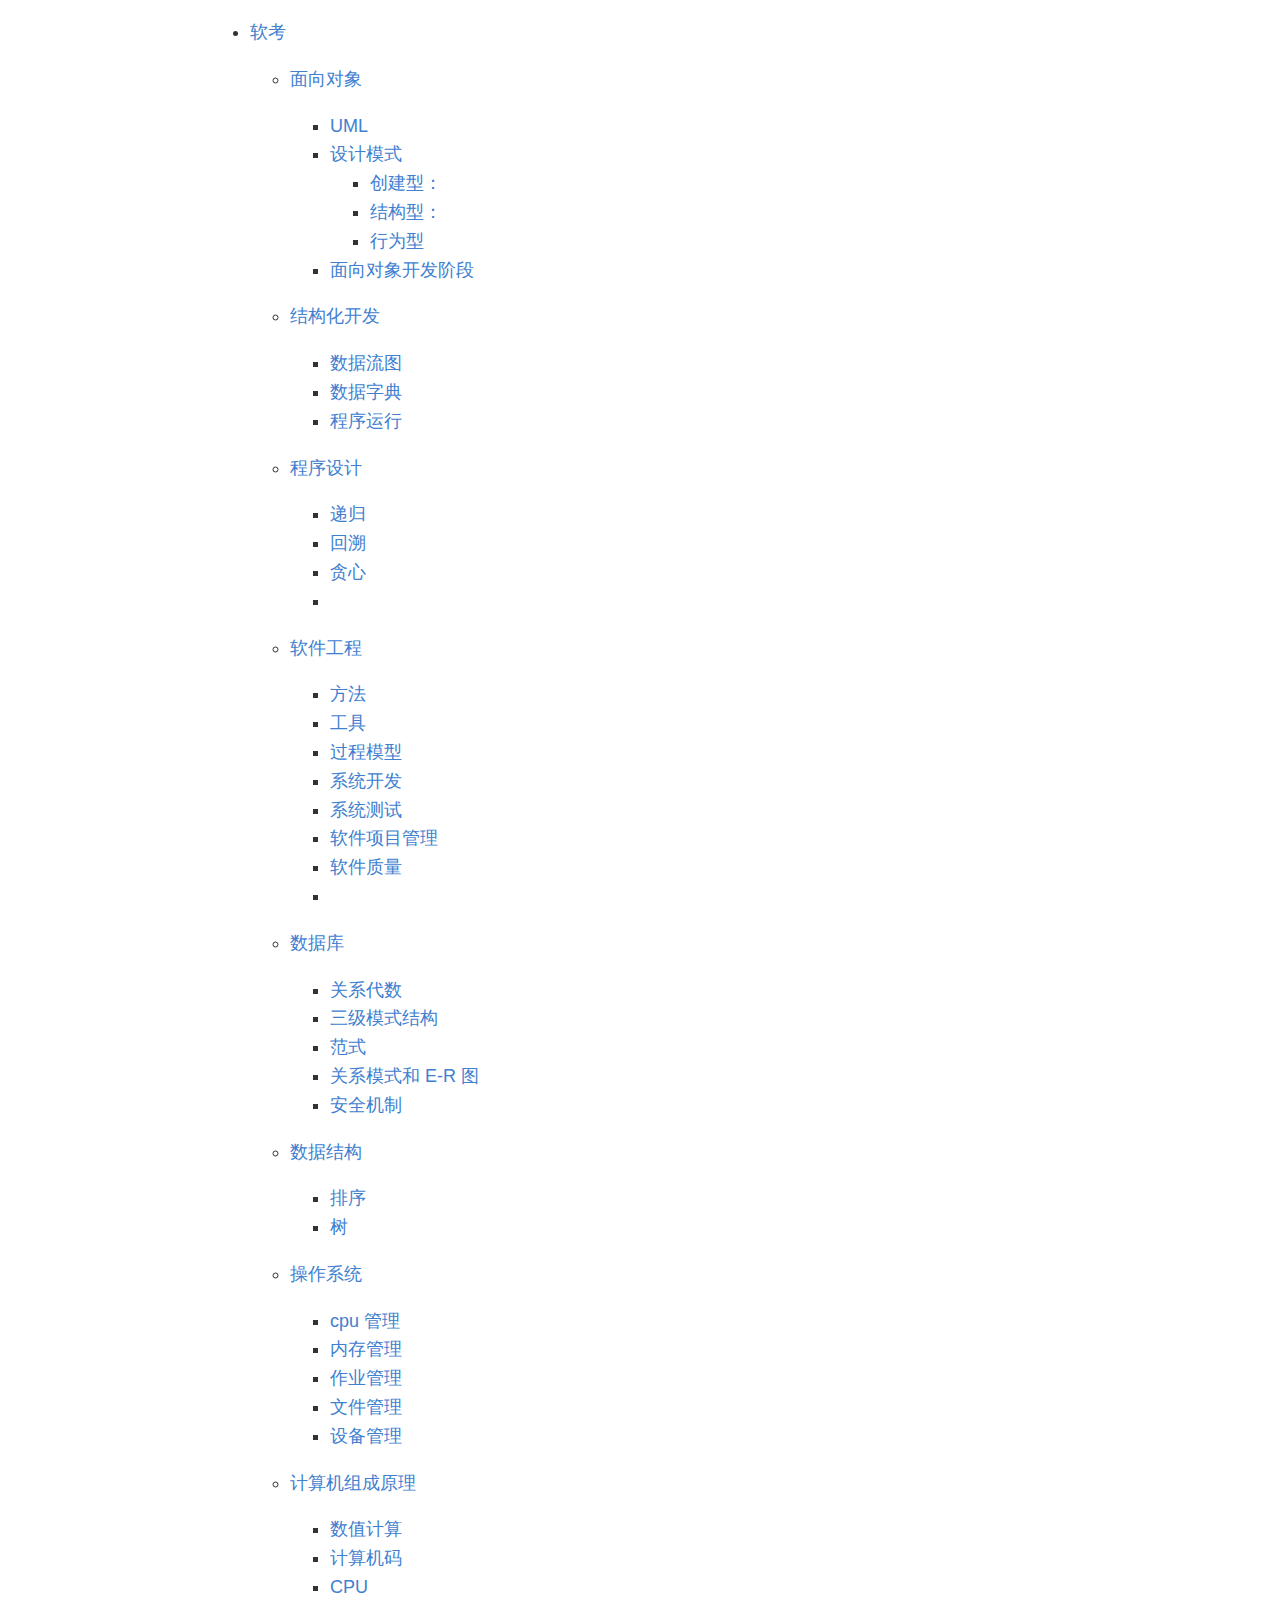
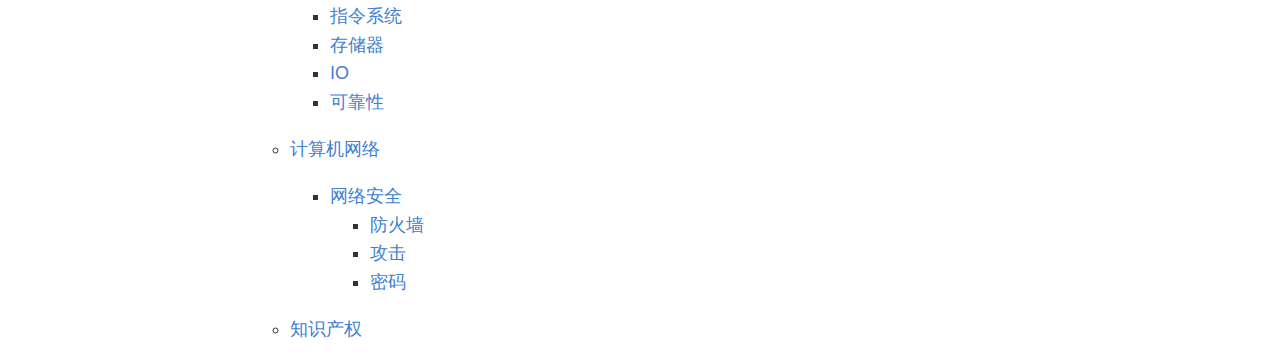
<file: note/software exam/html/Index.html>
<!DOCTYPE html>
<html>
<head>
<title>Index.md</title>
<meta http-equiv="Content-type" content="text/html;charset=UTF-8">

<style>
/*

Arduino® Light Theme - Stefania Mellai <s.mellai@arduino.cc>

*/

.hljs {
  display: block;
  overflow-x: auto;
  padding: 0.5em;
  background: #FFFFFF;
}

.hljs,
.hljs-subst {
  color: #434f54;
}

.hljs-keyword,
.hljs-attribute,
.hljs-selector-tag,
.hljs-doctag,
.hljs-name {
  color: #00979D;
}

.hljs-built_in,
.hljs-literal,
.hljs-bullet,
.hljs-code,
.hljs-addition {
  color: #D35400;
}

.hljs-regexp,
.hljs-symbol,
.hljs-variable,
.hljs-template-variable,
.hljs-link,
.hljs-selector-attr,
.hljs-selector-pseudo {
  color: #00979D;
}

.hljs-type,
.hljs-string,
.hljs-selector-id,
.hljs-selector-class,
.hljs-quote,
.hljs-template-tag,
.hljs-deletion {
  color: #005C5F;
}

.hljs-title,
.hljs-section {
  color: #880000;
  font-weight: bold;
}

.hljs-comment {
  color: rgba(149,165,166,.8);
}

.hljs-meta-keyword {
  color: #728E00;
}

.hljs-meta {
  color: #434f54;
}

.hljs-emphasis {
  font-style: italic;
}

.hljs-strong {
  font-weight: bold;
}

.hljs-function {
  color: #728E00;
}

.hljs-number {
  color: #8A7B52;  
}

</style>

<style>
/*---------------------------------------------------------------------------------------------
 *  Copyright (c) Microsoft Corporation. All rights reserved.
 *  Licensed under the MIT License. See License.txt in the project root for license information.
 *--------------------------------------------------------------------------------------------*/

body {
	font-family:   "HelveticaNeue-Light", sans-serif, "宋体","Segoe WPC", "Segoe UI", "SFUIText-Light","Droid Sans Fallback";
	font-size: 18px;
	padding: 0 12px;
	line-height: 1.6;
	word-wrap: break-word;
	color: #333333;
}

.content-wrapper{
	max-width: 860px;
    margin: 0 auto;
    padding: 0 30px;
}

#code-csp-warning {
	position: fixed;
	top: 0;
	right: 0;
	color: white;
	margin: 16px;
	text-align: center;
	font-size: 12px;
	font-family: sans-serif;
	background-color:#444444;
	cursor: pointer;
	padding: 6px;
	box-shadow: 1px 1px 1px rgba(0,0,0,.25);
}

#code-csp-warning:hover {
	text-decoration: none;
	background-color:#007acc;
	box-shadow: 2px 2px 2px rgba(0,0,0,.25);
}


body.scrollBeyondLastLine {
	margin-bottom: calc(100vh - 22px);
}

body.showEditorSelection .code-line {
	position: relative;
}

body.showEditorSelection .code-active-line:before,
body.showEditorSelection .code-line:hover:before {
	content: "";
	display: block;
	position: absolute;
	top: 0;
	left: -12px;
	height: 100%;
}

body.showEditorSelection li.code-active-line:before,
body.showEditorSelection li.code-line:hover:before {
	left: -30px;
}

.vscode-light.showEditorSelection .code-active-line:before {
	border-left: 3px solid rgba(0, 0, 0, 0.15);
}

.vscode-light.showEditorSelection .code-line:hover:before {
	border-left: 3px solid rgba(0, 0, 0, 0.40);
}

.vscode-dark.showEditorSelection .code-active-line:before {
	border-left: 3px solid rgba(255, 255, 255, 0.4);
}

.vscode-dark.showEditorSelection .code-line:hover:before {
	border-left: 3px solid rgba(255, 255, 255, 0.60);
}

.vscode-high-contrast.showEditorSelection .code-active-line:before {
	border-left: 3px solid rgba(255, 160, 0, 0.7);
}

.vscode-high-contrast.showEditorSelection .code-line:hover:before {
	border-left: 3px solid rgba(255, 160, 0, 1);
}

img {
	max-width: 100%;
	max-height: 100%;
}

a {
	color: #4080D0;
	text-decoration: none;
}

a:focus,
input:focus,
select:focus,
textarea:focus {
	outline: 1px solid -webkit-focus-ring-color;
	outline-offset: -1px;
}

hr {
	border: 0;
	height: 2px;
	border-bottom: 2px solid;
}

h1 {
	padding-bottom: 0.3em;
	line-height: 1.2;
	border-bottom: 1px solid #eee;
}


h2{
	padding-bottom: .3em;
    font-size: 2em;
    line-height: 1.225;
    border-bottom: 1px solid #eee;
}

h3{
	font-size: 1.75em;
    line-height: 1.225;
}

h1, h2, h3 {
	font-weight: bold;
}

h1 code,
h2 code,
h3 code,
h4 code,
h5 code,
h6 code {
	font-size: inherit;
	line-height: auto;
}

a:hover {
	color: #4080D0;
	text-decoration: underline;
}

table {
	border-collapse: collapse;
}

table > thead > tr > th {
	text-align: left;
	border-bottom: 1px solid;
}

table > thead > tr > th,
table > thead > tr > td,
table > tbody > tr > th,
table > tbody > tr > td {
	padding: 5px 10px;
}

table > tbody > tr + tr > td {
	border-top: 1px solid;
}

blockquote {
	margin: 0 7px 0 5px;
	padding: 0 16px 0 10px;
	border-left: 5px solid;
}

code {
	font-family: Menlo, Monaco, Consolas, "Droid Sans Mono", "Courier New", monospace, "Droid Sans Fallback";
	font-size: 14px;
	line-height: 19px;
}

body.wordWrap pre {
	white-space: pre-wrap;
}

.mac code {
	font-size: 12px;
	line-height: 18px;
}

pre:not(.hljs),
pre.hljs code > div {
	padding: 16px;
	border-radius: 3px;
	overflow: auto;
}

/** Theming */

.vscode-light,
.vscode-light pre code {
	color: rgb(30, 30, 30);
}

.vscode-dark,
.vscode-dark pre code {
	color: #DDD;
}

.vscode-high-contrast,
.vscode-high-contrast pre code {
	color: white;
}

.vscode-light code {
	color: #A31515;
}

.vscode-dark code {
	color: #D7BA7D;
}

.vscode-light pre:not(.hljs),
.vscode-light code > div {
	background-color: rgba(220, 220, 220, 0.4);
}

.vscode-dark pre:not(.hljs),
.vscode-dark code > div {
	background-color: rgba(10, 10, 10, 0.4);
}

.vscode-high-contrast pre:not(.hljs),
.vscode-high-contrast code > div {
	background-color: rgb(0, 0, 0);
}

.vscode-high-contrast h1 {
	border-color: rgb(0, 0, 0);
}

.vscode-light table > thead > tr > th {
	border-color: rgba(0, 0, 0, 0.69);
}

.vscode-dark table > thead > tr > th {
	border-color: rgba(255, 255, 255, 0.69);
}

.vscode-light h1,
.vscode-light hr,
.vscode-light table > tbody > tr + tr > td {
	border-color: rgba(0, 0, 0, 0.18);
}

.vscode-dark h1,
.vscode-dark hr,
.vscode-dark table > tbody > tr + tr > td {
	border-color: rgba(255, 255, 255, 0.18);
}

.vscode-light blockquote,
.vscode-dark blockquote {
	background: rgba(127, 127, 127, 0.1);
	border-color: rgba(0, 122, 204, 0.5);
}

.vscode-high-contrast blockquote {
	background: transparent;
	border-color: #fff;
}
</style>

<style>
pre {
	background-color: #f8f8f8;
	border: 1px solid #cccccc;
	border-radius: 3px;
	overflow-x: auto;
	white-space: pre-wrap;
	overflow-wrap: break-word;
}

pre:not(.hljs) {
	padding: 23px;
	line-height: 19px;
}

blockquote {
	background: rgba(127, 127, 127, 0.1);
	border-color: rgba(0, 122, 204, 0.5);
}

.emoji {
	height: 1.4em;
}

/* for inline code */
:not(pre):not(.hljs) > code {
	color: #C9AE75; /* Change the old color so it seems less like an error */
	font-size: inherit;
}

/* Page Break : use <div class="page"/> to insert page break
-------------------------------------------------------- */
.page {
	page-break-after: always;
}

.table-of-contents li{
	list-style-type: initial;
}
</style>

<style>
@font-face{font-family:KaTeX_AMS;font-style:normal;font-weight:400;src:url(fonts/KaTeX_AMS-Regular.woff2) format("woff2"),url(fonts/KaTeX_AMS-Regular.woff) format("woff"),url(fonts/KaTeX_AMS-Regular.ttf) format("truetype")}@font-face{font-family:KaTeX_Caligraphic;font-style:normal;font-weight:700;src:url(fonts/KaTeX_Caligraphic-Bold.woff2) format("woff2"),url(fonts/KaTeX_Caligraphic-Bold.woff) format("woff"),url(fonts/KaTeX_Caligraphic-Bold.ttf) format("truetype")}@font-face{font-family:KaTeX_Caligraphic;font-style:normal;font-weight:400;src:url(fonts/KaTeX_Caligraphic-Regular.woff2) format("woff2"),url(fonts/KaTeX_Caligraphic-Regular.woff) format("woff"),url(fonts/KaTeX_Caligraphic-Regular.ttf) format("truetype")}@font-face{font-family:KaTeX_Fraktur;font-style:normal;font-weight:700;src:url(fonts/KaTeX_Fraktur-Bold.woff2) format("woff2"),url(fonts/KaTeX_Fraktur-Bold.woff) format("woff"),url(fonts/KaTeX_Fraktur-Bold.ttf) format("truetype")}@font-face{font-family:KaTeX_Fraktur;font-style:normal;font-weight:400;src:url(fonts/KaTeX_Fraktur-Regular.woff2) format("woff2"),url(fonts/KaTeX_Fraktur-Regular.woff) format("woff"),url(fonts/KaTeX_Fraktur-Regular.ttf) format("truetype")}@font-face{font-family:KaTeX_Main;font-style:normal;font-weight:700;src:url(fonts/KaTeX_Main-Bold.woff2) format("woff2"),url(fonts/KaTeX_Main-Bold.woff) format("woff"),url(fonts/KaTeX_Main-Bold.ttf) format("truetype")}@font-face{font-family:KaTeX_Main;font-style:italic;font-weight:700;src:url(fonts/KaTeX_Main-BoldItalic.woff2) format("woff2"),url(fonts/KaTeX_Main-BoldItalic.woff) format("woff"),url(fonts/KaTeX_Main-BoldItalic.ttf) format("truetype")}@font-face{font-family:KaTeX_Main;font-style:italic;font-weight:400;src:url(fonts/KaTeX_Main-Italic.woff2) format("woff2"),url(fonts/KaTeX_Main-Italic.woff) format("woff"),url(fonts/KaTeX_Main-Italic.ttf) format("truetype")}@font-face{font-family:KaTeX_Main;font-style:normal;font-weight:400;src:url(fonts/KaTeX_Main-Regular.woff2) format("woff2"),url(fonts/KaTeX_Main-Regular.woff) format("woff"),url(fonts/KaTeX_Main-Regular.ttf) format("truetype")}@font-face{font-family:KaTeX_Math;font-style:italic;font-weight:700;src:url(fonts/KaTeX_Math-BoldItalic.woff2) format("woff2"),url(fonts/KaTeX_Math-BoldItalic.woff) format("woff"),url(fonts/KaTeX_Math-BoldItalic.ttf) format("truetype")}@font-face{font-family:KaTeX_Math;font-style:italic;font-weight:400;src:url(fonts/KaTeX_Math-Italic.woff2) format("woff2"),url(fonts/KaTeX_Math-Italic.woff) format("woff"),url(fonts/KaTeX_Math-Italic.ttf) format("truetype")}@font-face{font-family:"KaTeX_SansSerif";font-style:normal;font-weight:700;src:url(fonts/KaTeX_SansSerif-Bold.woff2) format("woff2"),url(fonts/KaTeX_SansSerif-Bold.woff) format("woff"),url(fonts/KaTeX_SansSerif-Bold.ttf) format("truetype")}@font-face{font-family:"KaTeX_SansSerif";font-style:italic;font-weight:400;src:url(fonts/KaTeX_SansSerif-Italic.woff2) format("woff2"),url(fonts/KaTeX_SansSerif-Italic.woff) format("woff"),url(fonts/KaTeX_SansSerif-Italic.ttf) format("truetype")}@font-face{font-family:"KaTeX_SansSerif";font-style:normal;font-weight:400;src:url(fonts/KaTeX_SansSerif-Regular.woff2) format("woff2"),url(fonts/KaTeX_SansSerif-Regular.woff) format("woff"),url(fonts/KaTeX_SansSerif-Regular.ttf) format("truetype")}@font-face{font-family:KaTeX_Script;font-style:normal;font-weight:400;src:url(fonts/KaTeX_Script-Regular.woff2) format("woff2"),url(fonts/KaTeX_Script-Regular.woff) format("woff"),url(fonts/KaTeX_Script-Regular.ttf) format("truetype")}@font-face{font-family:KaTeX_Size1;font-style:normal;font-weight:400;src:url(fonts/KaTeX_Size1-Regular.woff2) format("woff2"),url(fonts/KaTeX_Size1-Regular.woff) format("woff"),url(fonts/KaTeX_Size1-Regular.ttf) format("truetype")}@font-face{font-family:KaTeX_Size2;font-style:normal;font-weight:400;src:url(fonts/KaTeX_Size2-Regular.woff2) format("woff2"),url(fonts/KaTeX_Size2-Regular.woff) format("woff"),url(fonts/KaTeX_Size2-Regular.ttf) format("truetype")}@font-face{font-family:KaTeX_Size3;font-style:normal;font-weight:400;src:url(fonts/KaTeX_Size3-Regular.woff2) format("woff2"),url(fonts/KaTeX_Size3-Regular.woff) format("woff"),url(fonts/KaTeX_Size3-Regular.ttf) format("truetype")}@font-face{font-family:KaTeX_Size4;font-style:normal;font-weight:400;src:url(fonts/KaTeX_Size4-Regular.woff2) format("woff2"),url(fonts/KaTeX_Size4-Regular.woff) format("woff"),url(fonts/KaTeX_Size4-Regular.ttf) format("truetype")}@font-face{font-family:KaTeX_Typewriter;font-style:normal;font-weight:400;src:url(fonts/KaTeX_Typewriter-Regular.woff2) format("woff2"),url(fonts/KaTeX_Typewriter-Regular.woff) format("woff"),url(fonts/KaTeX_Typewriter-Regular.ttf) format("truetype")}.katex{text-rendering:auto;font:normal 1.21em KaTeX_Main,Times New Roman,serif;line-height:1.2;text-indent:0}.katex *{-ms-high-contrast-adjust:none!important;border-color:currentColor}.katex .katex-version:after{content:"0.16.2"}.katex .katex-mathml{clip:rect(1px,1px,1px,1px);border:0;height:1px;overflow:hidden;padding:0;position:absolute;width:1px}.katex .katex-html>.newline{display:block}.katex .base{position:relative;white-space:nowrap;width:-webkit-min-content;width:-moz-min-content;width:min-content}.katex .base,.katex .strut{display:inline-block}.katex .textbf{font-weight:700}.katex .textit{font-style:italic}.katex .textrm{font-family:KaTeX_Main}.katex .textsf{font-family:KaTeX_SansSerif}.katex .texttt{font-family:KaTeX_Typewriter}.katex .mathnormal{font-family:KaTeX_Math;font-style:italic}.katex .mathit{font-family:KaTeX_Main;font-style:italic}.katex .mathrm{font-style:normal}.katex .mathbf{font-family:KaTeX_Main;font-weight:700}.katex .boldsymbol{font-family:KaTeX_Math;font-style:italic;font-weight:700}.katex .amsrm,.katex .mathbb,.katex .textbb{font-family:KaTeX_AMS}.katex .mathcal{font-family:KaTeX_Caligraphic}.katex .mathfrak,.katex .textfrak{font-family:KaTeX_Fraktur}.katex .mathtt{font-family:KaTeX_Typewriter}.katex .mathscr,.katex .textscr{font-family:KaTeX_Script}.katex .mathsf,.katex .textsf{font-family:KaTeX_SansSerif}.katex .mathboldsf,.katex .textboldsf{font-family:KaTeX_SansSerif;font-weight:700}.katex .mathitsf,.katex .textitsf{font-family:KaTeX_SansSerif;font-style:italic}.katex .mainrm{font-family:KaTeX_Main;font-style:normal}.katex .vlist-t{border-collapse:collapse;display:inline-table;table-layout:fixed}.katex .vlist-r{display:table-row}.katex .vlist{display:table-cell;position:relative;vertical-align:bottom}.katex .vlist>span{display:block;height:0;position:relative}.katex .vlist>span>span{display:inline-block}.katex .vlist>span>.pstrut{overflow:hidden;width:0}.katex .vlist-t2{margin-right:-2px}.katex .vlist-s{display:table-cell;font-size:1px;min-width:2px;vertical-align:bottom;width:2px}.katex .vbox{align-items:baseline;display:inline-flex;flex-direction:column}.katex .hbox{width:100%}.katex .hbox,.katex .thinbox{display:inline-flex;flex-direction:row}.katex .thinbox{max-width:0;width:0}.katex .msupsub{text-align:left}.katex .mfrac>span>span{text-align:center}.katex .mfrac .frac-line{border-bottom-style:solid;display:inline-block;width:100%}.katex .hdashline,.katex .hline,.katex .mfrac .frac-line,.katex .overline .overline-line,.katex .rule,.katex .underline .underline-line{min-height:1px}.katex .mspace{display:inline-block}.katex .clap,.katex .llap,.katex .rlap{position:relative;width:0}.katex .clap>.inner,.katex .llap>.inner,.katex .rlap>.inner{position:absolute}.katex .clap>.fix,.katex .llap>.fix,.katex .rlap>.fix{display:inline-block}.katex .llap>.inner{right:0}.katex .clap>.inner,.katex .rlap>.inner{left:0}.katex .clap>.inner>span{margin-left:-50%;margin-right:50%}.katex .rule{border:0 solid;display:inline-block;position:relative}.katex .hline,.katex .overline .overline-line,.katex .underline .underline-line{border-bottom-style:solid;display:inline-block;width:100%}.katex .hdashline{border-bottom-style:dashed;display:inline-block;width:100%}.katex .sqrt>.root{margin-left:.27777778em;margin-right:-.55555556em}.katex .fontsize-ensurer.reset-size1.size1,.katex .sizing.reset-size1.size1{font-size:1em}.katex .fontsize-ensurer.reset-size1.size2,.katex .sizing.reset-size1.size2{font-size:1.2em}.katex .fontsize-ensurer.reset-size1.size3,.katex .sizing.reset-size1.size3{font-size:1.4em}.katex .fontsize-ensurer.reset-size1.size4,.katex .sizing.reset-size1.size4{font-size:1.6em}.katex .fontsize-ensurer.reset-size1.size5,.katex .sizing.reset-size1.size5{font-size:1.8em}.katex .fontsize-ensurer.reset-size1.size6,.katex .sizing.reset-size1.size6{font-size:2em}.katex .fontsize-ensurer.reset-size1.size7,.katex .sizing.reset-size1.size7{font-size:2.4em}.katex .fontsize-ensurer.reset-size1.size8,.katex .sizing.reset-size1.size8{font-size:2.88em}.katex .fontsize-ensurer.reset-size1.size9,.katex .sizing.reset-size1.size9{font-size:3.456em}.katex .fontsize-ensurer.reset-size1.size10,.katex .sizing.reset-size1.size10{font-size:4.148em}.katex .fontsize-ensurer.reset-size1.size11,.katex .sizing.reset-size1.size11{font-size:4.976em}.katex .fontsize-ensurer.reset-size2.size1,.katex .sizing.reset-size2.size1{font-size:.83333333em}.katex .fontsize-ensurer.reset-size2.size2,.katex .sizing.reset-size2.size2{font-size:1em}.katex .fontsize-ensurer.reset-size2.size3,.katex .sizing.reset-size2.size3{font-size:1.16666667em}.katex .fontsize-ensurer.reset-size2.size4,.katex .sizing.reset-size2.size4{font-size:1.33333333em}.katex .fontsize-ensurer.reset-size2.size5,.katex .sizing.reset-size2.size5{font-size:1.5em}.katex .fontsize-ensurer.reset-size2.size6,.katex .sizing.reset-size2.size6{font-size:1.66666667em}.katex .fontsize-ensurer.reset-size2.size7,.katex .sizing.reset-size2.size7{font-size:2em}.katex .fontsize-ensurer.reset-size2.size8,.katex .sizing.reset-size2.size8{font-size:2.4em}.katex .fontsize-ensurer.reset-size2.size9,.katex .sizing.reset-size2.size9{font-size:2.88em}.katex .fontsize-ensurer.reset-size2.size10,.katex .sizing.reset-size2.size10{font-size:3.45666667em}.katex .fontsize-ensurer.reset-size2.size11,.katex .sizing.reset-size2.size11{font-size:4.14666667em}.katex .fontsize-ensurer.reset-size3.size1,.katex .sizing.reset-size3.size1{font-size:.71428571em}.katex .fontsize-ensurer.reset-size3.size2,.katex .sizing.reset-size3.size2{font-size:.85714286em}.katex .fontsize-ensurer.reset-size3.size3,.katex .sizing.reset-size3.size3{font-size:1em}.katex .fontsize-ensurer.reset-size3.size4,.katex .sizing.reset-size3.size4{font-size:1.14285714em}.katex .fontsize-ensurer.reset-size3.size5,.katex .sizing.reset-size3.size5{font-size:1.28571429em}.katex .fontsize-ensurer.reset-size3.size6,.katex .sizing.reset-size3.size6{font-size:1.42857143em}.katex .fontsize-ensurer.reset-size3.size7,.katex .sizing.reset-size3.size7{font-size:1.71428571em}.katex .fontsize-ensurer.reset-size3.size8,.katex .sizing.reset-size3.size8{font-size:2.05714286em}.katex .fontsize-ensurer.reset-size3.size9,.katex .sizing.reset-size3.size9{font-size:2.46857143em}.katex .fontsize-ensurer.reset-size3.size10,.katex .sizing.reset-size3.size10{font-size:2.96285714em}.katex .fontsize-ensurer.reset-size3.size11,.katex .sizing.reset-size3.size11{font-size:3.55428571em}.katex .fontsize-ensurer.reset-size4.size1,.katex .sizing.reset-size4.size1{font-size:.625em}.katex .fontsize-ensurer.reset-size4.size2,.katex .sizing.reset-size4.size2{font-size:.75em}.katex .fontsize-ensurer.reset-size4.size3,.katex .sizing.reset-size4.size3{font-size:.875em}.katex .fontsize-ensurer.reset-size4.size4,.katex .sizing.reset-size4.size4{font-size:1em}.katex .fontsize-ensurer.reset-size4.size5,.katex .sizing.reset-size4.size5{font-size:1.125em}.katex .fontsize-ensurer.reset-size4.size6,.katex .sizing.reset-size4.size6{font-size:1.25em}.katex .fontsize-ensurer.reset-size4.size7,.katex .sizing.reset-size4.size7{font-size:1.5em}.katex .fontsize-ensurer.reset-size4.size8,.katex .sizing.reset-size4.size8{font-size:1.8em}.katex .fontsize-ensurer.reset-size4.size9,.katex .sizing.reset-size4.size9{font-size:2.16em}.katex .fontsize-ensurer.reset-size4.size10,.katex .sizing.reset-size4.size10{font-size:2.5925em}.katex .fontsize-ensurer.reset-size4.size11,.katex .sizing.reset-size4.size11{font-size:3.11em}.katex .fontsize-ensurer.reset-size5.size1,.katex .sizing.reset-size5.size1{font-size:.55555556em}.katex .fontsize-ensurer.reset-size5.size2,.katex .sizing.reset-size5.size2{font-size:.66666667em}.katex .fontsize-ensurer.reset-size5.size3,.katex .sizing.reset-size5.size3{font-size:.77777778em}.katex .fontsize-ensurer.reset-size5.size4,.katex .sizing.reset-size5.size4{font-size:.88888889em}.katex .fontsize-ensurer.reset-size5.size5,.katex .sizing.reset-size5.size5{font-size:1em}.katex .fontsize-ensurer.reset-size5.size6,.katex .sizing.reset-size5.size6{font-size:1.11111111em}.katex .fontsize-ensurer.reset-size5.size7,.katex .sizing.reset-size5.size7{font-size:1.33333333em}.katex .fontsize-ensurer.reset-size5.size8,.katex .sizing.reset-size5.size8{font-size:1.6em}.katex .fontsize-ensurer.reset-size5.size9,.katex .sizing.reset-size5.size9{font-size:1.92em}.katex .fontsize-ensurer.reset-size5.size10,.katex .sizing.reset-size5.size10{font-size:2.30444444em}.katex .fontsize-ensurer.reset-size5.size11,.katex .sizing.reset-size5.size11{font-size:2.76444444em}.katex .fontsize-ensurer.reset-size6.size1,.katex .sizing.reset-size6.size1{font-size:.5em}.katex .fontsize-ensurer.reset-size6.size2,.katex .sizing.reset-size6.size2{font-size:.6em}.katex .fontsize-ensurer.reset-size6.size3,.katex .sizing.reset-size6.size3{font-size:.7em}.katex .fontsize-ensurer.reset-size6.size4,.katex .sizing.reset-size6.size4{font-size:.8em}.katex .fontsize-ensurer.reset-size6.size5,.katex .sizing.reset-size6.size5{font-size:.9em}.katex .fontsize-ensurer.reset-size6.size6,.katex .sizing.reset-size6.size6{font-size:1em}.katex .fontsize-ensurer.reset-size6.size7,.katex .sizing.reset-size6.size7{font-size:1.2em}.katex .fontsize-ensurer.reset-size6.size8,.katex .sizing.reset-size6.size8{font-size:1.44em}.katex .fontsize-ensurer.reset-size6.size9,.katex .sizing.reset-size6.size9{font-size:1.728em}.katex .fontsize-ensurer.reset-size6.size10,.katex .sizing.reset-size6.size10{font-size:2.074em}.katex .fontsize-ensurer.reset-size6.size11,.katex .sizing.reset-size6.size11{font-size:2.488em}.katex .fontsize-ensurer.reset-size7.size1,.katex .sizing.reset-size7.size1{font-size:.41666667em}.katex .fontsize-ensurer.reset-size7.size2,.katex .sizing.reset-size7.size2{font-size:.5em}.katex .fontsize-ensurer.reset-size7.size3,.katex .sizing.reset-size7.size3{font-size:.58333333em}.katex .fontsize-ensurer.reset-size7.size4,.katex .sizing.reset-size7.size4{font-size:.66666667em}.katex .fontsize-ensurer.reset-size7.size5,.katex .sizing.reset-size7.size5{font-size:.75em}.katex .fontsize-ensurer.reset-size7.size6,.katex .sizing.reset-size7.size6{font-size:.83333333em}.katex .fontsize-ensurer.reset-size7.size7,.katex .sizing.reset-size7.size7{font-size:1em}.katex .fontsize-ensurer.reset-size7.size8,.katex .sizing.reset-size7.size8{font-size:1.2em}.katex .fontsize-ensurer.reset-size7.size9,.katex .sizing.reset-size7.size9{font-size:1.44em}.katex .fontsize-ensurer.reset-size7.size10,.katex .sizing.reset-size7.size10{font-size:1.72833333em}.katex .fontsize-ensurer.reset-size7.size11,.katex .sizing.reset-size7.size11{font-size:2.07333333em}.katex .fontsize-ensurer.reset-size8.size1,.katex .sizing.reset-size8.size1{font-size:.34722222em}.katex .fontsize-ensurer.reset-size8.size2,.katex .sizing.reset-size8.size2{font-size:.41666667em}.katex .fontsize-ensurer.reset-size8.size3,.katex .sizing.reset-size8.size3{font-size:.48611111em}.katex .fontsize-ensurer.reset-size8.size4,.katex .sizing.reset-size8.size4{font-size:.55555556em}.katex .fontsize-ensurer.reset-size8.size5,.katex .sizing.reset-size8.size5{font-size:.625em}.katex .fontsize-ensurer.reset-size8.size6,.katex .sizing.reset-size8.size6{font-size:.69444444em}.katex .fontsize-ensurer.reset-size8.size7,.katex .sizing.reset-size8.size7{font-size:.83333333em}.katex .fontsize-ensurer.reset-size8.size8,.katex .sizing.reset-size8.size8{font-size:1em}.katex .fontsize-ensurer.reset-size8.size9,.katex .sizing.reset-size8.size9{font-size:1.2em}.katex .fontsize-ensurer.reset-size8.size10,.katex .sizing.reset-size8.size10{font-size:1.44027778em}.katex .fontsize-ensurer.reset-size8.size11,.katex .sizing.reset-size8.size11{font-size:1.72777778em}.katex .fontsize-ensurer.reset-size9.size1,.katex .sizing.reset-size9.size1{font-size:.28935185em}.katex .fontsize-ensurer.reset-size9.size2,.katex .sizing.reset-size9.size2{font-size:.34722222em}.katex .fontsize-ensurer.reset-size9.size3,.katex .sizing.reset-size9.size3{font-size:.40509259em}.katex .fontsize-ensurer.reset-size9.size4,.katex .sizing.reset-size9.size4{font-size:.46296296em}.katex .fontsize-ensurer.reset-size9.size5,.katex .sizing.reset-size9.size5{font-size:.52083333em}.katex .fontsize-ensurer.reset-size9.size6,.katex .sizing.reset-size9.size6{font-size:.5787037em}.katex .fontsize-ensurer.reset-size9.size7,.katex .sizing.reset-size9.size7{font-size:.69444444em}.katex .fontsize-ensurer.reset-size9.size8,.katex .sizing.reset-size9.size8{font-size:.83333333em}.katex .fontsize-ensurer.reset-size9.size9,.katex .sizing.reset-size9.size9{font-size:1em}.katex .fontsize-ensurer.reset-size9.size10,.katex .sizing.reset-size9.size10{font-size:1.20023148em}.katex .fontsize-ensurer.reset-size9.size11,.katex .sizing.reset-size9.size11{font-size:1.43981481em}.katex .fontsize-ensurer.reset-size10.size1,.katex .sizing.reset-size10.size1{font-size:.24108004em}.katex .fontsize-ensurer.reset-size10.size2,.katex .sizing.reset-size10.size2{font-size:.28929605em}.katex .fontsize-ensurer.reset-size10.size3,.katex .sizing.reset-size10.size3{font-size:.33751205em}.katex .fontsize-ensurer.reset-size10.size4,.katex .sizing.reset-size10.size4{font-size:.38572806em}.katex .fontsize-ensurer.reset-size10.size5,.katex .sizing.reset-size10.size5{font-size:.43394407em}.katex .fontsize-ensurer.reset-size10.size6,.katex .sizing.reset-size10.size6{font-size:.48216008em}.katex .fontsize-ensurer.reset-size10.size7,.katex .sizing.reset-size10.size7{font-size:.57859209em}.katex .fontsize-ensurer.reset-size10.size8,.katex .sizing.reset-size10.size8{font-size:.69431051em}.katex .fontsize-ensurer.reset-size10.size9,.katex .sizing.reset-size10.size9{font-size:.83317261em}.katex .fontsize-ensurer.reset-size10.size10,.katex .sizing.reset-size10.size10{font-size:1em}.katex .fontsize-ensurer.reset-size10.size11,.katex .sizing.reset-size10.size11{font-size:1.19961427em}.katex .fontsize-ensurer.reset-size11.size1,.katex .sizing.reset-size11.size1{font-size:.20096463em}.katex .fontsize-ensurer.reset-size11.size2,.katex .sizing.reset-size11.size2{font-size:.24115756em}.katex .fontsize-ensurer.reset-size11.size3,.katex .sizing.reset-size11.size3{font-size:.28135048em}.katex .fontsize-ensurer.reset-size11.size4,.katex .sizing.reset-size11.size4{font-size:.32154341em}.katex .fontsize-ensurer.reset-size11.size5,.katex .sizing.reset-size11.size5{font-size:.36173633em}.katex .fontsize-ensurer.reset-size11.size6,.katex .sizing.reset-size11.size6{font-size:.40192926em}.katex .fontsize-ensurer.reset-size11.size7,.katex .sizing.reset-size11.size7{font-size:.48231511em}.katex .fontsize-ensurer.reset-size11.size8,.katex .sizing.reset-size11.size8{font-size:.57877814em}.katex .fontsize-ensurer.reset-size11.size9,.katex .sizing.reset-size11.size9{font-size:.69453376em}.katex .fontsize-ensurer.reset-size11.size10,.katex .sizing.reset-size11.size10{font-size:.83360129em}.katex .fontsize-ensurer.reset-size11.size11,.katex .sizing.reset-size11.size11{font-size:1em}.katex .delimsizing.size1{font-family:KaTeX_Size1}.katex .delimsizing.size2{font-family:KaTeX_Size2}.katex .delimsizing.size3{font-family:KaTeX_Size3}.katex .delimsizing.size4{font-family:KaTeX_Size4}.katex .delimsizing.mult .delim-size1>span{font-family:KaTeX_Size1}.katex .delimsizing.mult .delim-size4>span{font-family:KaTeX_Size4}.katex .nulldelimiter{display:inline-block;width:.12em}.katex .delimcenter,.katex .op-symbol{position:relative}.katex .op-symbol.small-op{font-family:KaTeX_Size1}.katex .op-symbol.large-op{font-family:KaTeX_Size2}.katex .accent>.vlist-t,.katex .op-limits>.vlist-t{text-align:center}.katex .accent .accent-body{position:relative}.katex .accent .accent-body:not(.accent-full){width:0}.katex .overlay{display:block}.katex .mtable .vertical-separator{display:inline-block;min-width:1px}.katex .mtable .arraycolsep{display:inline-block}.katex .mtable .col-align-c>.vlist-t{text-align:center}.katex .mtable .col-align-l>.vlist-t{text-align:left}.katex .mtable .col-align-r>.vlist-t{text-align:right}.katex .svg-align{text-align:left}.katex svg{fill:currentColor;stroke:currentColor;fill-rule:nonzero;fill-opacity:1;stroke-width:1;stroke-linecap:butt;stroke-linejoin:miter;stroke-miterlimit:4;stroke-dasharray:none;stroke-dashoffset:0;stroke-opacity:1;display:block;height:inherit;position:absolute;width:100%}.katex svg path{stroke:none}.katex img{border-style:none;max-height:none;max-width:none;min-height:0;min-width:0}.katex .stretchy{display:block;overflow:hidden;position:relative;width:100%}.katex .stretchy:after,.katex .stretchy:before{content:""}.katex .hide-tail{overflow:hidden;position:relative;width:100%}.katex .halfarrow-left{left:0;overflow:hidden;position:absolute;width:50.2%}.katex .halfarrow-right{overflow:hidden;position:absolute;right:0;width:50.2%}.katex .brace-left{left:0;overflow:hidden;position:absolute;width:25.1%}.katex .brace-center{left:25%;overflow:hidden;position:absolute;width:50%}.katex .brace-right{overflow:hidden;position:absolute;right:0;width:25.1%}.katex .x-arrow-pad{padding:0 .5em}.katex .cd-arrow-pad{padding:0 .55556em 0 .27778em}.katex .mover,.katex .munder,.katex .x-arrow{text-align:center}.katex .boxpad{padding:0 .3em}.katex .fbox,.katex .fcolorbox{border:.04em solid;box-sizing:border-box}.katex .cancel-pad{padding:0 .2em}.katex .cancel-lap{margin-left:-.2em;margin-right:-.2em}.katex .sout{border-bottom-style:solid;border-bottom-width:.08em}.katex .angl{border-right:.049em solid;border-top:.049em solid;box-sizing:border-box;margin-right:.03889em}.katex .anglpad{padding:0 .03889em}.katex .eqn-num:before{content:"(" counter(katexEqnNo) ")";counter-increment:katexEqnNo}.katex .mml-eqn-num:before{content:"(" counter(mmlEqnNo) ")";counter-increment:mmlEqnNo}.katex .mtr-glue{width:50%}.katex .cd-vert-arrow{display:inline-block;position:relative}.katex .cd-label-left{display:inline-block;position:absolute;right:calc(50% + .3em);text-align:left}.katex .cd-label-right{display:inline-block;left:calc(50% + .3em);position:absolute;text-align:right}.katex-display{display:block;margin:1em 0;text-align:center}.katex-display>.katex{display:block;text-align:center;white-space:nowrap}.katex-display>.katex>.katex-html{display:block;position:relative}.katex-display>.katex>.katex-html>.tag{position:absolute;right:0}.katex-display.leqno>.katex>.katex-html>.tag{left:0;right:auto}.katex-display.fleqn>.katex{padding-left:2em;text-align:left}body{counter-reset:katexEqnNo mmlEqnNo}

</style>

</head>
<body>
    <div class="content-wrapper">
        <ul>
<li>
<p><a href="#%E8%BD%AF%E8%80%83">软考</a></p>
<ul>
<li>
<p><a href="OOPSD.md#%E9%9D%A2%E5%90%91%E5%AF%B9%E8%B1%A1">面向对象</a></p>
<ul>
<li><a href="OOPSD.md#uml">UML</a></li>
<li><a href="OOPSD.md#%E8%AE%BE%E8%AE%A1%E6%A8%A1%E5%BC%8F">设计模式</a>
<ul>
<li><a href="OOPSD.md#%E5%88%9B%E5%BB%BA%E5%9E%8B">创建型：</a></li>
<li><a href="OOPSD.md#%E7%BB%93%E6%9E%84%E5%9E%8B">结构型：</a></li>
<li><a href="OOPSD.md#%E8%A1%8C%E4%B8%BA%E5%9E%8B">行为型</a></li>
</ul>
</li>
<li><a href="OOPSD.md#%E9%9D%A2%E5%90%91%E5%AF%B9%E8%B1%A1%E5%BC%80%E5%8F%91%E9%98%B6%E6%AE%B5">面向对象开发阶段</a></li>
</ul>
</li>
<li>
<p><a href="OOPSD.md#%E7%BB%93%E6%9E%84%E5%8C%96%E5%BC%80%E5%8F%91">结构化开发</a></p>
<ul>
<li><a href="OOPSD.md#%E6%95%B0%E6%8D%AE%E6%B5%81%E5%9B%BE">数据流图</a></li>
<li><a href="OOPSD.md#%E6%95%B0%E6%8D%AE%E5%AD%97%E5%85%B8">数据字典</a></li>
<li><a href="OOPSD.md#%E7%A8%8B%E5%BA%8F%E8%BF%90%E8%A1%8C">程序运行</a></li>
</ul>
</li>
<li>
<p><a href="OOPSD.md##%E7%A8%8B%E5%BA%8F%E8%AE%BE%E8%AE%A1">程序设计</a></p>
<ul>
<li><a href="OOPSD.md#%E9%80%92%E5%BD%92">递归</a></li>
<li><a href="OOPSD.md#%E5%9B%9E%E6%BA%AF">回溯</a></li>
<li><a href="OOPSD.md#%E8%B4%AA%E5%BF%83">贪心</a></li>
<li></li>
</ul>
</li>
<li>
<p><a href="SE.md#%E8%BD%AF%E4%BB%B6%E5%B7%A5%E7%A8%8B">软件工程</a></p>
<ul>
<li><a href="SE.md#%E6%96%B9%E6%B3%95">方法</a></li>
<li><a href="SE.md#%E5%B7%A5%E5%85%B7">工具</a></li>
<li><a href="SE.md#%E8%BF%87%E7%A8%8B%E6%A8%A1%E5%9E%8B">过程模型</a></li>
<li><a href="SE.md#%E7%B3%BB%E7%BB%9F%E5%BC%80%E5%8F%91">系统开发</a></li>
<li><a href="SE.md#%E7%B3%BB%E7%BB%9F%E6%B5%8B%E8%AF%95">系统测试</a></li>
<li><a href="SE.md#%E8%BD%AF%E4%BB%B6%E9%A1%B9%E7%9B%AE%E7%AE%A1%E7%90%86">软件项目管理</a></li>
<li><a href="SE.md#%E8%BD%AF%E4%BB%B6%E8%B4%A8%E9%87%8F">软件质量</a></li>
<li></li>
</ul>
</li>
<li>
<p><a href="DB.md#%E6%95%B0%E6%8D%AE%E5%BA%93">数据库</a></p>
<ul>
<li><a href="DB.md#%E5%85%B3%E7%B3%BB%E4%BB%A3%E6%95%B0">关系代数</a></li>
<li><a href="DB.md#%E4%B8%89%E7%BA%A7%E6%A8%A1%E5%BC%8F%E7%BB%93%E6%9E%84">三级模式结构</a></li>
<li><a href="DB.md#%E8%8C%83%E5%BC%8F">范式</a></li>
<li><a href="DB.md#%E5%85%B3%E7%B3%BB%E6%A8%A1%E5%BC%8F%E5%92%8C-e-r-%E5%9B%BE">关系模式和 E-R 图</a></li>
<li><a href="DB.md#%E5%AE%89%E5%85%A8%E6%9C%BA%E5%88%B6">安全机制</a></li>
</ul>
</li>
<li>
<p><a href="DS.md#%E6%95%B0%E6%8D%AE%E7%BB%93%E6%9E%84">数据结构</a></p>
<ul>
<li><a href="DS.md#%E6%8E%92%E5%BA%8F">排序</a></li>
<li><a href="DS.md#%E6%A0%91">树</a></li>
</ul>
</li>
<li>
<p><a href="OS.md#%E6%93%8D%E4%BD%9C%E7%B3%BB%E7%BB%9F">操作系统</a></p>
<ul>
<li><a href="OS.md#cpu-%E7%AE%A1%E7%90%86">cpu 管理</a></li>
<li><a href="OS.md#%E5%86%85%E5%AD%98%E7%AE%A1%E7%90%86">内存管理</a></li>
<li><a href="OS.md#%E4%BD%9C%E4%B8%9A%E7%AE%A1%E7%90%86">作业管理</a></li>
<li><a href="OS.md#%E6%96%87%E4%BB%B6%E7%AE%A1%E7%90%86">文件管理</a></li>
<li><a href="OS.md#%E8%AE%BE%E5%A4%87%E7%AE%A1%E7%90%86">设备管理</a></li>
</ul>
</li>
<li>
<p><a href="CC.md#%E8%AE%A1%E7%AE%97%E6%9C%BA%E7%BB%84%E6%88%90%E5%8E%9F%E7%90%86">计算机组成原理</a></p>
<ul>
<li><a href="CC.md#%E6%95%B0%E5%80%BC%E8%AE%A1%E7%AE%97">数值计算</a></li>
<li><a href="CC.md#%E8%AE%A1%E7%AE%97%E6%9C%BA%E7%A0%81">计算机码</a></li>
<li><a href="CC.md#cpu">CPU</a></li>
<li><a href="CC.md#%E6%8C%87%E4%BB%A4%E7%B3%BB%E7%BB%9F">指令系统</a></li>
<li><a href="CC.md#%E5%AD%98%E5%82%A8%E5%99%A8">存储器</a></li>
<li><a href="CC.md#io">IO</a></li>
<li><a href="CC.md#%E5%8F%AF%E9%9D%A0%E6%80%A7">可靠性</a></li>
</ul>
</li>
<li>
<p><a href="CN.md#%E8%AE%A1%E7%AE%97%E6%9C%BA%E7%BD%91%E7%BB%9C">计算机网络</a></p>
<ul>
<li><a href="CN.md#%E7%BD%91%E7%BB%9C%E5%AE%89%E5%85%A8">网络安全</a>
<ul>
<li><a href="CN.md#%E9%98%B2%E7%81%AB%E5%A2%99">防火墙</a></li>
<li><a href="CN.md#%E6%94%BB%E5%87%BB">攻击</a></li>
<li><a href="CN.md#%E5%AF%86%E7%A0%81">密码</a></li>
</ul>
</li>
</ul>
</li>
<li>
<p><a href="Other.md#%E7%9F%A5%E8%AF%86%E4%BA%A7%E6%9D%83">知识产权</a></p>
</li>
</ul>
</li>
</ul>

    </div>
</body>
</html>
</file>
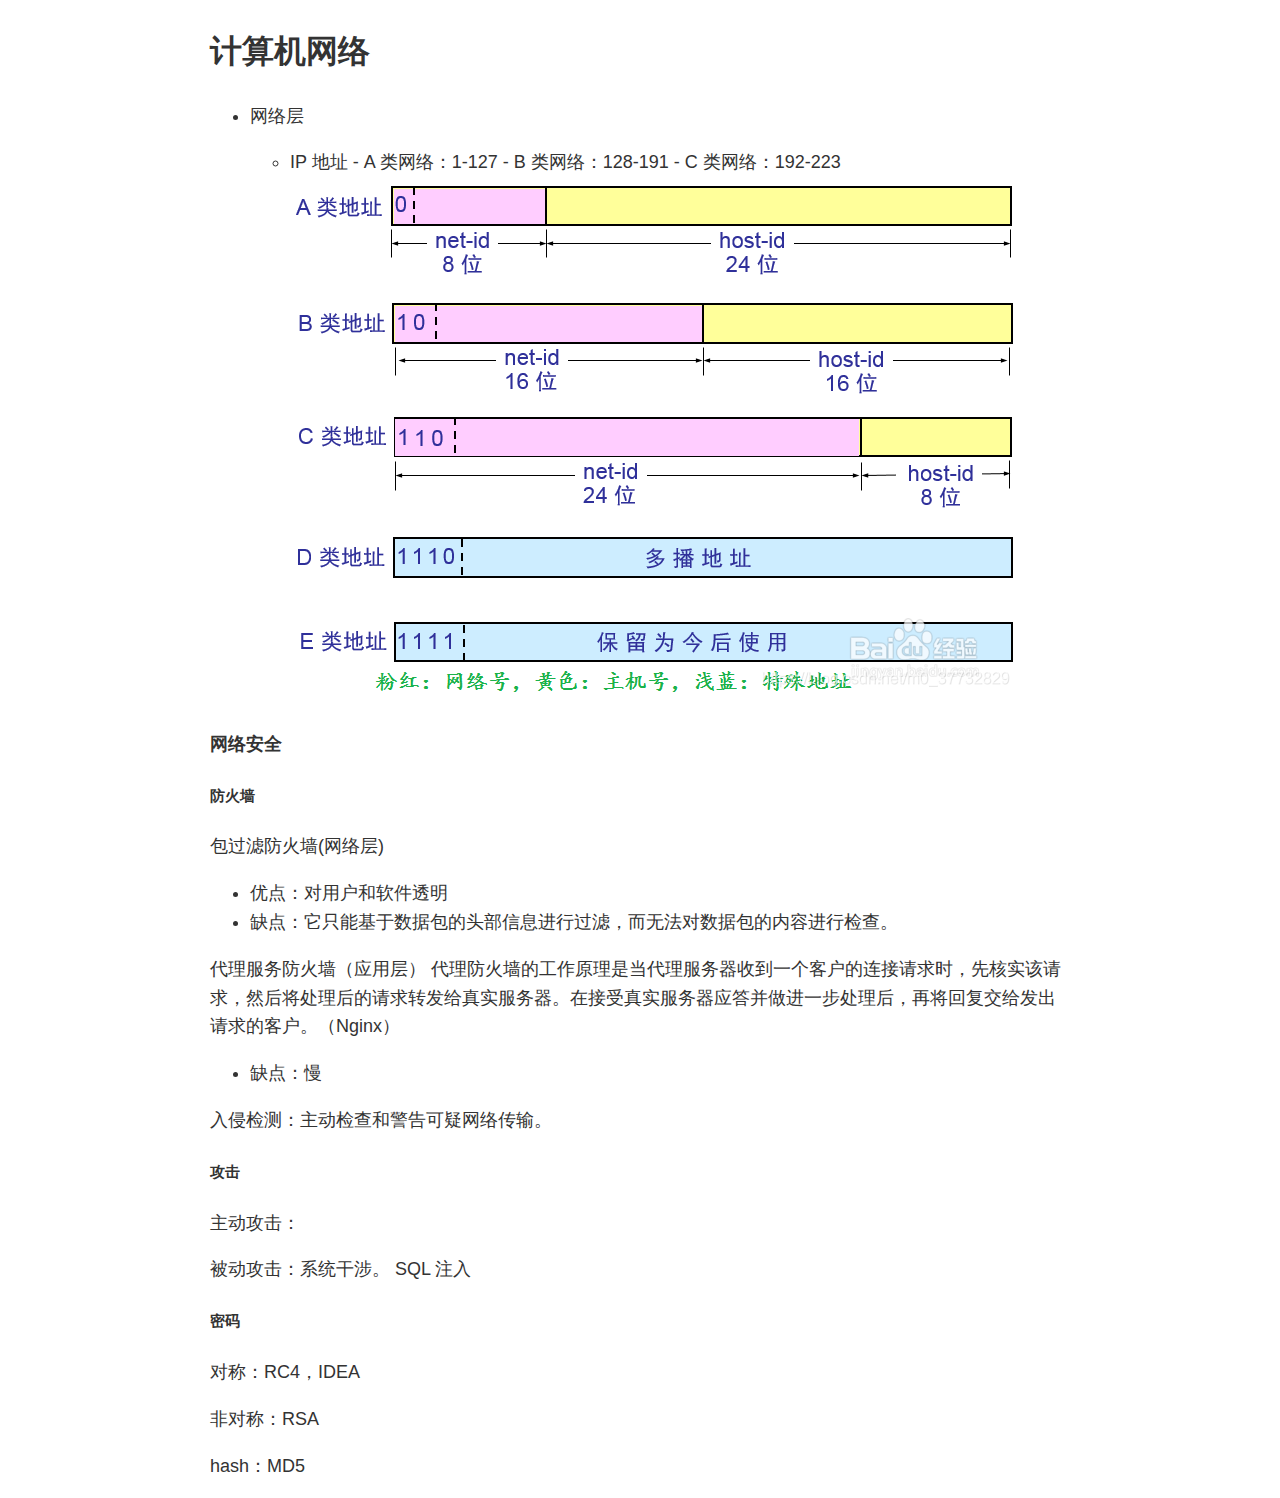
<file: note/software exam/html/CN.html>
<!DOCTYPE html>
<html>
<head>
<title>CN.md</title>
<meta http-equiv="Content-type" content="text/html;charset=UTF-8">

<style>
/*

Arduino® Light Theme - Stefania Mellai <s.mellai@arduino.cc>

*/

.hljs {
  display: block;
  overflow-x: auto;
  padding: 0.5em;
  background: #FFFFFF;
}

.hljs,
.hljs-subst {
  color: #434f54;
}

.hljs-keyword,
.hljs-attribute,
.hljs-selector-tag,
.hljs-doctag,
.hljs-name {
  color: #00979D;
}

.hljs-built_in,
.hljs-literal,
.hljs-bullet,
.hljs-code,
.hljs-addition {
  color: #D35400;
}

.hljs-regexp,
.hljs-symbol,
.hljs-variable,
.hljs-template-variable,
.hljs-link,
.hljs-selector-attr,
.hljs-selector-pseudo {
  color: #00979D;
}

.hljs-type,
.hljs-string,
.hljs-selector-id,
.hljs-selector-class,
.hljs-quote,
.hljs-template-tag,
.hljs-deletion {
  color: #005C5F;
}

.hljs-title,
.hljs-section {
  color: #880000;
  font-weight: bold;
}

.hljs-comment {
  color: rgba(149,165,166,.8);
}

.hljs-meta-keyword {
  color: #728E00;
}

.hljs-meta {
  color: #434f54;
}

.hljs-emphasis {
  font-style: italic;
}

.hljs-strong {
  font-weight: bold;
}

.hljs-function {
  color: #728E00;
}

.hljs-number {
  color: #8A7B52;  
}

</style>

<style>
/*---------------------------------------------------------------------------------------------
 *  Copyright (c) Microsoft Corporation. All rights reserved.
 *  Licensed under the MIT License. See License.txt in the project root for license information.
 *--------------------------------------------------------------------------------------------*/

body {
	font-family:   "HelveticaNeue-Light", sans-serif, "宋体","Segoe WPC", "Segoe UI", "SFUIText-Light","Droid Sans Fallback";
	font-size: 18px;
	padding: 0 12px;
	line-height: 1.6;
	word-wrap: break-word;
	color: #333333;
}

.content-wrapper{
	max-width: 860px;
    margin: 0 auto;
    padding: 0 30px;
}

#code-csp-warning {
	position: fixed;
	top: 0;
	right: 0;
	color: white;
	margin: 16px;
	text-align: center;
	font-size: 12px;
	font-family: sans-serif;
	background-color:#444444;
	cursor: pointer;
	padding: 6px;
	box-shadow: 1px 1px 1px rgba(0,0,0,.25);
}

#code-csp-warning:hover {
	text-decoration: none;
	background-color:#007acc;
	box-shadow: 2px 2px 2px rgba(0,0,0,.25);
}


body.scrollBeyondLastLine {
	margin-bottom: calc(100vh - 22px);
}

body.showEditorSelection .code-line {
	position: relative;
}

body.showEditorSelection .code-active-line:before,
body.showEditorSelection .code-line:hover:before {
	content: "";
	display: block;
	position: absolute;
	top: 0;
	left: -12px;
	height: 100%;
}

body.showEditorSelection li.code-active-line:before,
body.showEditorSelection li.code-line:hover:before {
	left: -30px;
}

.vscode-light.showEditorSelection .code-active-line:before {
	border-left: 3px solid rgba(0, 0, 0, 0.15);
}

.vscode-light.showEditorSelection .code-line:hover:before {
	border-left: 3px solid rgba(0, 0, 0, 0.40);
}

.vscode-dark.showEditorSelection .code-active-line:before {
	border-left: 3px solid rgba(255, 255, 255, 0.4);
}

.vscode-dark.showEditorSelection .code-line:hover:before {
	border-left: 3px solid rgba(255, 255, 255, 0.60);
}

.vscode-high-contrast.showEditorSelection .code-active-line:before {
	border-left: 3px solid rgba(255, 160, 0, 0.7);
}

.vscode-high-contrast.showEditorSelection .code-line:hover:before {
	border-left: 3px solid rgba(255, 160, 0, 1);
}

img {
	max-width: 100%;
	max-height: 100%;
}

a {
	color: #4080D0;
	text-decoration: none;
}

a:focus,
input:focus,
select:focus,
textarea:focus {
	outline: 1px solid -webkit-focus-ring-color;
	outline-offset: -1px;
}

hr {
	border: 0;
	height: 2px;
	border-bottom: 2px solid;
}

h1 {
	padding-bottom: 0.3em;
	line-height: 1.2;
	border-bottom: 1px solid #eee;
}


h2{
	padding-bottom: .3em;
    font-size: 2em;
    line-height: 1.225;
    border-bottom: 1px solid #eee;
}

h3{
	font-size: 1.75em;
    line-height: 1.225;
}

h1, h2, h3 {
	font-weight: bold;
}

h1 code,
h2 code,
h3 code,
h4 code,
h5 code,
h6 code {
	font-size: inherit;
	line-height: auto;
}

a:hover {
	color: #4080D0;
	text-decoration: underline;
}

table {
	border-collapse: collapse;
}

table > thead > tr > th {
	text-align: left;
	border-bottom: 1px solid;
}

table > thead > tr > th,
table > thead > tr > td,
table > tbody > tr > th,
table > tbody > tr > td {
	padding: 5px 10px;
}

table > tbody > tr + tr > td {
	border-top: 1px solid;
}

blockquote {
	margin: 0 7px 0 5px;
	padding: 0 16px 0 10px;
	border-left: 5px solid;
}

code {
	font-family: Menlo, Monaco, Consolas, "Droid Sans Mono", "Courier New", monospace, "Droid Sans Fallback";
	font-size: 14px;
	line-height: 19px;
}

body.wordWrap pre {
	white-space: pre-wrap;
}

.mac code {
	font-size: 12px;
	line-height: 18px;
}

pre:not(.hljs),
pre.hljs code > div {
	padding: 16px;
	border-radius: 3px;
	overflow: auto;
}

/** Theming */

.vscode-light,
.vscode-light pre code {
	color: rgb(30, 30, 30);
}

.vscode-dark,
.vscode-dark pre code {
	color: #DDD;
}

.vscode-high-contrast,
.vscode-high-contrast pre code {
	color: white;
}

.vscode-light code {
	color: #A31515;
}

.vscode-dark code {
	color: #D7BA7D;
}

.vscode-light pre:not(.hljs),
.vscode-light code > div {
	background-color: rgba(220, 220, 220, 0.4);
}

.vscode-dark pre:not(.hljs),
.vscode-dark code > div {
	background-color: rgba(10, 10, 10, 0.4);
}

.vscode-high-contrast pre:not(.hljs),
.vscode-high-contrast code > div {
	background-color: rgb(0, 0, 0);
}

.vscode-high-contrast h1 {
	border-color: rgb(0, 0, 0);
}

.vscode-light table > thead > tr > th {
	border-color: rgba(0, 0, 0, 0.69);
}

.vscode-dark table > thead > tr > th {
	border-color: rgba(255, 255, 255, 0.69);
}

.vscode-light h1,
.vscode-light hr,
.vscode-light table > tbody > tr + tr > td {
	border-color: rgba(0, 0, 0, 0.18);
}

.vscode-dark h1,
.vscode-dark hr,
.vscode-dark table > tbody > tr + tr > td {
	border-color: rgba(255, 255, 255, 0.18);
}

.vscode-light blockquote,
.vscode-dark blockquote {
	background: rgba(127, 127, 127, 0.1);
	border-color: rgba(0, 122, 204, 0.5);
}

.vscode-high-contrast blockquote {
	background: transparent;
	border-color: #fff;
}
</style>

<style>
pre {
	background-color: #f8f8f8;
	border: 1px solid #cccccc;
	border-radius: 3px;
	overflow-x: auto;
	white-space: pre-wrap;
	overflow-wrap: break-word;
}

pre:not(.hljs) {
	padding: 23px;
	line-height: 19px;
}

blockquote {
	background: rgba(127, 127, 127, 0.1);
	border-color: rgba(0, 122, 204, 0.5);
}

.emoji {
	height: 1.4em;
}

/* for inline code */
:not(pre):not(.hljs) > code {
	color: #C9AE75; /* Change the old color so it seems less like an error */
	font-size: inherit;
}

/* Page Break : use <div class="page"/> to insert page break
-------------------------------------------------------- */
.page {
	page-break-after: always;
}

.table-of-contents li{
	list-style-type: initial;
}
</style>

<style>
@font-face{font-family:KaTeX_AMS;font-style:normal;font-weight:400;src:url(fonts/KaTeX_AMS-Regular.woff2) format("woff2"),url(fonts/KaTeX_AMS-Regular.woff) format("woff"),url(fonts/KaTeX_AMS-Regular.ttf) format("truetype")}@font-face{font-family:KaTeX_Caligraphic;font-style:normal;font-weight:700;src:url(fonts/KaTeX_Caligraphic-Bold.woff2) format("woff2"),url(fonts/KaTeX_Caligraphic-Bold.woff) format("woff"),url(fonts/KaTeX_Caligraphic-Bold.ttf) format("truetype")}@font-face{font-family:KaTeX_Caligraphic;font-style:normal;font-weight:400;src:url(fonts/KaTeX_Caligraphic-Regular.woff2) format("woff2"),url(fonts/KaTeX_Caligraphic-Regular.woff) format("woff"),url(fonts/KaTeX_Caligraphic-Regular.ttf) format("truetype")}@font-face{font-family:KaTeX_Fraktur;font-style:normal;font-weight:700;src:url(fonts/KaTeX_Fraktur-Bold.woff2) format("woff2"),url(fonts/KaTeX_Fraktur-Bold.woff) format("woff"),url(fonts/KaTeX_Fraktur-Bold.ttf) format("truetype")}@font-face{font-family:KaTeX_Fraktur;font-style:normal;font-weight:400;src:url(fonts/KaTeX_Fraktur-Regular.woff2) format("woff2"),url(fonts/KaTeX_Fraktur-Regular.woff) format("woff"),url(fonts/KaTeX_Fraktur-Regular.ttf) format("truetype")}@font-face{font-family:KaTeX_Main;font-style:normal;font-weight:700;src:url(fonts/KaTeX_Main-Bold.woff2) format("woff2"),url(fonts/KaTeX_Main-Bold.woff) format("woff"),url(fonts/KaTeX_Main-Bold.ttf) format("truetype")}@font-face{font-family:KaTeX_Main;font-style:italic;font-weight:700;src:url(fonts/KaTeX_Main-BoldItalic.woff2) format("woff2"),url(fonts/KaTeX_Main-BoldItalic.woff) format("woff"),url(fonts/KaTeX_Main-BoldItalic.ttf) format("truetype")}@font-face{font-family:KaTeX_Main;font-style:italic;font-weight:400;src:url(fonts/KaTeX_Main-Italic.woff2) format("woff2"),url(fonts/KaTeX_Main-Italic.woff) format("woff"),url(fonts/KaTeX_Main-Italic.ttf) format("truetype")}@font-face{font-family:KaTeX_Main;font-style:normal;font-weight:400;src:url(fonts/KaTeX_Main-Regular.woff2) format("woff2"),url(fonts/KaTeX_Main-Regular.woff) format("woff"),url(fonts/KaTeX_Main-Regular.ttf) format("truetype")}@font-face{font-family:KaTeX_Math;font-style:italic;font-weight:700;src:url(fonts/KaTeX_Math-BoldItalic.woff2) format("woff2"),url(fonts/KaTeX_Math-BoldItalic.woff) format("woff"),url(fonts/KaTeX_Math-BoldItalic.ttf) format("truetype")}@font-face{font-family:KaTeX_Math;font-style:italic;font-weight:400;src:url(fonts/KaTeX_Math-Italic.woff2) format("woff2"),url(fonts/KaTeX_Math-Italic.woff) format("woff"),url(fonts/KaTeX_Math-Italic.ttf) format("truetype")}@font-face{font-family:"KaTeX_SansSerif";font-style:normal;font-weight:700;src:url(fonts/KaTeX_SansSerif-Bold.woff2) format("woff2"),url(fonts/KaTeX_SansSerif-Bold.woff) format("woff"),url(fonts/KaTeX_SansSerif-Bold.ttf) format("truetype")}@font-face{font-family:"KaTeX_SansSerif";font-style:italic;font-weight:400;src:url(fonts/KaTeX_SansSerif-Italic.woff2) format("woff2"),url(fonts/KaTeX_SansSerif-Italic.woff) format("woff"),url(fonts/KaTeX_SansSerif-Italic.ttf) format("truetype")}@font-face{font-family:"KaTeX_SansSerif";font-style:normal;font-weight:400;src:url(fonts/KaTeX_SansSerif-Regular.woff2) format("woff2"),url(fonts/KaTeX_SansSerif-Regular.woff) format("woff"),url(fonts/KaTeX_SansSerif-Regular.ttf) format("truetype")}@font-face{font-family:KaTeX_Script;font-style:normal;font-weight:400;src:url(fonts/KaTeX_Script-Regular.woff2) format("woff2"),url(fonts/KaTeX_Script-Regular.woff) format("woff"),url(fonts/KaTeX_Script-Regular.ttf) format("truetype")}@font-face{font-family:KaTeX_Size1;font-style:normal;font-weight:400;src:url(fonts/KaTeX_Size1-Regular.woff2) format("woff2"),url(fonts/KaTeX_Size1-Regular.woff) format("woff"),url(fonts/KaTeX_Size1-Regular.ttf) format("truetype")}@font-face{font-family:KaTeX_Size2;font-style:normal;font-weight:400;src:url(fonts/KaTeX_Size2-Regular.woff2) format("woff2"),url(fonts/KaTeX_Size2-Regular.woff) format("woff"),url(fonts/KaTeX_Size2-Regular.ttf) format("truetype")}@font-face{font-family:KaTeX_Size3;font-style:normal;font-weight:400;src:url(fonts/KaTeX_Size3-Regular.woff2) format("woff2"),url(fonts/KaTeX_Size3-Regular.woff) format("woff"),url(fonts/KaTeX_Size3-Regular.ttf) format("truetype")}@font-face{font-family:KaTeX_Size4;font-style:normal;font-weight:400;src:url(fonts/KaTeX_Size4-Regular.woff2) format("woff2"),url(fonts/KaTeX_Size4-Regular.woff) format("woff"),url(fonts/KaTeX_Size4-Regular.ttf) format("truetype")}@font-face{font-family:KaTeX_Typewriter;font-style:normal;font-weight:400;src:url(fonts/KaTeX_Typewriter-Regular.woff2) format("woff2"),url(fonts/KaTeX_Typewriter-Regular.woff) format("woff"),url(fonts/KaTeX_Typewriter-Regular.ttf) format("truetype")}.katex{text-rendering:auto;font:normal 1.21em KaTeX_Main,Times New Roman,serif;line-height:1.2;text-indent:0}.katex *{-ms-high-contrast-adjust:none!important;border-color:currentColor}.katex .katex-version:after{content:"0.16.2"}.katex .katex-mathml{clip:rect(1px,1px,1px,1px);border:0;height:1px;overflow:hidden;padding:0;position:absolute;width:1px}.katex .katex-html>.newline{display:block}.katex .base{position:relative;white-space:nowrap;width:-webkit-min-content;width:-moz-min-content;width:min-content}.katex .base,.katex .strut{display:inline-block}.katex .textbf{font-weight:700}.katex .textit{font-style:italic}.katex .textrm{font-family:KaTeX_Main}.katex .textsf{font-family:KaTeX_SansSerif}.katex .texttt{font-family:KaTeX_Typewriter}.katex .mathnormal{font-family:KaTeX_Math;font-style:italic}.katex .mathit{font-family:KaTeX_Main;font-style:italic}.katex .mathrm{font-style:normal}.katex .mathbf{font-family:KaTeX_Main;font-weight:700}.katex .boldsymbol{font-family:KaTeX_Math;font-style:italic;font-weight:700}.katex .amsrm,.katex .mathbb,.katex .textbb{font-family:KaTeX_AMS}.katex .mathcal{font-family:KaTeX_Caligraphic}.katex .mathfrak,.katex .textfrak{font-family:KaTeX_Fraktur}.katex .mathtt{font-family:KaTeX_Typewriter}.katex .mathscr,.katex .textscr{font-family:KaTeX_Script}.katex .mathsf,.katex .textsf{font-family:KaTeX_SansSerif}.katex .mathboldsf,.katex .textboldsf{font-family:KaTeX_SansSerif;font-weight:700}.katex .mathitsf,.katex .textitsf{font-family:KaTeX_SansSerif;font-style:italic}.katex .mainrm{font-family:KaTeX_Main;font-style:normal}.katex .vlist-t{border-collapse:collapse;display:inline-table;table-layout:fixed}.katex .vlist-r{display:table-row}.katex .vlist{display:table-cell;position:relative;vertical-align:bottom}.katex .vlist>span{display:block;height:0;position:relative}.katex .vlist>span>span{display:inline-block}.katex .vlist>span>.pstrut{overflow:hidden;width:0}.katex .vlist-t2{margin-right:-2px}.katex .vlist-s{display:table-cell;font-size:1px;min-width:2px;vertical-align:bottom;width:2px}.katex .vbox{align-items:baseline;display:inline-flex;flex-direction:column}.katex .hbox{width:100%}.katex .hbox,.katex .thinbox{display:inline-flex;flex-direction:row}.katex .thinbox{max-width:0;width:0}.katex .msupsub{text-align:left}.katex .mfrac>span>span{text-align:center}.katex .mfrac .frac-line{border-bottom-style:solid;display:inline-block;width:100%}.katex .hdashline,.katex .hline,.katex .mfrac .frac-line,.katex .overline .overline-line,.katex .rule,.katex .underline .underline-line{min-height:1px}.katex .mspace{display:inline-block}.katex .clap,.katex .llap,.katex .rlap{position:relative;width:0}.katex .clap>.inner,.katex .llap>.inner,.katex .rlap>.inner{position:absolute}.katex .clap>.fix,.katex .llap>.fix,.katex .rlap>.fix{display:inline-block}.katex .llap>.inner{right:0}.katex .clap>.inner,.katex .rlap>.inner{left:0}.katex .clap>.inner>span{margin-left:-50%;margin-right:50%}.katex .rule{border:0 solid;display:inline-block;position:relative}.katex .hline,.katex .overline .overline-line,.katex .underline .underline-line{border-bottom-style:solid;display:inline-block;width:100%}.katex .hdashline{border-bottom-style:dashed;display:inline-block;width:100%}.katex .sqrt>.root{margin-left:.27777778em;margin-right:-.55555556em}.katex .fontsize-ensurer.reset-size1.size1,.katex .sizing.reset-size1.size1{font-size:1em}.katex .fontsize-ensurer.reset-size1.size2,.katex .sizing.reset-size1.size2{font-size:1.2em}.katex .fontsize-ensurer.reset-size1.size3,.katex .sizing.reset-size1.size3{font-size:1.4em}.katex .fontsize-ensurer.reset-size1.size4,.katex .sizing.reset-size1.size4{font-size:1.6em}.katex .fontsize-ensurer.reset-size1.size5,.katex .sizing.reset-size1.size5{font-size:1.8em}.katex .fontsize-ensurer.reset-size1.size6,.katex .sizing.reset-size1.size6{font-size:2em}.katex .fontsize-ensurer.reset-size1.size7,.katex .sizing.reset-size1.size7{font-size:2.4em}.katex .fontsize-ensurer.reset-size1.size8,.katex .sizing.reset-size1.size8{font-size:2.88em}.katex .fontsize-ensurer.reset-size1.size9,.katex .sizing.reset-size1.size9{font-size:3.456em}.katex .fontsize-ensurer.reset-size1.size10,.katex .sizing.reset-size1.size10{font-size:4.148em}.katex .fontsize-ensurer.reset-size1.size11,.katex .sizing.reset-size1.size11{font-size:4.976em}.katex .fontsize-ensurer.reset-size2.size1,.katex .sizing.reset-size2.size1{font-size:.83333333em}.katex .fontsize-ensurer.reset-size2.size2,.katex .sizing.reset-size2.size2{font-size:1em}.katex .fontsize-ensurer.reset-size2.size3,.katex .sizing.reset-size2.size3{font-size:1.16666667em}.katex .fontsize-ensurer.reset-size2.size4,.katex .sizing.reset-size2.size4{font-size:1.33333333em}.katex .fontsize-ensurer.reset-size2.size5,.katex .sizing.reset-size2.size5{font-size:1.5em}.katex .fontsize-ensurer.reset-size2.size6,.katex .sizing.reset-size2.size6{font-size:1.66666667em}.katex .fontsize-ensurer.reset-size2.size7,.katex .sizing.reset-size2.size7{font-size:2em}.katex .fontsize-ensurer.reset-size2.size8,.katex .sizing.reset-size2.size8{font-size:2.4em}.katex .fontsize-ensurer.reset-size2.size9,.katex .sizing.reset-size2.size9{font-size:2.88em}.katex .fontsize-ensurer.reset-size2.size10,.katex .sizing.reset-size2.size10{font-size:3.45666667em}.katex .fontsize-ensurer.reset-size2.size11,.katex .sizing.reset-size2.size11{font-size:4.14666667em}.katex .fontsize-ensurer.reset-size3.size1,.katex .sizing.reset-size3.size1{font-size:.71428571em}.katex .fontsize-ensurer.reset-size3.size2,.katex .sizing.reset-size3.size2{font-size:.85714286em}.katex .fontsize-ensurer.reset-size3.size3,.katex .sizing.reset-size3.size3{font-size:1em}.katex .fontsize-ensurer.reset-size3.size4,.katex .sizing.reset-size3.size4{font-size:1.14285714em}.katex .fontsize-ensurer.reset-size3.size5,.katex .sizing.reset-size3.size5{font-size:1.28571429em}.katex .fontsize-ensurer.reset-size3.size6,.katex .sizing.reset-size3.size6{font-size:1.42857143em}.katex .fontsize-ensurer.reset-size3.size7,.katex .sizing.reset-size3.size7{font-size:1.71428571em}.katex .fontsize-ensurer.reset-size3.size8,.katex .sizing.reset-size3.size8{font-size:2.05714286em}.katex .fontsize-ensurer.reset-size3.size9,.katex .sizing.reset-size3.size9{font-size:2.46857143em}.katex .fontsize-ensurer.reset-size3.size10,.katex .sizing.reset-size3.size10{font-size:2.96285714em}.katex .fontsize-ensurer.reset-size3.size11,.katex .sizing.reset-size3.size11{font-size:3.55428571em}.katex .fontsize-ensurer.reset-size4.size1,.katex .sizing.reset-size4.size1{font-size:.625em}.katex .fontsize-ensurer.reset-size4.size2,.katex .sizing.reset-size4.size2{font-size:.75em}.katex .fontsize-ensurer.reset-size4.size3,.katex .sizing.reset-size4.size3{font-size:.875em}.katex .fontsize-ensurer.reset-size4.size4,.katex .sizing.reset-size4.size4{font-size:1em}.katex .fontsize-ensurer.reset-size4.size5,.katex .sizing.reset-size4.size5{font-size:1.125em}.katex .fontsize-ensurer.reset-size4.size6,.katex .sizing.reset-size4.size6{font-size:1.25em}.katex .fontsize-ensurer.reset-size4.size7,.katex .sizing.reset-size4.size7{font-size:1.5em}.katex .fontsize-ensurer.reset-size4.size8,.katex .sizing.reset-size4.size8{font-size:1.8em}.katex .fontsize-ensurer.reset-size4.size9,.katex .sizing.reset-size4.size9{font-size:2.16em}.katex .fontsize-ensurer.reset-size4.size10,.katex .sizing.reset-size4.size10{font-size:2.5925em}.katex .fontsize-ensurer.reset-size4.size11,.katex .sizing.reset-size4.size11{font-size:3.11em}.katex .fontsize-ensurer.reset-size5.size1,.katex .sizing.reset-size5.size1{font-size:.55555556em}.katex .fontsize-ensurer.reset-size5.size2,.katex .sizing.reset-size5.size2{font-size:.66666667em}.katex .fontsize-ensurer.reset-size5.size3,.katex .sizing.reset-size5.size3{font-size:.77777778em}.katex .fontsize-ensurer.reset-size5.size4,.katex .sizing.reset-size5.size4{font-size:.88888889em}.katex .fontsize-ensurer.reset-size5.size5,.katex .sizing.reset-size5.size5{font-size:1em}.katex .fontsize-ensurer.reset-size5.size6,.katex .sizing.reset-size5.size6{font-size:1.11111111em}.katex .fontsize-ensurer.reset-size5.size7,.katex .sizing.reset-size5.size7{font-size:1.33333333em}.katex .fontsize-ensurer.reset-size5.size8,.katex .sizing.reset-size5.size8{font-size:1.6em}.katex .fontsize-ensurer.reset-size5.size9,.katex .sizing.reset-size5.size9{font-size:1.92em}.katex .fontsize-ensurer.reset-size5.size10,.katex .sizing.reset-size5.size10{font-size:2.30444444em}.katex .fontsize-ensurer.reset-size5.size11,.katex .sizing.reset-size5.size11{font-size:2.76444444em}.katex .fontsize-ensurer.reset-size6.size1,.katex .sizing.reset-size6.size1{font-size:.5em}.katex .fontsize-ensurer.reset-size6.size2,.katex .sizing.reset-size6.size2{font-size:.6em}.katex .fontsize-ensurer.reset-size6.size3,.katex .sizing.reset-size6.size3{font-size:.7em}.katex .fontsize-ensurer.reset-size6.size4,.katex .sizing.reset-size6.size4{font-size:.8em}.katex .fontsize-ensurer.reset-size6.size5,.katex .sizing.reset-size6.size5{font-size:.9em}.katex .fontsize-ensurer.reset-size6.size6,.katex .sizing.reset-size6.size6{font-size:1em}.katex .fontsize-ensurer.reset-size6.size7,.katex .sizing.reset-size6.size7{font-size:1.2em}.katex .fontsize-ensurer.reset-size6.size8,.katex .sizing.reset-size6.size8{font-size:1.44em}.katex .fontsize-ensurer.reset-size6.size9,.katex .sizing.reset-size6.size9{font-size:1.728em}.katex .fontsize-ensurer.reset-size6.size10,.katex .sizing.reset-size6.size10{font-size:2.074em}.katex .fontsize-ensurer.reset-size6.size11,.katex .sizing.reset-size6.size11{font-size:2.488em}.katex .fontsize-ensurer.reset-size7.size1,.katex .sizing.reset-size7.size1{font-size:.41666667em}.katex .fontsize-ensurer.reset-size7.size2,.katex .sizing.reset-size7.size2{font-size:.5em}.katex .fontsize-ensurer.reset-size7.size3,.katex .sizing.reset-size7.size3{font-size:.58333333em}.katex .fontsize-ensurer.reset-size7.size4,.katex .sizing.reset-size7.size4{font-size:.66666667em}.katex .fontsize-ensurer.reset-size7.size5,.katex .sizing.reset-size7.size5{font-size:.75em}.katex .fontsize-ensurer.reset-size7.size6,.katex .sizing.reset-size7.size6{font-size:.83333333em}.katex .fontsize-ensurer.reset-size7.size7,.katex .sizing.reset-size7.size7{font-size:1em}.katex .fontsize-ensurer.reset-size7.size8,.katex .sizing.reset-size7.size8{font-size:1.2em}.katex .fontsize-ensurer.reset-size7.size9,.katex .sizing.reset-size7.size9{font-size:1.44em}.katex .fontsize-ensurer.reset-size7.size10,.katex .sizing.reset-size7.size10{font-size:1.72833333em}.katex .fontsize-ensurer.reset-size7.size11,.katex .sizing.reset-size7.size11{font-size:2.07333333em}.katex .fontsize-ensurer.reset-size8.size1,.katex .sizing.reset-size8.size1{font-size:.34722222em}.katex .fontsize-ensurer.reset-size8.size2,.katex .sizing.reset-size8.size2{font-size:.41666667em}.katex .fontsize-ensurer.reset-size8.size3,.katex .sizing.reset-size8.size3{font-size:.48611111em}.katex .fontsize-ensurer.reset-size8.size4,.katex .sizing.reset-size8.size4{font-size:.55555556em}.katex .fontsize-ensurer.reset-size8.size5,.katex .sizing.reset-size8.size5{font-size:.625em}.katex .fontsize-ensurer.reset-size8.size6,.katex .sizing.reset-size8.size6{font-size:.69444444em}.katex .fontsize-ensurer.reset-size8.size7,.katex .sizing.reset-size8.size7{font-size:.83333333em}.katex .fontsize-ensurer.reset-size8.size8,.katex .sizing.reset-size8.size8{font-size:1em}.katex .fontsize-ensurer.reset-size8.size9,.katex .sizing.reset-size8.size9{font-size:1.2em}.katex .fontsize-ensurer.reset-size8.size10,.katex .sizing.reset-size8.size10{font-size:1.44027778em}.katex .fontsize-ensurer.reset-size8.size11,.katex .sizing.reset-size8.size11{font-size:1.72777778em}.katex .fontsize-ensurer.reset-size9.size1,.katex .sizing.reset-size9.size1{font-size:.28935185em}.katex .fontsize-ensurer.reset-size9.size2,.katex .sizing.reset-size9.size2{font-size:.34722222em}.katex .fontsize-ensurer.reset-size9.size3,.katex .sizing.reset-size9.size3{font-size:.40509259em}.katex .fontsize-ensurer.reset-size9.size4,.katex .sizing.reset-size9.size4{font-size:.46296296em}.katex .fontsize-ensurer.reset-size9.size5,.katex .sizing.reset-size9.size5{font-size:.52083333em}.katex .fontsize-ensurer.reset-size9.size6,.katex .sizing.reset-size9.size6{font-size:.5787037em}.katex .fontsize-ensurer.reset-size9.size7,.katex .sizing.reset-size9.size7{font-size:.69444444em}.katex .fontsize-ensurer.reset-size9.size8,.katex .sizing.reset-size9.size8{font-size:.83333333em}.katex .fontsize-ensurer.reset-size9.size9,.katex .sizing.reset-size9.size9{font-size:1em}.katex .fontsize-ensurer.reset-size9.size10,.katex .sizing.reset-size9.size10{font-size:1.20023148em}.katex .fontsize-ensurer.reset-size9.size11,.katex .sizing.reset-size9.size11{font-size:1.43981481em}.katex .fontsize-ensurer.reset-size10.size1,.katex .sizing.reset-size10.size1{font-size:.24108004em}.katex .fontsize-ensurer.reset-size10.size2,.katex .sizing.reset-size10.size2{font-size:.28929605em}.katex .fontsize-ensurer.reset-size10.size3,.katex .sizing.reset-size10.size3{font-size:.33751205em}.katex .fontsize-ensurer.reset-size10.size4,.katex .sizing.reset-size10.size4{font-size:.38572806em}.katex .fontsize-ensurer.reset-size10.size5,.katex .sizing.reset-size10.size5{font-size:.43394407em}.katex .fontsize-ensurer.reset-size10.size6,.katex .sizing.reset-size10.size6{font-size:.48216008em}.katex .fontsize-ensurer.reset-size10.size7,.katex .sizing.reset-size10.size7{font-size:.57859209em}.katex .fontsize-ensurer.reset-size10.size8,.katex .sizing.reset-size10.size8{font-size:.69431051em}.katex .fontsize-ensurer.reset-size10.size9,.katex .sizing.reset-size10.size9{font-size:.83317261em}.katex .fontsize-ensurer.reset-size10.size10,.katex .sizing.reset-size10.size10{font-size:1em}.katex .fontsize-ensurer.reset-size10.size11,.katex .sizing.reset-size10.size11{font-size:1.19961427em}.katex .fontsize-ensurer.reset-size11.size1,.katex .sizing.reset-size11.size1{font-size:.20096463em}.katex .fontsize-ensurer.reset-size11.size2,.katex .sizing.reset-size11.size2{font-size:.24115756em}.katex .fontsize-ensurer.reset-size11.size3,.katex .sizing.reset-size11.size3{font-size:.28135048em}.katex .fontsize-ensurer.reset-size11.size4,.katex .sizing.reset-size11.size4{font-size:.32154341em}.katex .fontsize-ensurer.reset-size11.size5,.katex .sizing.reset-size11.size5{font-size:.36173633em}.katex .fontsize-ensurer.reset-size11.size6,.katex .sizing.reset-size11.size6{font-size:.40192926em}.katex .fontsize-ensurer.reset-size11.size7,.katex .sizing.reset-size11.size7{font-size:.48231511em}.katex .fontsize-ensurer.reset-size11.size8,.katex .sizing.reset-size11.size8{font-size:.57877814em}.katex .fontsize-ensurer.reset-size11.size9,.katex .sizing.reset-size11.size9{font-size:.69453376em}.katex .fontsize-ensurer.reset-size11.size10,.katex .sizing.reset-size11.size10{font-size:.83360129em}.katex .fontsize-ensurer.reset-size11.size11,.katex .sizing.reset-size11.size11{font-size:1em}.katex .delimsizing.size1{font-family:KaTeX_Size1}.katex .delimsizing.size2{font-family:KaTeX_Size2}.katex .delimsizing.size3{font-family:KaTeX_Size3}.katex .delimsizing.size4{font-family:KaTeX_Size4}.katex .delimsizing.mult .delim-size1>span{font-family:KaTeX_Size1}.katex .delimsizing.mult .delim-size4>span{font-family:KaTeX_Size4}.katex .nulldelimiter{display:inline-block;width:.12em}.katex .delimcenter,.katex .op-symbol{position:relative}.katex .op-symbol.small-op{font-family:KaTeX_Size1}.katex .op-symbol.large-op{font-family:KaTeX_Size2}.katex .accent>.vlist-t,.katex .op-limits>.vlist-t{text-align:center}.katex .accent .accent-body{position:relative}.katex .accent .accent-body:not(.accent-full){width:0}.katex .overlay{display:block}.katex .mtable .vertical-separator{display:inline-block;min-width:1px}.katex .mtable .arraycolsep{display:inline-block}.katex .mtable .col-align-c>.vlist-t{text-align:center}.katex .mtable .col-align-l>.vlist-t{text-align:left}.katex .mtable .col-align-r>.vlist-t{text-align:right}.katex .svg-align{text-align:left}.katex svg{fill:currentColor;stroke:currentColor;fill-rule:nonzero;fill-opacity:1;stroke-width:1;stroke-linecap:butt;stroke-linejoin:miter;stroke-miterlimit:4;stroke-dasharray:none;stroke-dashoffset:0;stroke-opacity:1;display:block;height:inherit;position:absolute;width:100%}.katex svg path{stroke:none}.katex img{border-style:none;max-height:none;max-width:none;min-height:0;min-width:0}.katex .stretchy{display:block;overflow:hidden;position:relative;width:100%}.katex .stretchy:after,.katex .stretchy:before{content:""}.katex .hide-tail{overflow:hidden;position:relative;width:100%}.katex .halfarrow-left{left:0;overflow:hidden;position:absolute;width:50.2%}.katex .halfarrow-right{overflow:hidden;position:absolute;right:0;width:50.2%}.katex .brace-left{left:0;overflow:hidden;position:absolute;width:25.1%}.katex .brace-center{left:25%;overflow:hidden;position:absolute;width:50%}.katex .brace-right{overflow:hidden;position:absolute;right:0;width:25.1%}.katex .x-arrow-pad{padding:0 .5em}.katex .cd-arrow-pad{padding:0 .55556em 0 .27778em}.katex .mover,.katex .munder,.katex .x-arrow{text-align:center}.katex .boxpad{padding:0 .3em}.katex .fbox,.katex .fcolorbox{border:.04em solid;box-sizing:border-box}.katex .cancel-pad{padding:0 .2em}.katex .cancel-lap{margin-left:-.2em;margin-right:-.2em}.katex .sout{border-bottom-style:solid;border-bottom-width:.08em}.katex .angl{border-right:.049em solid;border-top:.049em solid;box-sizing:border-box;margin-right:.03889em}.katex .anglpad{padding:0 .03889em}.katex .eqn-num:before{content:"(" counter(katexEqnNo) ")";counter-increment:katexEqnNo}.katex .mml-eqn-num:before{content:"(" counter(mmlEqnNo) ")";counter-increment:mmlEqnNo}.katex .mtr-glue{width:50%}.katex .cd-vert-arrow{display:inline-block;position:relative}.katex .cd-label-left{display:inline-block;position:absolute;right:calc(50% + .3em);text-align:left}.katex .cd-label-right{display:inline-block;left:calc(50% + .3em);position:absolute;text-align:right}.katex-display{display:block;margin:1em 0;text-align:center}.katex-display>.katex{display:block;text-align:center;white-space:nowrap}.katex-display>.katex>.katex-html{display:block;position:relative}.katex-display>.katex>.katex-html>.tag{position:absolute;right:0}.katex-display.leqno>.katex>.katex-html>.tag{left:0;right:auto}.katex-display.fleqn>.katex{padding-left:2em;text-align:left}body{counter-reset:katexEqnNo mmlEqnNo}

</style>

</head>
<body>
    <div class="content-wrapper">
        <h3 id="%E8%AE%A1%E7%AE%97%E6%9C%BA%E7%BD%91%E7%BB%9C" tabindex="-1">计算机网络</h3>
<ul>
<li>
<p>网络层</p>
<ul>
<li>IP 地址 - A 类网络：1-127 - B 类网络：128-191 - C 类网络：192-223
<img src="image/SoftwareExam/1716621775159.png" alt="1716621775159"></li>
</ul>
</li>
</ul>
<h4 id="%E7%BD%91%E7%BB%9C%E5%AE%89%E5%85%A8" tabindex="-1">网络安全</h4>
<h5 id="%E9%98%B2%E7%81%AB%E5%A2%99" tabindex="-1">防火墙</h5>
<p>包过滤防火墙(网络层)</p>
<ul>
<li>优点：对用户和软件透明</li>
<li>缺点：它只能基于数据包的头部信息进行过滤，而无法对数据包的内容进行检查。</li>
</ul>
<p>代理服务防火墙（应用层）
代理防火墙的工作原理是当代理服务器收到一个客户的连接请求时，先核实该请求，然后将处理后的请求转发给真实服务器。在接受真实服务器应答并做进一步处理后，再将回复交给发出请求的客户。（Nginx）</p>
<ul>
<li>缺点：慢</li>
</ul>
<p>入侵检测：主动检查和警告可疑网络传输。</p>
<h5 id="%E6%94%BB%E5%87%BB" tabindex="-1">攻击</h5>
<p>主动攻击：</p>
<p>被动攻击：系统干涉。
SQL 注入</p>
<h5 id="%E5%AF%86%E7%A0%81" tabindex="-1">密码</h5>
<p>对称：RC4，IDEA</p>
<p>非对称：RSA</p>
<p>hash：MD5</p>

    </div>
</body>
</html>
</file>
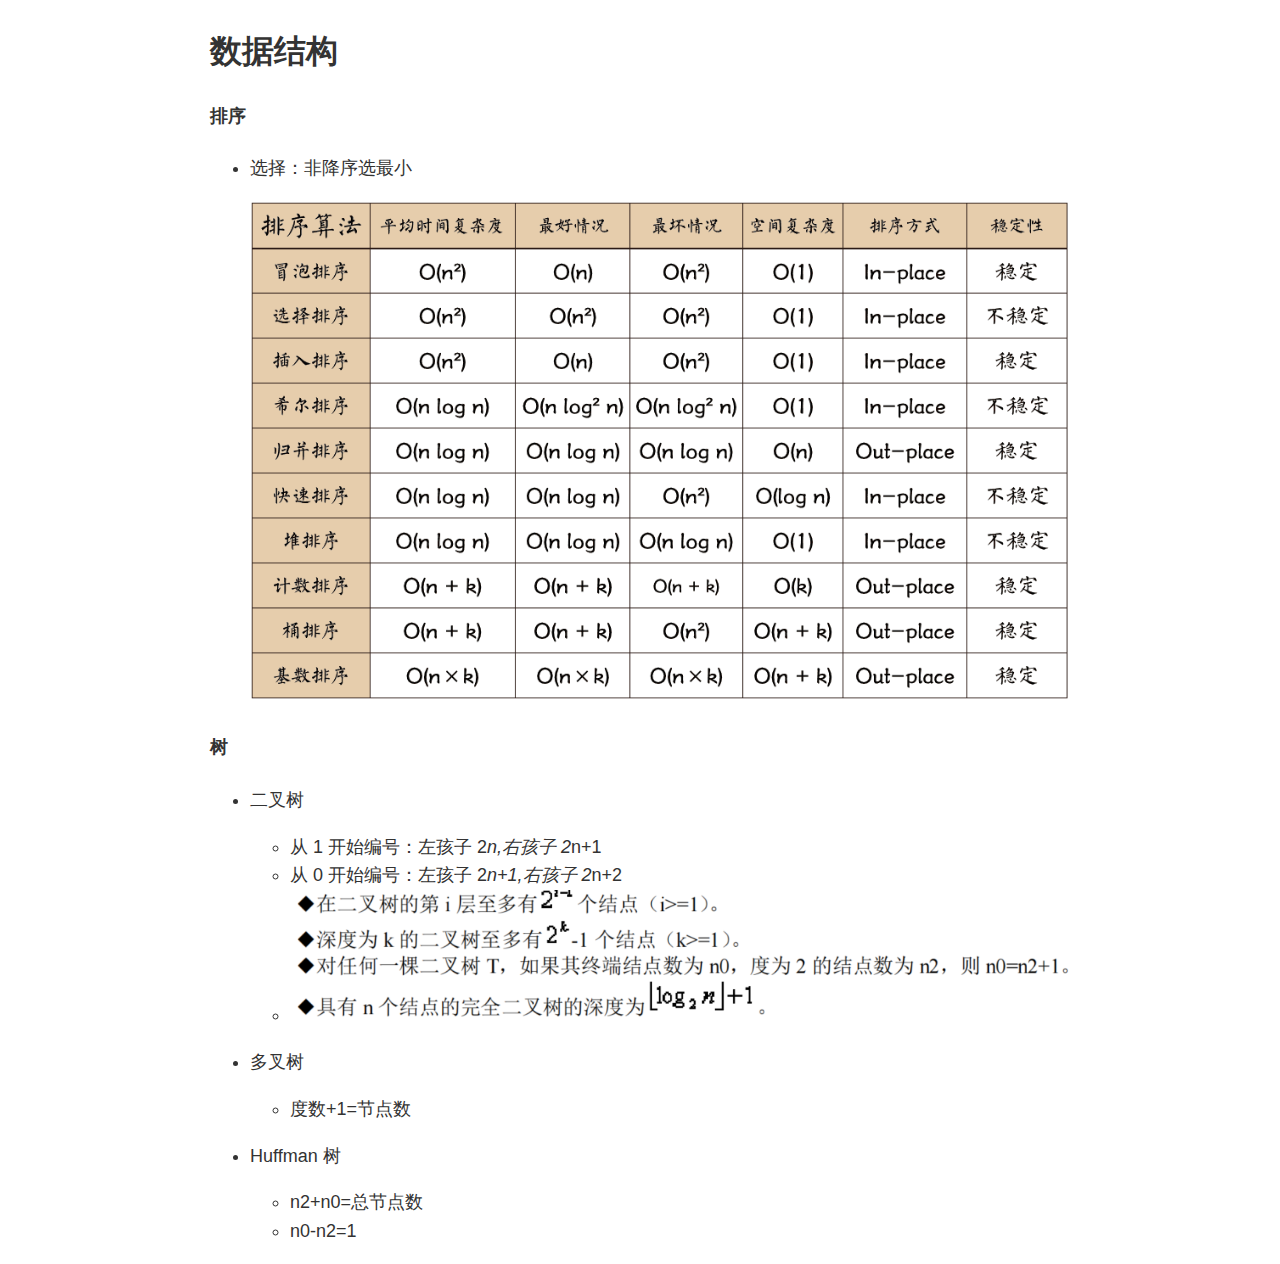
<file: note/software exam/html/DS.html>
<!DOCTYPE html>
<html>
<head>
<title>DS.md</title>
<meta http-equiv="Content-type" content="text/html;charset=UTF-8">

<style>
/*

Arduino® Light Theme - Stefania Mellai <s.mellai@arduino.cc>

*/

.hljs {
  display: block;
  overflow-x: auto;
  padding: 0.5em;
  background: #FFFFFF;
}

.hljs,
.hljs-subst {
  color: #434f54;
}

.hljs-keyword,
.hljs-attribute,
.hljs-selector-tag,
.hljs-doctag,
.hljs-name {
  color: #00979D;
}

.hljs-built_in,
.hljs-literal,
.hljs-bullet,
.hljs-code,
.hljs-addition {
  color: #D35400;
}

.hljs-regexp,
.hljs-symbol,
.hljs-variable,
.hljs-template-variable,
.hljs-link,
.hljs-selector-attr,
.hljs-selector-pseudo {
  color: #00979D;
}

.hljs-type,
.hljs-string,
.hljs-selector-id,
.hljs-selector-class,
.hljs-quote,
.hljs-template-tag,
.hljs-deletion {
  color: #005C5F;
}

.hljs-title,
.hljs-section {
  color: #880000;
  font-weight: bold;
}

.hljs-comment {
  color: rgba(149,165,166,.8);
}

.hljs-meta-keyword {
  color: #728E00;
}

.hljs-meta {
  color: #434f54;
}

.hljs-emphasis {
  font-style: italic;
}

.hljs-strong {
  font-weight: bold;
}

.hljs-function {
  color: #728E00;
}

.hljs-number {
  color: #8A7B52;  
}

</style>

<style>
/*---------------------------------------------------------------------------------------------
 *  Copyright (c) Microsoft Corporation. All rights reserved.
 *  Licensed under the MIT License. See License.txt in the project root for license information.
 *--------------------------------------------------------------------------------------------*/

body {
	font-family:   "HelveticaNeue-Light", sans-serif, "宋体","Segoe WPC", "Segoe UI", "SFUIText-Light","Droid Sans Fallback";
	font-size: 18px;
	padding: 0 12px;
	line-height: 1.6;
	word-wrap: break-word;
	color: #333333;
}

.content-wrapper{
	max-width: 860px;
    margin: 0 auto;
    padding: 0 30px;
}

#code-csp-warning {
	position: fixed;
	top: 0;
	right: 0;
	color: white;
	margin: 16px;
	text-align: center;
	font-size: 12px;
	font-family: sans-serif;
	background-color:#444444;
	cursor: pointer;
	padding: 6px;
	box-shadow: 1px 1px 1px rgba(0,0,0,.25);
}

#code-csp-warning:hover {
	text-decoration: none;
	background-color:#007acc;
	box-shadow: 2px 2px 2px rgba(0,0,0,.25);
}


body.scrollBeyondLastLine {
	margin-bottom: calc(100vh - 22px);
}

body.showEditorSelection .code-line {
	position: relative;
}

body.showEditorSelection .code-active-line:before,
body.showEditorSelection .code-line:hover:before {
	content: "";
	display: block;
	position: absolute;
	top: 0;
	left: -12px;
	height: 100%;
}

body.showEditorSelection li.code-active-line:before,
body.showEditorSelection li.code-line:hover:before {
	left: -30px;
}

.vscode-light.showEditorSelection .code-active-line:before {
	border-left: 3px solid rgba(0, 0, 0, 0.15);
}

.vscode-light.showEditorSelection .code-line:hover:before {
	border-left: 3px solid rgba(0, 0, 0, 0.40);
}

.vscode-dark.showEditorSelection .code-active-line:before {
	border-left: 3px solid rgba(255, 255, 255, 0.4);
}

.vscode-dark.showEditorSelection .code-line:hover:before {
	border-left: 3px solid rgba(255, 255, 255, 0.60);
}

.vscode-high-contrast.showEditorSelection .code-active-line:before {
	border-left: 3px solid rgba(255, 160, 0, 0.7);
}

.vscode-high-contrast.showEditorSelection .code-line:hover:before {
	border-left: 3px solid rgba(255, 160, 0, 1);
}

img {
	max-width: 100%;
	max-height: 100%;
}

a {
	color: #4080D0;
	text-decoration: none;
}

a:focus,
input:focus,
select:focus,
textarea:focus {
	outline: 1px solid -webkit-focus-ring-color;
	outline-offset: -1px;
}

hr {
	border: 0;
	height: 2px;
	border-bottom: 2px solid;
}

h1 {
	padding-bottom: 0.3em;
	line-height: 1.2;
	border-bottom: 1px solid #eee;
}


h2{
	padding-bottom: .3em;
    font-size: 2em;
    line-height: 1.225;
    border-bottom: 1px solid #eee;
}

h3{
	font-size: 1.75em;
    line-height: 1.225;
}

h1, h2, h3 {
	font-weight: bold;
}

h1 code,
h2 code,
h3 code,
h4 code,
h5 code,
h6 code {
	font-size: inherit;
	line-height: auto;
}

a:hover {
	color: #4080D0;
	text-decoration: underline;
}

table {
	border-collapse: collapse;
}

table > thead > tr > th {
	text-align: left;
	border-bottom: 1px solid;
}

table > thead > tr > th,
table > thead > tr > td,
table > tbody > tr > th,
table > tbody > tr > td {
	padding: 5px 10px;
}

table > tbody > tr + tr > td {
	border-top: 1px solid;
}

blockquote {
	margin: 0 7px 0 5px;
	padding: 0 16px 0 10px;
	border-left: 5px solid;
}

code {
	font-family: Menlo, Monaco, Consolas, "Droid Sans Mono", "Courier New", monospace, "Droid Sans Fallback";
	font-size: 14px;
	line-height: 19px;
}

body.wordWrap pre {
	white-space: pre-wrap;
}

.mac code {
	font-size: 12px;
	line-height: 18px;
}

pre:not(.hljs),
pre.hljs code > div {
	padding: 16px;
	border-radius: 3px;
	overflow: auto;
}

/** Theming */

.vscode-light,
.vscode-light pre code {
	color: rgb(30, 30, 30);
}

.vscode-dark,
.vscode-dark pre code {
	color: #DDD;
}

.vscode-high-contrast,
.vscode-high-contrast pre code {
	color: white;
}

.vscode-light code {
	color: #A31515;
}

.vscode-dark code {
	color: #D7BA7D;
}

.vscode-light pre:not(.hljs),
.vscode-light code > div {
	background-color: rgba(220, 220, 220, 0.4);
}

.vscode-dark pre:not(.hljs),
.vscode-dark code > div {
	background-color: rgba(10, 10, 10, 0.4);
}

.vscode-high-contrast pre:not(.hljs),
.vscode-high-contrast code > div {
	background-color: rgb(0, 0, 0);
}

.vscode-high-contrast h1 {
	border-color: rgb(0, 0, 0);
}

.vscode-light table > thead > tr > th {
	border-color: rgba(0, 0, 0, 0.69);
}

.vscode-dark table > thead > tr > th {
	border-color: rgba(255, 255, 255, 0.69);
}

.vscode-light h1,
.vscode-light hr,
.vscode-light table > tbody > tr + tr > td {
	border-color: rgba(0, 0, 0, 0.18);
}

.vscode-dark h1,
.vscode-dark hr,
.vscode-dark table > tbody > tr + tr > td {
	border-color: rgba(255, 255, 255, 0.18);
}

.vscode-light blockquote,
.vscode-dark blockquote {
	background: rgba(127, 127, 127, 0.1);
	border-color: rgba(0, 122, 204, 0.5);
}

.vscode-high-contrast blockquote {
	background: transparent;
	border-color: #fff;
}
</style>

<style>
pre {
	background-color: #f8f8f8;
	border: 1px solid #cccccc;
	border-radius: 3px;
	overflow-x: auto;
	white-space: pre-wrap;
	overflow-wrap: break-word;
}

pre:not(.hljs) {
	padding: 23px;
	line-height: 19px;
}

blockquote {
	background: rgba(127, 127, 127, 0.1);
	border-color: rgba(0, 122, 204, 0.5);
}

.emoji {
	height: 1.4em;
}

/* for inline code */
:not(pre):not(.hljs) > code {
	color: #C9AE75; /* Change the old color so it seems less like an error */
	font-size: inherit;
}

/* Page Break : use <div class="page"/> to insert page break
-------------------------------------------------------- */
.page {
	page-break-after: always;
}

.table-of-contents li{
	list-style-type: initial;
}
</style>

<style>
@font-face{font-family:KaTeX_AMS;font-style:normal;font-weight:400;src:url(fonts/KaTeX_AMS-Regular.woff2) format("woff2"),url(fonts/KaTeX_AMS-Regular.woff) format("woff"),url(fonts/KaTeX_AMS-Regular.ttf) format("truetype")}@font-face{font-family:KaTeX_Caligraphic;font-style:normal;font-weight:700;src:url(fonts/KaTeX_Caligraphic-Bold.woff2) format("woff2"),url(fonts/KaTeX_Caligraphic-Bold.woff) format("woff"),url(fonts/KaTeX_Caligraphic-Bold.ttf) format("truetype")}@font-face{font-family:KaTeX_Caligraphic;font-style:normal;font-weight:400;src:url(fonts/KaTeX_Caligraphic-Regular.woff2) format("woff2"),url(fonts/KaTeX_Caligraphic-Regular.woff) format("woff"),url(fonts/KaTeX_Caligraphic-Regular.ttf) format("truetype")}@font-face{font-family:KaTeX_Fraktur;font-style:normal;font-weight:700;src:url(fonts/KaTeX_Fraktur-Bold.woff2) format("woff2"),url(fonts/KaTeX_Fraktur-Bold.woff) format("woff"),url(fonts/KaTeX_Fraktur-Bold.ttf) format("truetype")}@font-face{font-family:KaTeX_Fraktur;font-style:normal;font-weight:400;src:url(fonts/KaTeX_Fraktur-Regular.woff2) format("woff2"),url(fonts/KaTeX_Fraktur-Regular.woff) format("woff"),url(fonts/KaTeX_Fraktur-Regular.ttf) format("truetype")}@font-face{font-family:KaTeX_Main;font-style:normal;font-weight:700;src:url(fonts/KaTeX_Main-Bold.woff2) format("woff2"),url(fonts/KaTeX_Main-Bold.woff) format("woff"),url(fonts/KaTeX_Main-Bold.ttf) format("truetype")}@font-face{font-family:KaTeX_Main;font-style:italic;font-weight:700;src:url(fonts/KaTeX_Main-BoldItalic.woff2) format("woff2"),url(fonts/KaTeX_Main-BoldItalic.woff) format("woff"),url(fonts/KaTeX_Main-BoldItalic.ttf) format("truetype")}@font-face{font-family:KaTeX_Main;font-style:italic;font-weight:400;src:url(fonts/KaTeX_Main-Italic.woff2) format("woff2"),url(fonts/KaTeX_Main-Italic.woff) format("woff"),url(fonts/KaTeX_Main-Italic.ttf) format("truetype")}@font-face{font-family:KaTeX_Main;font-style:normal;font-weight:400;src:url(fonts/KaTeX_Main-Regular.woff2) format("woff2"),url(fonts/KaTeX_Main-Regular.woff) format("woff"),url(fonts/KaTeX_Main-Regular.ttf) format("truetype")}@font-face{font-family:KaTeX_Math;font-style:italic;font-weight:700;src:url(fonts/KaTeX_Math-BoldItalic.woff2) format("woff2"),url(fonts/KaTeX_Math-BoldItalic.woff) format("woff"),url(fonts/KaTeX_Math-BoldItalic.ttf) format("truetype")}@font-face{font-family:KaTeX_Math;font-style:italic;font-weight:400;src:url(fonts/KaTeX_Math-Italic.woff2) format("woff2"),url(fonts/KaTeX_Math-Italic.woff) format("woff"),url(fonts/KaTeX_Math-Italic.ttf) format("truetype")}@font-face{font-family:"KaTeX_SansSerif";font-style:normal;font-weight:700;src:url(fonts/KaTeX_SansSerif-Bold.woff2) format("woff2"),url(fonts/KaTeX_SansSerif-Bold.woff) format("woff"),url(fonts/KaTeX_SansSerif-Bold.ttf) format("truetype")}@font-face{font-family:"KaTeX_SansSerif";font-style:italic;font-weight:400;src:url(fonts/KaTeX_SansSerif-Italic.woff2) format("woff2"),url(fonts/KaTeX_SansSerif-Italic.woff) format("woff"),url(fonts/KaTeX_SansSerif-Italic.ttf) format("truetype")}@font-face{font-family:"KaTeX_SansSerif";font-style:normal;font-weight:400;src:url(fonts/KaTeX_SansSerif-Regular.woff2) format("woff2"),url(fonts/KaTeX_SansSerif-Regular.woff) format("woff"),url(fonts/KaTeX_SansSerif-Regular.ttf) format("truetype")}@font-face{font-family:KaTeX_Script;font-style:normal;font-weight:400;src:url(fonts/KaTeX_Script-Regular.woff2) format("woff2"),url(fonts/KaTeX_Script-Regular.woff) format("woff"),url(fonts/KaTeX_Script-Regular.ttf) format("truetype")}@font-face{font-family:KaTeX_Size1;font-style:normal;font-weight:400;src:url(fonts/KaTeX_Size1-Regular.woff2) format("woff2"),url(fonts/KaTeX_Size1-Regular.woff) format("woff"),url(fonts/KaTeX_Size1-Regular.ttf) format("truetype")}@font-face{font-family:KaTeX_Size2;font-style:normal;font-weight:400;src:url(fonts/KaTeX_Size2-Regular.woff2) format("woff2"),url(fonts/KaTeX_Size2-Regular.woff) format("woff"),url(fonts/KaTeX_Size2-Regular.ttf) format("truetype")}@font-face{font-family:KaTeX_Size3;font-style:normal;font-weight:400;src:url(fonts/KaTeX_Size3-Regular.woff2) format("woff2"),url(fonts/KaTeX_Size3-Regular.woff) format("woff"),url(fonts/KaTeX_Size3-Regular.ttf) format("truetype")}@font-face{font-family:KaTeX_Size4;font-style:normal;font-weight:400;src:url(fonts/KaTeX_Size4-Regular.woff2) format("woff2"),url(fonts/KaTeX_Size4-Regular.woff) format("woff"),url(fonts/KaTeX_Size4-Regular.ttf) format("truetype")}@font-face{font-family:KaTeX_Typewriter;font-style:normal;font-weight:400;src:url(fonts/KaTeX_Typewriter-Regular.woff2) format("woff2"),url(fonts/KaTeX_Typewriter-Regular.woff) format("woff"),url(fonts/KaTeX_Typewriter-Regular.ttf) format("truetype")}.katex{text-rendering:auto;font:normal 1.21em KaTeX_Main,Times New Roman,serif;line-height:1.2;text-indent:0}.katex *{-ms-high-contrast-adjust:none!important;border-color:currentColor}.katex .katex-version:after{content:"0.16.2"}.katex .katex-mathml{clip:rect(1px,1px,1px,1px);border:0;height:1px;overflow:hidden;padding:0;position:absolute;width:1px}.katex .katex-html>.newline{display:block}.katex .base{position:relative;white-space:nowrap;width:-webkit-min-content;width:-moz-min-content;width:min-content}.katex .base,.katex .strut{display:inline-block}.katex .textbf{font-weight:700}.katex .textit{font-style:italic}.katex .textrm{font-family:KaTeX_Main}.katex .textsf{font-family:KaTeX_SansSerif}.katex .texttt{font-family:KaTeX_Typewriter}.katex .mathnormal{font-family:KaTeX_Math;font-style:italic}.katex .mathit{font-family:KaTeX_Main;font-style:italic}.katex .mathrm{font-style:normal}.katex .mathbf{font-family:KaTeX_Main;font-weight:700}.katex .boldsymbol{font-family:KaTeX_Math;font-style:italic;font-weight:700}.katex .amsrm,.katex .mathbb,.katex .textbb{font-family:KaTeX_AMS}.katex .mathcal{font-family:KaTeX_Caligraphic}.katex .mathfrak,.katex .textfrak{font-family:KaTeX_Fraktur}.katex .mathtt{font-family:KaTeX_Typewriter}.katex .mathscr,.katex .textscr{font-family:KaTeX_Script}.katex .mathsf,.katex .textsf{font-family:KaTeX_SansSerif}.katex .mathboldsf,.katex .textboldsf{font-family:KaTeX_SansSerif;font-weight:700}.katex .mathitsf,.katex .textitsf{font-family:KaTeX_SansSerif;font-style:italic}.katex .mainrm{font-family:KaTeX_Main;font-style:normal}.katex .vlist-t{border-collapse:collapse;display:inline-table;table-layout:fixed}.katex .vlist-r{display:table-row}.katex .vlist{display:table-cell;position:relative;vertical-align:bottom}.katex .vlist>span{display:block;height:0;position:relative}.katex .vlist>span>span{display:inline-block}.katex .vlist>span>.pstrut{overflow:hidden;width:0}.katex .vlist-t2{margin-right:-2px}.katex .vlist-s{display:table-cell;font-size:1px;min-width:2px;vertical-align:bottom;width:2px}.katex .vbox{align-items:baseline;display:inline-flex;flex-direction:column}.katex .hbox{width:100%}.katex .hbox,.katex .thinbox{display:inline-flex;flex-direction:row}.katex .thinbox{max-width:0;width:0}.katex .msupsub{text-align:left}.katex .mfrac>span>span{text-align:center}.katex .mfrac .frac-line{border-bottom-style:solid;display:inline-block;width:100%}.katex .hdashline,.katex .hline,.katex .mfrac .frac-line,.katex .overline .overline-line,.katex .rule,.katex .underline .underline-line{min-height:1px}.katex .mspace{display:inline-block}.katex .clap,.katex .llap,.katex .rlap{position:relative;width:0}.katex .clap>.inner,.katex .llap>.inner,.katex .rlap>.inner{position:absolute}.katex .clap>.fix,.katex .llap>.fix,.katex .rlap>.fix{display:inline-block}.katex .llap>.inner{right:0}.katex .clap>.inner,.katex .rlap>.inner{left:0}.katex .clap>.inner>span{margin-left:-50%;margin-right:50%}.katex .rule{border:0 solid;display:inline-block;position:relative}.katex .hline,.katex .overline .overline-line,.katex .underline .underline-line{border-bottom-style:solid;display:inline-block;width:100%}.katex .hdashline{border-bottom-style:dashed;display:inline-block;width:100%}.katex .sqrt>.root{margin-left:.27777778em;margin-right:-.55555556em}.katex .fontsize-ensurer.reset-size1.size1,.katex .sizing.reset-size1.size1{font-size:1em}.katex .fontsize-ensurer.reset-size1.size2,.katex .sizing.reset-size1.size2{font-size:1.2em}.katex .fontsize-ensurer.reset-size1.size3,.katex .sizing.reset-size1.size3{font-size:1.4em}.katex .fontsize-ensurer.reset-size1.size4,.katex .sizing.reset-size1.size4{font-size:1.6em}.katex .fontsize-ensurer.reset-size1.size5,.katex .sizing.reset-size1.size5{font-size:1.8em}.katex .fontsize-ensurer.reset-size1.size6,.katex .sizing.reset-size1.size6{font-size:2em}.katex .fontsize-ensurer.reset-size1.size7,.katex .sizing.reset-size1.size7{font-size:2.4em}.katex .fontsize-ensurer.reset-size1.size8,.katex .sizing.reset-size1.size8{font-size:2.88em}.katex .fontsize-ensurer.reset-size1.size9,.katex .sizing.reset-size1.size9{font-size:3.456em}.katex .fontsize-ensurer.reset-size1.size10,.katex .sizing.reset-size1.size10{font-size:4.148em}.katex .fontsize-ensurer.reset-size1.size11,.katex .sizing.reset-size1.size11{font-size:4.976em}.katex .fontsize-ensurer.reset-size2.size1,.katex .sizing.reset-size2.size1{font-size:.83333333em}.katex .fontsize-ensurer.reset-size2.size2,.katex .sizing.reset-size2.size2{font-size:1em}.katex .fontsize-ensurer.reset-size2.size3,.katex .sizing.reset-size2.size3{font-size:1.16666667em}.katex .fontsize-ensurer.reset-size2.size4,.katex .sizing.reset-size2.size4{font-size:1.33333333em}.katex .fontsize-ensurer.reset-size2.size5,.katex .sizing.reset-size2.size5{font-size:1.5em}.katex .fontsize-ensurer.reset-size2.size6,.katex .sizing.reset-size2.size6{font-size:1.66666667em}.katex .fontsize-ensurer.reset-size2.size7,.katex .sizing.reset-size2.size7{font-size:2em}.katex .fontsize-ensurer.reset-size2.size8,.katex .sizing.reset-size2.size8{font-size:2.4em}.katex .fontsize-ensurer.reset-size2.size9,.katex .sizing.reset-size2.size9{font-size:2.88em}.katex .fontsize-ensurer.reset-size2.size10,.katex .sizing.reset-size2.size10{font-size:3.45666667em}.katex .fontsize-ensurer.reset-size2.size11,.katex .sizing.reset-size2.size11{font-size:4.14666667em}.katex .fontsize-ensurer.reset-size3.size1,.katex .sizing.reset-size3.size1{font-size:.71428571em}.katex .fontsize-ensurer.reset-size3.size2,.katex .sizing.reset-size3.size2{font-size:.85714286em}.katex .fontsize-ensurer.reset-size3.size3,.katex .sizing.reset-size3.size3{font-size:1em}.katex .fontsize-ensurer.reset-size3.size4,.katex .sizing.reset-size3.size4{font-size:1.14285714em}.katex .fontsize-ensurer.reset-size3.size5,.katex .sizing.reset-size3.size5{font-size:1.28571429em}.katex .fontsize-ensurer.reset-size3.size6,.katex .sizing.reset-size3.size6{font-size:1.42857143em}.katex .fontsize-ensurer.reset-size3.size7,.katex .sizing.reset-size3.size7{font-size:1.71428571em}.katex .fontsize-ensurer.reset-size3.size8,.katex .sizing.reset-size3.size8{font-size:2.05714286em}.katex .fontsize-ensurer.reset-size3.size9,.katex .sizing.reset-size3.size9{font-size:2.46857143em}.katex .fontsize-ensurer.reset-size3.size10,.katex .sizing.reset-size3.size10{font-size:2.96285714em}.katex .fontsize-ensurer.reset-size3.size11,.katex .sizing.reset-size3.size11{font-size:3.55428571em}.katex .fontsize-ensurer.reset-size4.size1,.katex .sizing.reset-size4.size1{font-size:.625em}.katex .fontsize-ensurer.reset-size4.size2,.katex .sizing.reset-size4.size2{font-size:.75em}.katex .fontsize-ensurer.reset-size4.size3,.katex .sizing.reset-size4.size3{font-size:.875em}.katex .fontsize-ensurer.reset-size4.size4,.katex .sizing.reset-size4.size4{font-size:1em}.katex .fontsize-ensurer.reset-size4.size5,.katex .sizing.reset-size4.size5{font-size:1.125em}.katex .fontsize-ensurer.reset-size4.size6,.katex .sizing.reset-size4.size6{font-size:1.25em}.katex .fontsize-ensurer.reset-size4.size7,.katex .sizing.reset-size4.size7{font-size:1.5em}.katex .fontsize-ensurer.reset-size4.size8,.katex .sizing.reset-size4.size8{font-size:1.8em}.katex .fontsize-ensurer.reset-size4.size9,.katex .sizing.reset-size4.size9{font-size:2.16em}.katex .fontsize-ensurer.reset-size4.size10,.katex .sizing.reset-size4.size10{font-size:2.5925em}.katex .fontsize-ensurer.reset-size4.size11,.katex .sizing.reset-size4.size11{font-size:3.11em}.katex .fontsize-ensurer.reset-size5.size1,.katex .sizing.reset-size5.size1{font-size:.55555556em}.katex .fontsize-ensurer.reset-size5.size2,.katex .sizing.reset-size5.size2{font-size:.66666667em}.katex .fontsize-ensurer.reset-size5.size3,.katex .sizing.reset-size5.size3{font-size:.77777778em}.katex .fontsize-ensurer.reset-size5.size4,.katex .sizing.reset-size5.size4{font-size:.88888889em}.katex .fontsize-ensurer.reset-size5.size5,.katex .sizing.reset-size5.size5{font-size:1em}.katex .fontsize-ensurer.reset-size5.size6,.katex .sizing.reset-size5.size6{font-size:1.11111111em}.katex .fontsize-ensurer.reset-size5.size7,.katex .sizing.reset-size5.size7{font-size:1.33333333em}.katex .fontsize-ensurer.reset-size5.size8,.katex .sizing.reset-size5.size8{font-size:1.6em}.katex .fontsize-ensurer.reset-size5.size9,.katex .sizing.reset-size5.size9{font-size:1.92em}.katex .fontsize-ensurer.reset-size5.size10,.katex .sizing.reset-size5.size10{font-size:2.30444444em}.katex .fontsize-ensurer.reset-size5.size11,.katex .sizing.reset-size5.size11{font-size:2.76444444em}.katex .fontsize-ensurer.reset-size6.size1,.katex .sizing.reset-size6.size1{font-size:.5em}.katex .fontsize-ensurer.reset-size6.size2,.katex .sizing.reset-size6.size2{font-size:.6em}.katex .fontsize-ensurer.reset-size6.size3,.katex .sizing.reset-size6.size3{font-size:.7em}.katex .fontsize-ensurer.reset-size6.size4,.katex .sizing.reset-size6.size4{font-size:.8em}.katex .fontsize-ensurer.reset-size6.size5,.katex .sizing.reset-size6.size5{font-size:.9em}.katex .fontsize-ensurer.reset-size6.size6,.katex .sizing.reset-size6.size6{font-size:1em}.katex .fontsize-ensurer.reset-size6.size7,.katex .sizing.reset-size6.size7{font-size:1.2em}.katex .fontsize-ensurer.reset-size6.size8,.katex .sizing.reset-size6.size8{font-size:1.44em}.katex .fontsize-ensurer.reset-size6.size9,.katex .sizing.reset-size6.size9{font-size:1.728em}.katex .fontsize-ensurer.reset-size6.size10,.katex .sizing.reset-size6.size10{font-size:2.074em}.katex .fontsize-ensurer.reset-size6.size11,.katex .sizing.reset-size6.size11{font-size:2.488em}.katex .fontsize-ensurer.reset-size7.size1,.katex .sizing.reset-size7.size1{font-size:.41666667em}.katex .fontsize-ensurer.reset-size7.size2,.katex .sizing.reset-size7.size2{font-size:.5em}.katex .fontsize-ensurer.reset-size7.size3,.katex .sizing.reset-size7.size3{font-size:.58333333em}.katex .fontsize-ensurer.reset-size7.size4,.katex .sizing.reset-size7.size4{font-size:.66666667em}.katex .fontsize-ensurer.reset-size7.size5,.katex .sizing.reset-size7.size5{font-size:.75em}.katex .fontsize-ensurer.reset-size7.size6,.katex .sizing.reset-size7.size6{font-size:.83333333em}.katex .fontsize-ensurer.reset-size7.size7,.katex .sizing.reset-size7.size7{font-size:1em}.katex .fontsize-ensurer.reset-size7.size8,.katex .sizing.reset-size7.size8{font-size:1.2em}.katex .fontsize-ensurer.reset-size7.size9,.katex .sizing.reset-size7.size9{font-size:1.44em}.katex .fontsize-ensurer.reset-size7.size10,.katex .sizing.reset-size7.size10{font-size:1.72833333em}.katex .fontsize-ensurer.reset-size7.size11,.katex .sizing.reset-size7.size11{font-size:2.07333333em}.katex .fontsize-ensurer.reset-size8.size1,.katex .sizing.reset-size8.size1{font-size:.34722222em}.katex .fontsize-ensurer.reset-size8.size2,.katex .sizing.reset-size8.size2{font-size:.41666667em}.katex .fontsize-ensurer.reset-size8.size3,.katex .sizing.reset-size8.size3{font-size:.48611111em}.katex .fontsize-ensurer.reset-size8.size4,.katex .sizing.reset-size8.size4{font-size:.55555556em}.katex .fontsize-ensurer.reset-size8.size5,.katex .sizing.reset-size8.size5{font-size:.625em}.katex .fontsize-ensurer.reset-size8.size6,.katex .sizing.reset-size8.size6{font-size:.69444444em}.katex .fontsize-ensurer.reset-size8.size7,.katex .sizing.reset-size8.size7{font-size:.83333333em}.katex .fontsize-ensurer.reset-size8.size8,.katex .sizing.reset-size8.size8{font-size:1em}.katex .fontsize-ensurer.reset-size8.size9,.katex .sizing.reset-size8.size9{font-size:1.2em}.katex .fontsize-ensurer.reset-size8.size10,.katex .sizing.reset-size8.size10{font-size:1.44027778em}.katex .fontsize-ensurer.reset-size8.size11,.katex .sizing.reset-size8.size11{font-size:1.72777778em}.katex .fontsize-ensurer.reset-size9.size1,.katex .sizing.reset-size9.size1{font-size:.28935185em}.katex .fontsize-ensurer.reset-size9.size2,.katex .sizing.reset-size9.size2{font-size:.34722222em}.katex .fontsize-ensurer.reset-size9.size3,.katex .sizing.reset-size9.size3{font-size:.40509259em}.katex .fontsize-ensurer.reset-size9.size4,.katex .sizing.reset-size9.size4{font-size:.46296296em}.katex .fontsize-ensurer.reset-size9.size5,.katex .sizing.reset-size9.size5{font-size:.52083333em}.katex .fontsize-ensurer.reset-size9.size6,.katex .sizing.reset-size9.size6{font-size:.5787037em}.katex .fontsize-ensurer.reset-size9.size7,.katex .sizing.reset-size9.size7{font-size:.69444444em}.katex .fontsize-ensurer.reset-size9.size8,.katex .sizing.reset-size9.size8{font-size:.83333333em}.katex .fontsize-ensurer.reset-size9.size9,.katex .sizing.reset-size9.size9{font-size:1em}.katex .fontsize-ensurer.reset-size9.size10,.katex .sizing.reset-size9.size10{font-size:1.20023148em}.katex .fontsize-ensurer.reset-size9.size11,.katex .sizing.reset-size9.size11{font-size:1.43981481em}.katex .fontsize-ensurer.reset-size10.size1,.katex .sizing.reset-size10.size1{font-size:.24108004em}.katex .fontsize-ensurer.reset-size10.size2,.katex .sizing.reset-size10.size2{font-size:.28929605em}.katex .fontsize-ensurer.reset-size10.size3,.katex .sizing.reset-size10.size3{font-size:.33751205em}.katex .fontsize-ensurer.reset-size10.size4,.katex .sizing.reset-size10.size4{font-size:.38572806em}.katex .fontsize-ensurer.reset-size10.size5,.katex .sizing.reset-size10.size5{font-size:.43394407em}.katex .fontsize-ensurer.reset-size10.size6,.katex .sizing.reset-size10.size6{font-size:.48216008em}.katex .fontsize-ensurer.reset-size10.size7,.katex .sizing.reset-size10.size7{font-size:.57859209em}.katex .fontsize-ensurer.reset-size10.size8,.katex .sizing.reset-size10.size8{font-size:.69431051em}.katex .fontsize-ensurer.reset-size10.size9,.katex .sizing.reset-size10.size9{font-size:.83317261em}.katex .fontsize-ensurer.reset-size10.size10,.katex .sizing.reset-size10.size10{font-size:1em}.katex .fontsize-ensurer.reset-size10.size11,.katex .sizing.reset-size10.size11{font-size:1.19961427em}.katex .fontsize-ensurer.reset-size11.size1,.katex .sizing.reset-size11.size1{font-size:.20096463em}.katex .fontsize-ensurer.reset-size11.size2,.katex .sizing.reset-size11.size2{font-size:.24115756em}.katex .fontsize-ensurer.reset-size11.size3,.katex .sizing.reset-size11.size3{font-size:.28135048em}.katex .fontsize-ensurer.reset-size11.size4,.katex .sizing.reset-size11.size4{font-size:.32154341em}.katex .fontsize-ensurer.reset-size11.size5,.katex .sizing.reset-size11.size5{font-size:.36173633em}.katex .fontsize-ensurer.reset-size11.size6,.katex .sizing.reset-size11.size6{font-size:.40192926em}.katex .fontsize-ensurer.reset-size11.size7,.katex .sizing.reset-size11.size7{font-size:.48231511em}.katex .fontsize-ensurer.reset-size11.size8,.katex .sizing.reset-size11.size8{font-size:.57877814em}.katex .fontsize-ensurer.reset-size11.size9,.katex .sizing.reset-size11.size9{font-size:.69453376em}.katex .fontsize-ensurer.reset-size11.size10,.katex .sizing.reset-size11.size10{font-size:.83360129em}.katex .fontsize-ensurer.reset-size11.size11,.katex .sizing.reset-size11.size11{font-size:1em}.katex .delimsizing.size1{font-family:KaTeX_Size1}.katex .delimsizing.size2{font-family:KaTeX_Size2}.katex .delimsizing.size3{font-family:KaTeX_Size3}.katex .delimsizing.size4{font-family:KaTeX_Size4}.katex .delimsizing.mult .delim-size1>span{font-family:KaTeX_Size1}.katex .delimsizing.mult .delim-size4>span{font-family:KaTeX_Size4}.katex .nulldelimiter{display:inline-block;width:.12em}.katex .delimcenter,.katex .op-symbol{position:relative}.katex .op-symbol.small-op{font-family:KaTeX_Size1}.katex .op-symbol.large-op{font-family:KaTeX_Size2}.katex .accent>.vlist-t,.katex .op-limits>.vlist-t{text-align:center}.katex .accent .accent-body{position:relative}.katex .accent .accent-body:not(.accent-full){width:0}.katex .overlay{display:block}.katex .mtable .vertical-separator{display:inline-block;min-width:1px}.katex .mtable .arraycolsep{display:inline-block}.katex .mtable .col-align-c>.vlist-t{text-align:center}.katex .mtable .col-align-l>.vlist-t{text-align:left}.katex .mtable .col-align-r>.vlist-t{text-align:right}.katex .svg-align{text-align:left}.katex svg{fill:currentColor;stroke:currentColor;fill-rule:nonzero;fill-opacity:1;stroke-width:1;stroke-linecap:butt;stroke-linejoin:miter;stroke-miterlimit:4;stroke-dasharray:none;stroke-dashoffset:0;stroke-opacity:1;display:block;height:inherit;position:absolute;width:100%}.katex svg path{stroke:none}.katex img{border-style:none;max-height:none;max-width:none;min-height:0;min-width:0}.katex .stretchy{display:block;overflow:hidden;position:relative;width:100%}.katex .stretchy:after,.katex .stretchy:before{content:""}.katex .hide-tail{overflow:hidden;position:relative;width:100%}.katex .halfarrow-left{left:0;overflow:hidden;position:absolute;width:50.2%}.katex .halfarrow-right{overflow:hidden;position:absolute;right:0;width:50.2%}.katex .brace-left{left:0;overflow:hidden;position:absolute;width:25.1%}.katex .brace-center{left:25%;overflow:hidden;position:absolute;width:50%}.katex .brace-right{overflow:hidden;position:absolute;right:0;width:25.1%}.katex .x-arrow-pad{padding:0 .5em}.katex .cd-arrow-pad{padding:0 .55556em 0 .27778em}.katex .mover,.katex .munder,.katex .x-arrow{text-align:center}.katex .boxpad{padding:0 .3em}.katex .fbox,.katex .fcolorbox{border:.04em solid;box-sizing:border-box}.katex .cancel-pad{padding:0 .2em}.katex .cancel-lap{margin-left:-.2em;margin-right:-.2em}.katex .sout{border-bottom-style:solid;border-bottom-width:.08em}.katex .angl{border-right:.049em solid;border-top:.049em solid;box-sizing:border-box;margin-right:.03889em}.katex .anglpad{padding:0 .03889em}.katex .eqn-num:before{content:"(" counter(katexEqnNo) ")";counter-increment:katexEqnNo}.katex .mml-eqn-num:before{content:"(" counter(mmlEqnNo) ")";counter-increment:mmlEqnNo}.katex .mtr-glue{width:50%}.katex .cd-vert-arrow{display:inline-block;position:relative}.katex .cd-label-left{display:inline-block;position:absolute;right:calc(50% + .3em);text-align:left}.katex .cd-label-right{display:inline-block;left:calc(50% + .3em);position:absolute;text-align:right}.katex-display{display:block;margin:1em 0;text-align:center}.katex-display>.katex{display:block;text-align:center;white-space:nowrap}.katex-display>.katex>.katex-html{display:block;position:relative}.katex-display>.katex>.katex-html>.tag{position:absolute;right:0}.katex-display.leqno>.katex>.katex-html>.tag{left:0;right:auto}.katex-display.fleqn>.katex{padding-left:2em;text-align:left}body{counter-reset:katexEqnNo mmlEqnNo}

</style>

</head>
<body>
    <div class="content-wrapper">
        <h3 id="%E6%95%B0%E6%8D%AE%E7%BB%93%E6%9E%84" tabindex="-1">数据结构</h3>
<h4 id="%E6%8E%92%E5%BA%8F" tabindex="-1">排序</h4>
<ul>
<li>
<p>选择：非降序选最小</p>
<p><img src="image/SoftwareExam/1716536031647.png" alt="1716536031647"></p>
</li>
</ul>
<h4 id="%E6%A0%91" tabindex="-1">树</h4>
<ul>
<li>
<p>二叉树</p>
<ul>
<li>从 1 开始编号：左孩子 2<em>n,右孩子 2</em>n+1</li>
<li>从 0 开始编号：左孩子 2<em>n+1,右孩子 2</em>n+2</li>
<li><img src="image/SoftwareExam/1716622615054.png" alt="1716622615054"></li>
</ul>
</li>
<li>
<p>多叉树</p>
<ul>
<li>度数+1=节点数</li>
</ul>
</li>
<li>
<p>Huffman 树</p>
<ul>
<li>n2+n0=总节点数</li>
<li>n0-n2=1</li>
</ul>
</li>
</ul>

    </div>
</body>
</html>
</file>
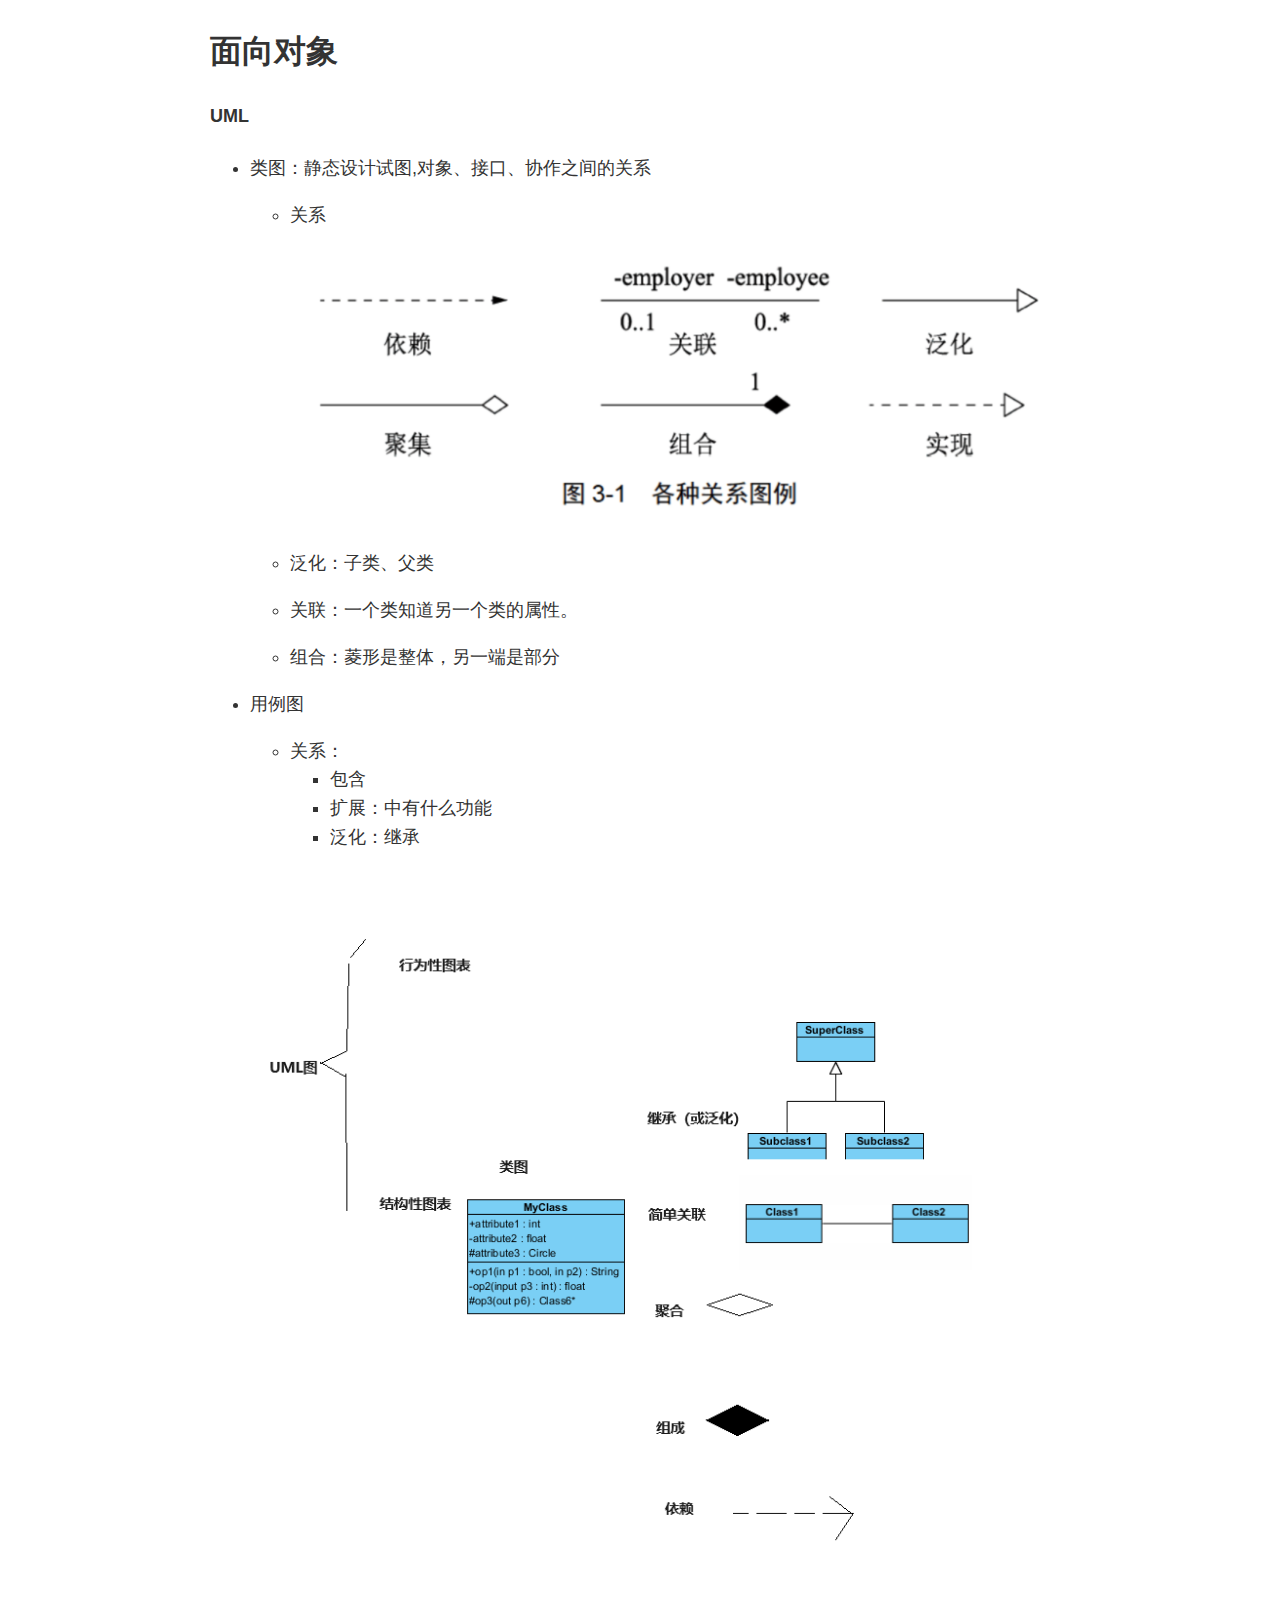
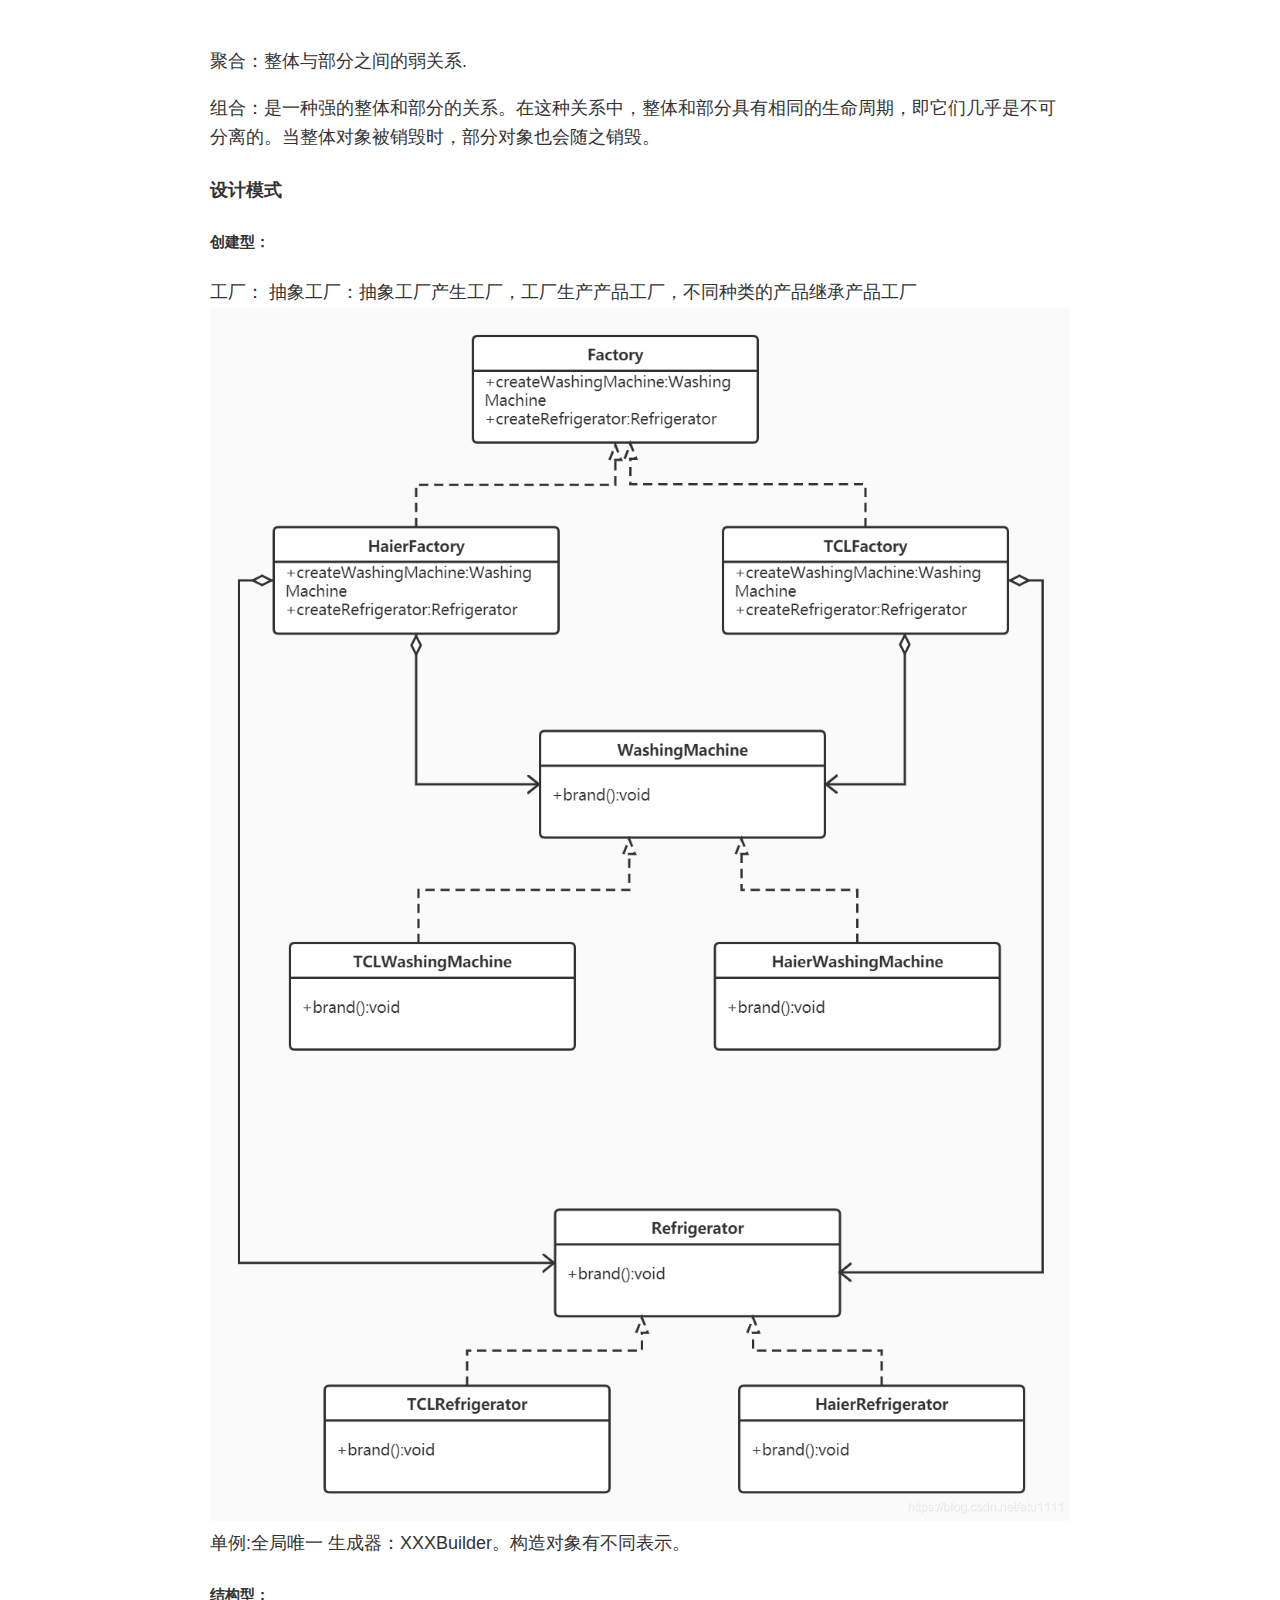
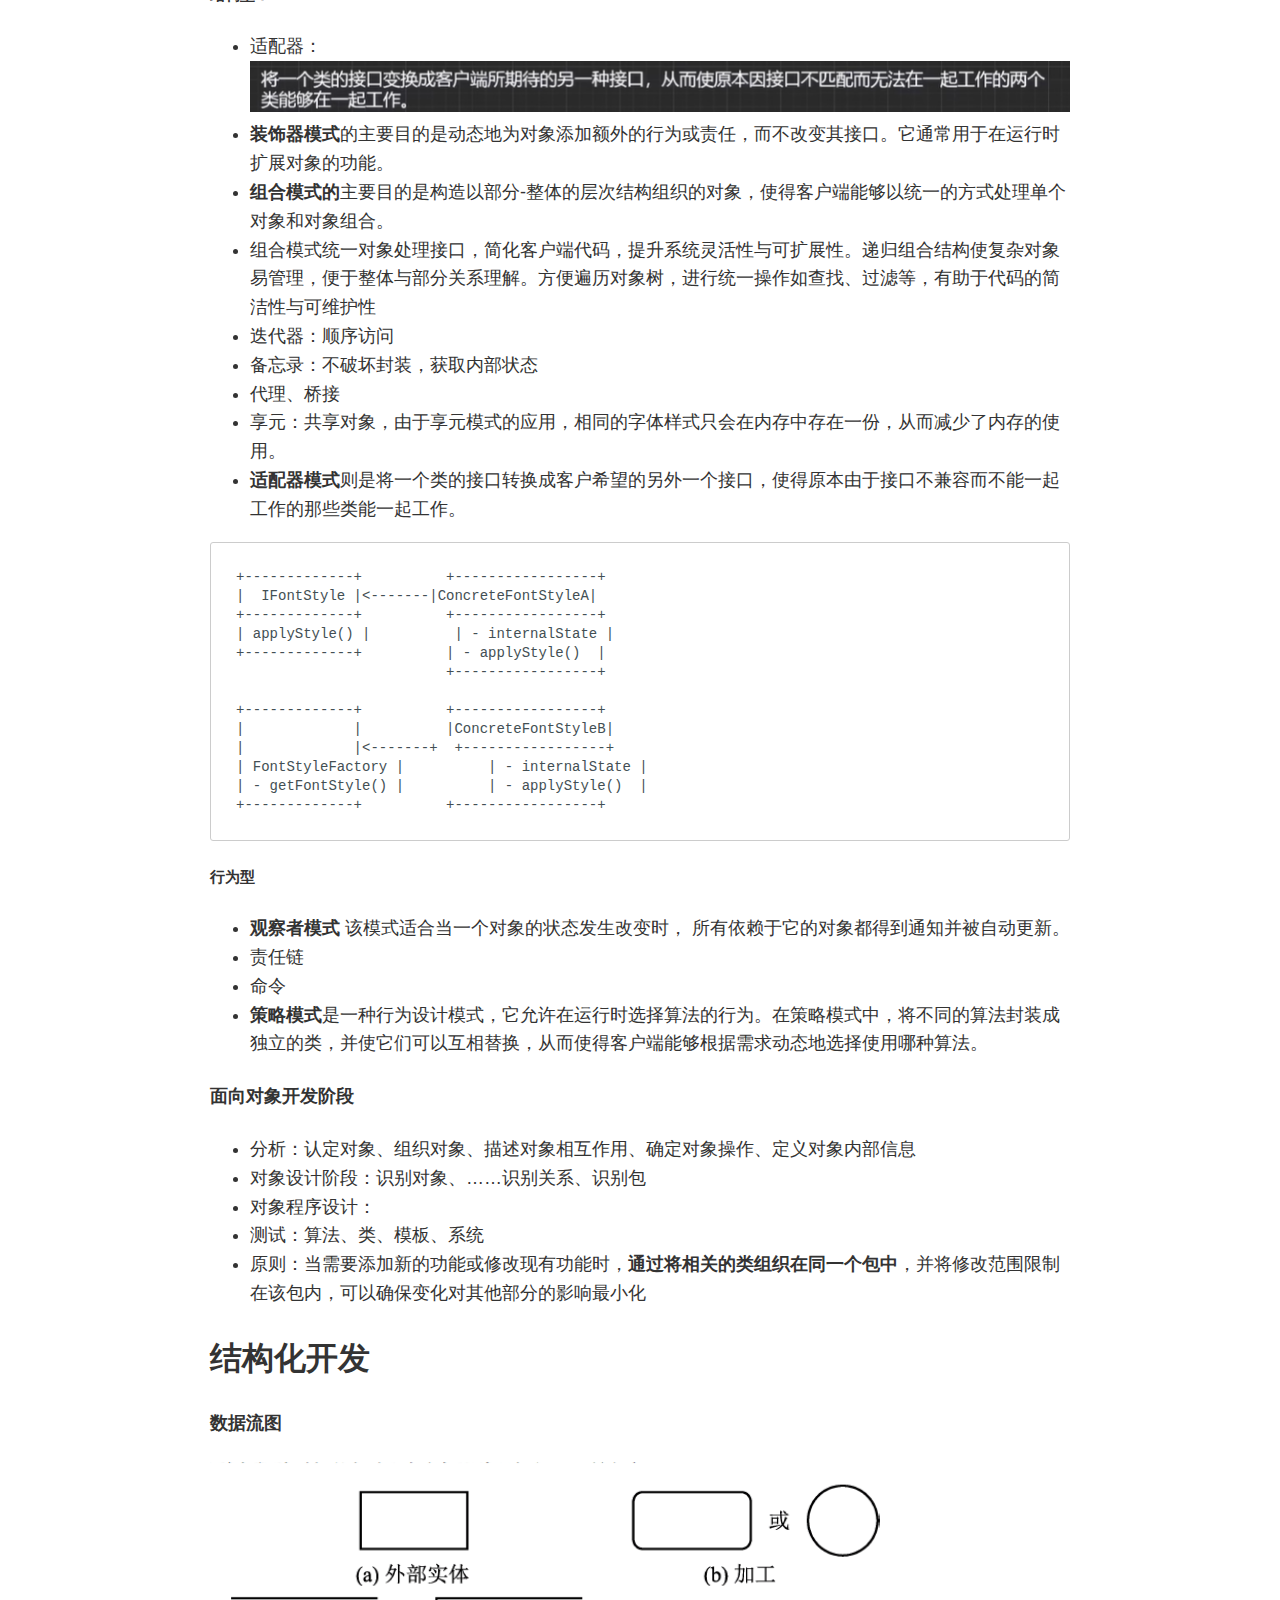
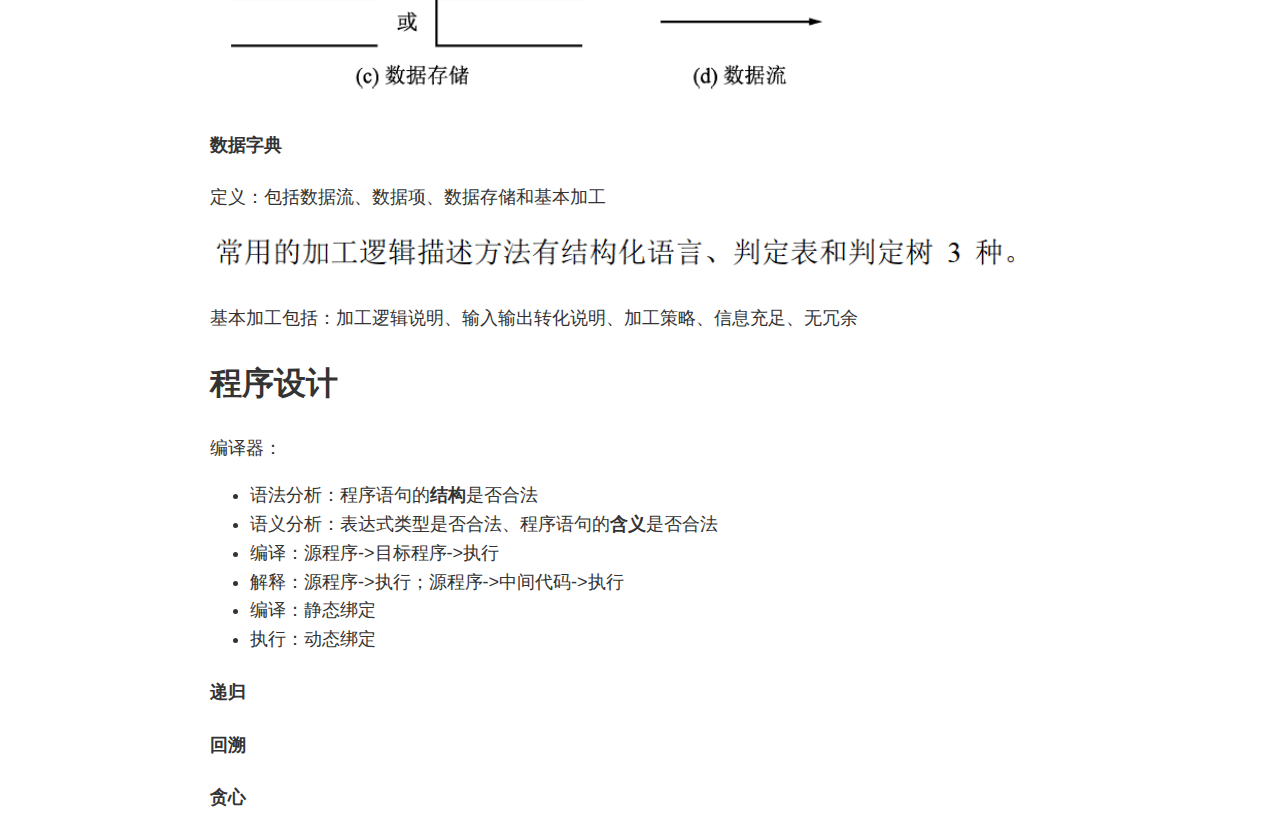
<file: note/software exam/html/OOPSD.html>
<!DOCTYPE html>
<html>
<head>
<title>OOPSD.md</title>
<meta http-equiv="Content-type" content="text/html;charset=UTF-8">

<style>
/*

Arduino® Light Theme - Stefania Mellai <s.mellai@arduino.cc>

*/

.hljs {
  display: block;
  overflow-x: auto;
  padding: 0.5em;
  background: #FFFFFF;
}

.hljs,
.hljs-subst {
  color: #434f54;
}

.hljs-keyword,
.hljs-attribute,
.hljs-selector-tag,
.hljs-doctag,
.hljs-name {
  color: #00979D;
}

.hljs-built_in,
.hljs-literal,
.hljs-bullet,
.hljs-code,
.hljs-addition {
  color: #D35400;
}

.hljs-regexp,
.hljs-symbol,
.hljs-variable,
.hljs-template-variable,
.hljs-link,
.hljs-selector-attr,
.hljs-selector-pseudo {
  color: #00979D;
}

.hljs-type,
.hljs-string,
.hljs-selector-id,
.hljs-selector-class,
.hljs-quote,
.hljs-template-tag,
.hljs-deletion {
  color: #005C5F;
}

.hljs-title,
.hljs-section {
  color: #880000;
  font-weight: bold;
}

.hljs-comment {
  color: rgba(149,165,166,.8);
}

.hljs-meta-keyword {
  color: #728E00;
}

.hljs-meta {
  color: #434f54;
}

.hljs-emphasis {
  font-style: italic;
}

.hljs-strong {
  font-weight: bold;
}

.hljs-function {
  color: #728E00;
}

.hljs-number {
  color: #8A7B52;  
}

</style>

<style>
/*---------------------------------------------------------------------------------------------
 *  Copyright (c) Microsoft Corporation. All rights reserved.
 *  Licensed under the MIT License. See License.txt in the project root for license information.
 *--------------------------------------------------------------------------------------------*/

body {
	font-family:   "HelveticaNeue-Light", sans-serif, "宋体","Segoe WPC", "Segoe UI", "SFUIText-Light","Droid Sans Fallback";
	font-size: 18px;
	padding: 0 12px;
	line-height: 1.6;
	word-wrap: break-word;
	color: #333333;
}

.content-wrapper{
	max-width: 860px;
    margin: 0 auto;
    padding: 0 30px;
}

#code-csp-warning {
	position: fixed;
	top: 0;
	right: 0;
	color: white;
	margin: 16px;
	text-align: center;
	font-size: 12px;
	font-family: sans-serif;
	background-color:#444444;
	cursor: pointer;
	padding: 6px;
	box-shadow: 1px 1px 1px rgba(0,0,0,.25);
}

#code-csp-warning:hover {
	text-decoration: none;
	background-color:#007acc;
	box-shadow: 2px 2px 2px rgba(0,0,0,.25);
}


body.scrollBeyondLastLine {
	margin-bottom: calc(100vh - 22px);
}

body.showEditorSelection .code-line {
	position: relative;
}

body.showEditorSelection .code-active-line:before,
body.showEditorSelection .code-line:hover:before {
	content: "";
	display: block;
	position: absolute;
	top: 0;
	left: -12px;
	height: 100%;
}

body.showEditorSelection li.code-active-line:before,
body.showEditorSelection li.code-line:hover:before {
	left: -30px;
}

.vscode-light.showEditorSelection .code-active-line:before {
	border-left: 3px solid rgba(0, 0, 0, 0.15);
}

.vscode-light.showEditorSelection .code-line:hover:before {
	border-left: 3px solid rgba(0, 0, 0, 0.40);
}

.vscode-dark.showEditorSelection .code-active-line:before {
	border-left: 3px solid rgba(255, 255, 255, 0.4);
}

.vscode-dark.showEditorSelection .code-line:hover:before {
	border-left: 3px solid rgba(255, 255, 255, 0.60);
}

.vscode-high-contrast.showEditorSelection .code-active-line:before {
	border-left: 3px solid rgba(255, 160, 0, 0.7);
}

.vscode-high-contrast.showEditorSelection .code-line:hover:before {
	border-left: 3px solid rgba(255, 160, 0, 1);
}

img {
	max-width: 100%;
	max-height: 100%;
}

a {
	color: #4080D0;
	text-decoration: none;
}

a:focus,
input:focus,
select:focus,
textarea:focus {
	outline: 1px solid -webkit-focus-ring-color;
	outline-offset: -1px;
}

hr {
	border: 0;
	height: 2px;
	border-bottom: 2px solid;
}

h1 {
	padding-bottom: 0.3em;
	line-height: 1.2;
	border-bottom: 1px solid #eee;
}


h2{
	padding-bottom: .3em;
    font-size: 2em;
    line-height: 1.225;
    border-bottom: 1px solid #eee;
}

h3{
	font-size: 1.75em;
    line-height: 1.225;
}

h1, h2, h3 {
	font-weight: bold;
}

h1 code,
h2 code,
h3 code,
h4 code,
h5 code,
h6 code {
	font-size: inherit;
	line-height: auto;
}

a:hover {
	color: #4080D0;
	text-decoration: underline;
}

table {
	border-collapse: collapse;
}

table > thead > tr > th {
	text-align: left;
	border-bottom: 1px solid;
}

table > thead > tr > th,
table > thead > tr > td,
table > tbody > tr > th,
table > tbody > tr > td {
	padding: 5px 10px;
}

table > tbody > tr + tr > td {
	border-top: 1px solid;
}

blockquote {
	margin: 0 7px 0 5px;
	padding: 0 16px 0 10px;
	border-left: 5px solid;
}

code {
	font-family: Menlo, Monaco, Consolas, "Droid Sans Mono", "Courier New", monospace, "Droid Sans Fallback";
	font-size: 14px;
	line-height: 19px;
}

body.wordWrap pre {
	white-space: pre-wrap;
}

.mac code {
	font-size: 12px;
	line-height: 18px;
}

pre:not(.hljs),
pre.hljs code > div {
	padding: 16px;
	border-radius: 3px;
	overflow: auto;
}

/** Theming */

.vscode-light,
.vscode-light pre code {
	color: rgb(30, 30, 30);
}

.vscode-dark,
.vscode-dark pre code {
	color: #DDD;
}

.vscode-high-contrast,
.vscode-high-contrast pre code {
	color: white;
}

.vscode-light code {
	color: #A31515;
}

.vscode-dark code {
	color: #D7BA7D;
}

.vscode-light pre:not(.hljs),
.vscode-light code > div {
	background-color: rgba(220, 220, 220, 0.4);
}

.vscode-dark pre:not(.hljs),
.vscode-dark code > div {
	background-color: rgba(10, 10, 10, 0.4);
}

.vscode-high-contrast pre:not(.hljs),
.vscode-high-contrast code > div {
	background-color: rgb(0, 0, 0);
}

.vscode-high-contrast h1 {
	border-color: rgb(0, 0, 0);
}

.vscode-light table > thead > tr > th {
	border-color: rgba(0, 0, 0, 0.69);
}

.vscode-dark table > thead > tr > th {
	border-color: rgba(255, 255, 255, 0.69);
}

.vscode-light h1,
.vscode-light hr,
.vscode-light table > tbody > tr + tr > td {
	border-color: rgba(0, 0, 0, 0.18);
}

.vscode-dark h1,
.vscode-dark hr,
.vscode-dark table > tbody > tr + tr > td {
	border-color: rgba(255, 255, 255, 0.18);
}

.vscode-light blockquote,
.vscode-dark blockquote {
	background: rgba(127, 127, 127, 0.1);
	border-color: rgba(0, 122, 204, 0.5);
}

.vscode-high-contrast blockquote {
	background: transparent;
	border-color: #fff;
}
</style>

<style>
pre {
	background-color: #f8f8f8;
	border: 1px solid #cccccc;
	border-radius: 3px;
	overflow-x: auto;
	white-space: pre-wrap;
	overflow-wrap: break-word;
}

pre:not(.hljs) {
	padding: 23px;
	line-height: 19px;
}

blockquote {
	background: rgba(127, 127, 127, 0.1);
	border-color: rgba(0, 122, 204, 0.5);
}

.emoji {
	height: 1.4em;
}

/* for inline code */
:not(pre):not(.hljs) > code {
	color: #C9AE75; /* Change the old color so it seems less like an error */
	font-size: inherit;
}

/* Page Break : use <div class="page"/> to insert page break
-------------------------------------------------------- */
.page {
	page-break-after: always;
}

.table-of-contents li{
	list-style-type: initial;
}
</style>

<style>
@font-face{font-family:KaTeX_AMS;font-style:normal;font-weight:400;src:url(fonts/KaTeX_AMS-Regular.woff2) format("woff2"),url(fonts/KaTeX_AMS-Regular.woff) format("woff"),url(fonts/KaTeX_AMS-Regular.ttf) format("truetype")}@font-face{font-family:KaTeX_Caligraphic;font-style:normal;font-weight:700;src:url(fonts/KaTeX_Caligraphic-Bold.woff2) format("woff2"),url(fonts/KaTeX_Caligraphic-Bold.woff) format("woff"),url(fonts/KaTeX_Caligraphic-Bold.ttf) format("truetype")}@font-face{font-family:KaTeX_Caligraphic;font-style:normal;font-weight:400;src:url(fonts/KaTeX_Caligraphic-Regular.woff2) format("woff2"),url(fonts/KaTeX_Caligraphic-Regular.woff) format("woff"),url(fonts/KaTeX_Caligraphic-Regular.ttf) format("truetype")}@font-face{font-family:KaTeX_Fraktur;font-style:normal;font-weight:700;src:url(fonts/KaTeX_Fraktur-Bold.woff2) format("woff2"),url(fonts/KaTeX_Fraktur-Bold.woff) format("woff"),url(fonts/KaTeX_Fraktur-Bold.ttf) format("truetype")}@font-face{font-family:KaTeX_Fraktur;font-style:normal;font-weight:400;src:url(fonts/KaTeX_Fraktur-Regular.woff2) format("woff2"),url(fonts/KaTeX_Fraktur-Regular.woff) format("woff"),url(fonts/KaTeX_Fraktur-Regular.ttf) format("truetype")}@font-face{font-family:KaTeX_Main;font-style:normal;font-weight:700;src:url(fonts/KaTeX_Main-Bold.woff2) format("woff2"),url(fonts/KaTeX_Main-Bold.woff) format("woff"),url(fonts/KaTeX_Main-Bold.ttf) format("truetype")}@font-face{font-family:KaTeX_Main;font-style:italic;font-weight:700;src:url(fonts/KaTeX_Main-BoldItalic.woff2) format("woff2"),url(fonts/KaTeX_Main-BoldItalic.woff) format("woff"),url(fonts/KaTeX_Main-BoldItalic.ttf) format("truetype")}@font-face{font-family:KaTeX_Main;font-style:italic;font-weight:400;src:url(fonts/KaTeX_Main-Italic.woff2) format("woff2"),url(fonts/KaTeX_Main-Italic.woff) format("woff"),url(fonts/KaTeX_Main-Italic.ttf) format("truetype")}@font-face{font-family:KaTeX_Main;font-style:normal;font-weight:400;src:url(fonts/KaTeX_Main-Regular.woff2) format("woff2"),url(fonts/KaTeX_Main-Regular.woff) format("woff"),url(fonts/KaTeX_Main-Regular.ttf) format("truetype")}@font-face{font-family:KaTeX_Math;font-style:italic;font-weight:700;src:url(fonts/KaTeX_Math-BoldItalic.woff2) format("woff2"),url(fonts/KaTeX_Math-BoldItalic.woff) format("woff"),url(fonts/KaTeX_Math-BoldItalic.ttf) format("truetype")}@font-face{font-family:KaTeX_Math;font-style:italic;font-weight:400;src:url(fonts/KaTeX_Math-Italic.woff2) format("woff2"),url(fonts/KaTeX_Math-Italic.woff) format("woff"),url(fonts/KaTeX_Math-Italic.ttf) format("truetype")}@font-face{font-family:"KaTeX_SansSerif";font-style:normal;font-weight:700;src:url(fonts/KaTeX_SansSerif-Bold.woff2) format("woff2"),url(fonts/KaTeX_SansSerif-Bold.woff) format("woff"),url(fonts/KaTeX_SansSerif-Bold.ttf) format("truetype")}@font-face{font-family:"KaTeX_SansSerif";font-style:italic;font-weight:400;src:url(fonts/KaTeX_SansSerif-Italic.woff2) format("woff2"),url(fonts/KaTeX_SansSerif-Italic.woff) format("woff"),url(fonts/KaTeX_SansSerif-Italic.ttf) format("truetype")}@font-face{font-family:"KaTeX_SansSerif";font-style:normal;font-weight:400;src:url(fonts/KaTeX_SansSerif-Regular.woff2) format("woff2"),url(fonts/KaTeX_SansSerif-Regular.woff) format("woff"),url(fonts/KaTeX_SansSerif-Regular.ttf) format("truetype")}@font-face{font-family:KaTeX_Script;font-style:normal;font-weight:400;src:url(fonts/KaTeX_Script-Regular.woff2) format("woff2"),url(fonts/KaTeX_Script-Regular.woff) format("woff"),url(fonts/KaTeX_Script-Regular.ttf) format("truetype")}@font-face{font-family:KaTeX_Size1;font-style:normal;font-weight:400;src:url(fonts/KaTeX_Size1-Regular.woff2) format("woff2"),url(fonts/KaTeX_Size1-Regular.woff) format("woff"),url(fonts/KaTeX_Size1-Regular.ttf) format("truetype")}@font-face{font-family:KaTeX_Size2;font-style:normal;font-weight:400;src:url(fonts/KaTeX_Size2-Regular.woff2) format("woff2"),url(fonts/KaTeX_Size2-Regular.woff) format("woff"),url(fonts/KaTeX_Size2-Regular.ttf) format("truetype")}@font-face{font-family:KaTeX_Size3;font-style:normal;font-weight:400;src:url(fonts/KaTeX_Size3-Regular.woff2) format("woff2"),url(fonts/KaTeX_Size3-Regular.woff) format("woff"),url(fonts/KaTeX_Size3-Regular.ttf) format("truetype")}@font-face{font-family:KaTeX_Size4;font-style:normal;font-weight:400;src:url(fonts/KaTeX_Size4-Regular.woff2) format("woff2"),url(fonts/KaTeX_Size4-Regular.woff) format("woff"),url(fonts/KaTeX_Size4-Regular.ttf) format("truetype")}@font-face{font-family:KaTeX_Typewriter;font-style:normal;font-weight:400;src:url(fonts/KaTeX_Typewriter-Regular.woff2) format("woff2"),url(fonts/KaTeX_Typewriter-Regular.woff) format("woff"),url(fonts/KaTeX_Typewriter-Regular.ttf) format("truetype")}.katex{text-rendering:auto;font:normal 1.21em KaTeX_Main,Times New Roman,serif;line-height:1.2;text-indent:0}.katex *{-ms-high-contrast-adjust:none!important;border-color:currentColor}.katex .katex-version:after{content:"0.16.2"}.katex .katex-mathml{clip:rect(1px,1px,1px,1px);border:0;height:1px;overflow:hidden;padding:0;position:absolute;width:1px}.katex .katex-html>.newline{display:block}.katex .base{position:relative;white-space:nowrap;width:-webkit-min-content;width:-moz-min-content;width:min-content}.katex .base,.katex .strut{display:inline-block}.katex .textbf{font-weight:700}.katex .textit{font-style:italic}.katex .textrm{font-family:KaTeX_Main}.katex .textsf{font-family:KaTeX_SansSerif}.katex .texttt{font-family:KaTeX_Typewriter}.katex .mathnormal{font-family:KaTeX_Math;font-style:italic}.katex .mathit{font-family:KaTeX_Main;font-style:italic}.katex .mathrm{font-style:normal}.katex .mathbf{font-family:KaTeX_Main;font-weight:700}.katex .boldsymbol{font-family:KaTeX_Math;font-style:italic;font-weight:700}.katex .amsrm,.katex .mathbb,.katex .textbb{font-family:KaTeX_AMS}.katex .mathcal{font-family:KaTeX_Caligraphic}.katex .mathfrak,.katex .textfrak{font-family:KaTeX_Fraktur}.katex .mathtt{font-family:KaTeX_Typewriter}.katex .mathscr,.katex .textscr{font-family:KaTeX_Script}.katex .mathsf,.katex .textsf{font-family:KaTeX_SansSerif}.katex .mathboldsf,.katex .textboldsf{font-family:KaTeX_SansSerif;font-weight:700}.katex .mathitsf,.katex .textitsf{font-family:KaTeX_SansSerif;font-style:italic}.katex .mainrm{font-family:KaTeX_Main;font-style:normal}.katex .vlist-t{border-collapse:collapse;display:inline-table;table-layout:fixed}.katex .vlist-r{display:table-row}.katex .vlist{display:table-cell;position:relative;vertical-align:bottom}.katex .vlist>span{display:block;height:0;position:relative}.katex .vlist>span>span{display:inline-block}.katex .vlist>span>.pstrut{overflow:hidden;width:0}.katex .vlist-t2{margin-right:-2px}.katex .vlist-s{display:table-cell;font-size:1px;min-width:2px;vertical-align:bottom;width:2px}.katex .vbox{align-items:baseline;display:inline-flex;flex-direction:column}.katex .hbox{width:100%}.katex .hbox,.katex .thinbox{display:inline-flex;flex-direction:row}.katex .thinbox{max-width:0;width:0}.katex .msupsub{text-align:left}.katex .mfrac>span>span{text-align:center}.katex .mfrac .frac-line{border-bottom-style:solid;display:inline-block;width:100%}.katex .hdashline,.katex .hline,.katex .mfrac .frac-line,.katex .overline .overline-line,.katex .rule,.katex .underline .underline-line{min-height:1px}.katex .mspace{display:inline-block}.katex .clap,.katex .llap,.katex .rlap{position:relative;width:0}.katex .clap>.inner,.katex .llap>.inner,.katex .rlap>.inner{position:absolute}.katex .clap>.fix,.katex .llap>.fix,.katex .rlap>.fix{display:inline-block}.katex .llap>.inner{right:0}.katex .clap>.inner,.katex .rlap>.inner{left:0}.katex .clap>.inner>span{margin-left:-50%;margin-right:50%}.katex .rule{border:0 solid;display:inline-block;position:relative}.katex .hline,.katex .overline .overline-line,.katex .underline .underline-line{border-bottom-style:solid;display:inline-block;width:100%}.katex .hdashline{border-bottom-style:dashed;display:inline-block;width:100%}.katex .sqrt>.root{margin-left:.27777778em;margin-right:-.55555556em}.katex .fontsize-ensurer.reset-size1.size1,.katex .sizing.reset-size1.size1{font-size:1em}.katex .fontsize-ensurer.reset-size1.size2,.katex .sizing.reset-size1.size2{font-size:1.2em}.katex .fontsize-ensurer.reset-size1.size3,.katex .sizing.reset-size1.size3{font-size:1.4em}.katex .fontsize-ensurer.reset-size1.size4,.katex .sizing.reset-size1.size4{font-size:1.6em}.katex .fontsize-ensurer.reset-size1.size5,.katex .sizing.reset-size1.size5{font-size:1.8em}.katex .fontsize-ensurer.reset-size1.size6,.katex .sizing.reset-size1.size6{font-size:2em}.katex .fontsize-ensurer.reset-size1.size7,.katex .sizing.reset-size1.size7{font-size:2.4em}.katex .fontsize-ensurer.reset-size1.size8,.katex .sizing.reset-size1.size8{font-size:2.88em}.katex .fontsize-ensurer.reset-size1.size9,.katex .sizing.reset-size1.size9{font-size:3.456em}.katex .fontsize-ensurer.reset-size1.size10,.katex .sizing.reset-size1.size10{font-size:4.148em}.katex .fontsize-ensurer.reset-size1.size11,.katex .sizing.reset-size1.size11{font-size:4.976em}.katex .fontsize-ensurer.reset-size2.size1,.katex .sizing.reset-size2.size1{font-size:.83333333em}.katex .fontsize-ensurer.reset-size2.size2,.katex .sizing.reset-size2.size2{font-size:1em}.katex .fontsize-ensurer.reset-size2.size3,.katex .sizing.reset-size2.size3{font-size:1.16666667em}.katex .fontsize-ensurer.reset-size2.size4,.katex .sizing.reset-size2.size4{font-size:1.33333333em}.katex .fontsize-ensurer.reset-size2.size5,.katex .sizing.reset-size2.size5{font-size:1.5em}.katex .fontsize-ensurer.reset-size2.size6,.katex .sizing.reset-size2.size6{font-size:1.66666667em}.katex .fontsize-ensurer.reset-size2.size7,.katex .sizing.reset-size2.size7{font-size:2em}.katex .fontsize-ensurer.reset-size2.size8,.katex .sizing.reset-size2.size8{font-size:2.4em}.katex .fontsize-ensurer.reset-size2.size9,.katex .sizing.reset-size2.size9{font-size:2.88em}.katex .fontsize-ensurer.reset-size2.size10,.katex .sizing.reset-size2.size10{font-size:3.45666667em}.katex .fontsize-ensurer.reset-size2.size11,.katex .sizing.reset-size2.size11{font-size:4.14666667em}.katex .fontsize-ensurer.reset-size3.size1,.katex .sizing.reset-size3.size1{font-size:.71428571em}.katex .fontsize-ensurer.reset-size3.size2,.katex .sizing.reset-size3.size2{font-size:.85714286em}.katex .fontsize-ensurer.reset-size3.size3,.katex .sizing.reset-size3.size3{font-size:1em}.katex .fontsize-ensurer.reset-size3.size4,.katex .sizing.reset-size3.size4{font-size:1.14285714em}.katex .fontsize-ensurer.reset-size3.size5,.katex .sizing.reset-size3.size5{font-size:1.28571429em}.katex .fontsize-ensurer.reset-size3.size6,.katex .sizing.reset-size3.size6{font-size:1.42857143em}.katex .fontsize-ensurer.reset-size3.size7,.katex .sizing.reset-size3.size7{font-size:1.71428571em}.katex .fontsize-ensurer.reset-size3.size8,.katex .sizing.reset-size3.size8{font-size:2.05714286em}.katex .fontsize-ensurer.reset-size3.size9,.katex .sizing.reset-size3.size9{font-size:2.46857143em}.katex .fontsize-ensurer.reset-size3.size10,.katex .sizing.reset-size3.size10{font-size:2.96285714em}.katex .fontsize-ensurer.reset-size3.size11,.katex .sizing.reset-size3.size11{font-size:3.55428571em}.katex .fontsize-ensurer.reset-size4.size1,.katex .sizing.reset-size4.size1{font-size:.625em}.katex .fontsize-ensurer.reset-size4.size2,.katex .sizing.reset-size4.size2{font-size:.75em}.katex .fontsize-ensurer.reset-size4.size3,.katex .sizing.reset-size4.size3{font-size:.875em}.katex .fontsize-ensurer.reset-size4.size4,.katex .sizing.reset-size4.size4{font-size:1em}.katex .fontsize-ensurer.reset-size4.size5,.katex .sizing.reset-size4.size5{font-size:1.125em}.katex .fontsize-ensurer.reset-size4.size6,.katex .sizing.reset-size4.size6{font-size:1.25em}.katex .fontsize-ensurer.reset-size4.size7,.katex .sizing.reset-size4.size7{font-size:1.5em}.katex .fontsize-ensurer.reset-size4.size8,.katex .sizing.reset-size4.size8{font-size:1.8em}.katex .fontsize-ensurer.reset-size4.size9,.katex .sizing.reset-size4.size9{font-size:2.16em}.katex .fontsize-ensurer.reset-size4.size10,.katex .sizing.reset-size4.size10{font-size:2.5925em}.katex .fontsize-ensurer.reset-size4.size11,.katex .sizing.reset-size4.size11{font-size:3.11em}.katex .fontsize-ensurer.reset-size5.size1,.katex .sizing.reset-size5.size1{font-size:.55555556em}.katex .fontsize-ensurer.reset-size5.size2,.katex .sizing.reset-size5.size2{font-size:.66666667em}.katex .fontsize-ensurer.reset-size5.size3,.katex .sizing.reset-size5.size3{font-size:.77777778em}.katex .fontsize-ensurer.reset-size5.size4,.katex .sizing.reset-size5.size4{font-size:.88888889em}.katex .fontsize-ensurer.reset-size5.size5,.katex .sizing.reset-size5.size5{font-size:1em}.katex .fontsize-ensurer.reset-size5.size6,.katex .sizing.reset-size5.size6{font-size:1.11111111em}.katex .fontsize-ensurer.reset-size5.size7,.katex .sizing.reset-size5.size7{font-size:1.33333333em}.katex .fontsize-ensurer.reset-size5.size8,.katex .sizing.reset-size5.size8{font-size:1.6em}.katex .fontsize-ensurer.reset-size5.size9,.katex .sizing.reset-size5.size9{font-size:1.92em}.katex .fontsize-ensurer.reset-size5.size10,.katex .sizing.reset-size5.size10{font-size:2.30444444em}.katex .fontsize-ensurer.reset-size5.size11,.katex .sizing.reset-size5.size11{font-size:2.76444444em}.katex .fontsize-ensurer.reset-size6.size1,.katex .sizing.reset-size6.size1{font-size:.5em}.katex .fontsize-ensurer.reset-size6.size2,.katex .sizing.reset-size6.size2{font-size:.6em}.katex .fontsize-ensurer.reset-size6.size3,.katex .sizing.reset-size6.size3{font-size:.7em}.katex .fontsize-ensurer.reset-size6.size4,.katex .sizing.reset-size6.size4{font-size:.8em}.katex .fontsize-ensurer.reset-size6.size5,.katex .sizing.reset-size6.size5{font-size:.9em}.katex .fontsize-ensurer.reset-size6.size6,.katex .sizing.reset-size6.size6{font-size:1em}.katex .fontsize-ensurer.reset-size6.size7,.katex .sizing.reset-size6.size7{font-size:1.2em}.katex .fontsize-ensurer.reset-size6.size8,.katex .sizing.reset-size6.size8{font-size:1.44em}.katex .fontsize-ensurer.reset-size6.size9,.katex .sizing.reset-size6.size9{font-size:1.728em}.katex .fontsize-ensurer.reset-size6.size10,.katex .sizing.reset-size6.size10{font-size:2.074em}.katex .fontsize-ensurer.reset-size6.size11,.katex .sizing.reset-size6.size11{font-size:2.488em}.katex .fontsize-ensurer.reset-size7.size1,.katex .sizing.reset-size7.size1{font-size:.41666667em}.katex .fontsize-ensurer.reset-size7.size2,.katex .sizing.reset-size7.size2{font-size:.5em}.katex .fontsize-ensurer.reset-size7.size3,.katex .sizing.reset-size7.size3{font-size:.58333333em}.katex .fontsize-ensurer.reset-size7.size4,.katex .sizing.reset-size7.size4{font-size:.66666667em}.katex .fontsize-ensurer.reset-size7.size5,.katex .sizing.reset-size7.size5{font-size:.75em}.katex .fontsize-ensurer.reset-size7.size6,.katex .sizing.reset-size7.size6{font-size:.83333333em}.katex .fontsize-ensurer.reset-size7.size7,.katex .sizing.reset-size7.size7{font-size:1em}.katex .fontsize-ensurer.reset-size7.size8,.katex .sizing.reset-size7.size8{font-size:1.2em}.katex .fontsize-ensurer.reset-size7.size9,.katex .sizing.reset-size7.size9{font-size:1.44em}.katex .fontsize-ensurer.reset-size7.size10,.katex .sizing.reset-size7.size10{font-size:1.72833333em}.katex .fontsize-ensurer.reset-size7.size11,.katex .sizing.reset-size7.size11{font-size:2.07333333em}.katex .fontsize-ensurer.reset-size8.size1,.katex .sizing.reset-size8.size1{font-size:.34722222em}.katex .fontsize-ensurer.reset-size8.size2,.katex .sizing.reset-size8.size2{font-size:.41666667em}.katex .fontsize-ensurer.reset-size8.size3,.katex .sizing.reset-size8.size3{font-size:.48611111em}.katex .fontsize-ensurer.reset-size8.size4,.katex .sizing.reset-size8.size4{font-size:.55555556em}.katex .fontsize-ensurer.reset-size8.size5,.katex .sizing.reset-size8.size5{font-size:.625em}.katex .fontsize-ensurer.reset-size8.size6,.katex .sizing.reset-size8.size6{font-size:.69444444em}.katex .fontsize-ensurer.reset-size8.size7,.katex .sizing.reset-size8.size7{font-size:.83333333em}.katex .fontsize-ensurer.reset-size8.size8,.katex .sizing.reset-size8.size8{font-size:1em}.katex .fontsize-ensurer.reset-size8.size9,.katex .sizing.reset-size8.size9{font-size:1.2em}.katex .fontsize-ensurer.reset-size8.size10,.katex .sizing.reset-size8.size10{font-size:1.44027778em}.katex .fontsize-ensurer.reset-size8.size11,.katex .sizing.reset-size8.size11{font-size:1.72777778em}.katex .fontsize-ensurer.reset-size9.size1,.katex .sizing.reset-size9.size1{font-size:.28935185em}.katex .fontsize-ensurer.reset-size9.size2,.katex .sizing.reset-size9.size2{font-size:.34722222em}.katex .fontsize-ensurer.reset-size9.size3,.katex .sizing.reset-size9.size3{font-size:.40509259em}.katex .fontsize-ensurer.reset-size9.size4,.katex .sizing.reset-size9.size4{font-size:.46296296em}.katex .fontsize-ensurer.reset-size9.size5,.katex .sizing.reset-size9.size5{font-size:.52083333em}.katex .fontsize-ensurer.reset-size9.size6,.katex .sizing.reset-size9.size6{font-size:.5787037em}.katex .fontsize-ensurer.reset-size9.size7,.katex .sizing.reset-size9.size7{font-size:.69444444em}.katex .fontsize-ensurer.reset-size9.size8,.katex .sizing.reset-size9.size8{font-size:.83333333em}.katex .fontsize-ensurer.reset-size9.size9,.katex .sizing.reset-size9.size9{font-size:1em}.katex .fontsize-ensurer.reset-size9.size10,.katex .sizing.reset-size9.size10{font-size:1.20023148em}.katex .fontsize-ensurer.reset-size9.size11,.katex .sizing.reset-size9.size11{font-size:1.43981481em}.katex .fontsize-ensurer.reset-size10.size1,.katex .sizing.reset-size10.size1{font-size:.24108004em}.katex .fontsize-ensurer.reset-size10.size2,.katex .sizing.reset-size10.size2{font-size:.28929605em}.katex .fontsize-ensurer.reset-size10.size3,.katex .sizing.reset-size10.size3{font-size:.33751205em}.katex .fontsize-ensurer.reset-size10.size4,.katex .sizing.reset-size10.size4{font-size:.38572806em}.katex .fontsize-ensurer.reset-size10.size5,.katex .sizing.reset-size10.size5{font-size:.43394407em}.katex .fontsize-ensurer.reset-size10.size6,.katex .sizing.reset-size10.size6{font-size:.48216008em}.katex .fontsize-ensurer.reset-size10.size7,.katex .sizing.reset-size10.size7{font-size:.57859209em}.katex .fontsize-ensurer.reset-size10.size8,.katex .sizing.reset-size10.size8{font-size:.69431051em}.katex .fontsize-ensurer.reset-size10.size9,.katex .sizing.reset-size10.size9{font-size:.83317261em}.katex .fontsize-ensurer.reset-size10.size10,.katex .sizing.reset-size10.size10{font-size:1em}.katex .fontsize-ensurer.reset-size10.size11,.katex .sizing.reset-size10.size11{font-size:1.19961427em}.katex .fontsize-ensurer.reset-size11.size1,.katex .sizing.reset-size11.size1{font-size:.20096463em}.katex .fontsize-ensurer.reset-size11.size2,.katex .sizing.reset-size11.size2{font-size:.24115756em}.katex .fontsize-ensurer.reset-size11.size3,.katex .sizing.reset-size11.size3{font-size:.28135048em}.katex .fontsize-ensurer.reset-size11.size4,.katex .sizing.reset-size11.size4{font-size:.32154341em}.katex .fontsize-ensurer.reset-size11.size5,.katex .sizing.reset-size11.size5{font-size:.36173633em}.katex .fontsize-ensurer.reset-size11.size6,.katex .sizing.reset-size11.size6{font-size:.40192926em}.katex .fontsize-ensurer.reset-size11.size7,.katex .sizing.reset-size11.size7{font-size:.48231511em}.katex .fontsize-ensurer.reset-size11.size8,.katex .sizing.reset-size11.size8{font-size:.57877814em}.katex .fontsize-ensurer.reset-size11.size9,.katex .sizing.reset-size11.size9{font-size:.69453376em}.katex .fontsize-ensurer.reset-size11.size10,.katex .sizing.reset-size11.size10{font-size:.83360129em}.katex .fontsize-ensurer.reset-size11.size11,.katex .sizing.reset-size11.size11{font-size:1em}.katex .delimsizing.size1{font-family:KaTeX_Size1}.katex .delimsizing.size2{font-family:KaTeX_Size2}.katex .delimsizing.size3{font-family:KaTeX_Size3}.katex .delimsizing.size4{font-family:KaTeX_Size4}.katex .delimsizing.mult .delim-size1>span{font-family:KaTeX_Size1}.katex .delimsizing.mult .delim-size4>span{font-family:KaTeX_Size4}.katex .nulldelimiter{display:inline-block;width:.12em}.katex .delimcenter,.katex .op-symbol{position:relative}.katex .op-symbol.small-op{font-family:KaTeX_Size1}.katex .op-symbol.large-op{font-family:KaTeX_Size2}.katex .accent>.vlist-t,.katex .op-limits>.vlist-t{text-align:center}.katex .accent .accent-body{position:relative}.katex .accent .accent-body:not(.accent-full){width:0}.katex .overlay{display:block}.katex .mtable .vertical-separator{display:inline-block;min-width:1px}.katex .mtable .arraycolsep{display:inline-block}.katex .mtable .col-align-c>.vlist-t{text-align:center}.katex .mtable .col-align-l>.vlist-t{text-align:left}.katex .mtable .col-align-r>.vlist-t{text-align:right}.katex .svg-align{text-align:left}.katex svg{fill:currentColor;stroke:currentColor;fill-rule:nonzero;fill-opacity:1;stroke-width:1;stroke-linecap:butt;stroke-linejoin:miter;stroke-miterlimit:4;stroke-dasharray:none;stroke-dashoffset:0;stroke-opacity:1;display:block;height:inherit;position:absolute;width:100%}.katex svg path{stroke:none}.katex img{border-style:none;max-height:none;max-width:none;min-height:0;min-width:0}.katex .stretchy{display:block;overflow:hidden;position:relative;width:100%}.katex .stretchy:after,.katex .stretchy:before{content:""}.katex .hide-tail{overflow:hidden;position:relative;width:100%}.katex .halfarrow-left{left:0;overflow:hidden;position:absolute;width:50.2%}.katex .halfarrow-right{overflow:hidden;position:absolute;right:0;width:50.2%}.katex .brace-left{left:0;overflow:hidden;position:absolute;width:25.1%}.katex .brace-center{left:25%;overflow:hidden;position:absolute;width:50%}.katex .brace-right{overflow:hidden;position:absolute;right:0;width:25.1%}.katex .x-arrow-pad{padding:0 .5em}.katex .cd-arrow-pad{padding:0 .55556em 0 .27778em}.katex .mover,.katex .munder,.katex .x-arrow{text-align:center}.katex .boxpad{padding:0 .3em}.katex .fbox,.katex .fcolorbox{border:.04em solid;box-sizing:border-box}.katex .cancel-pad{padding:0 .2em}.katex .cancel-lap{margin-left:-.2em;margin-right:-.2em}.katex .sout{border-bottom-style:solid;border-bottom-width:.08em}.katex .angl{border-right:.049em solid;border-top:.049em solid;box-sizing:border-box;margin-right:.03889em}.katex .anglpad{padding:0 .03889em}.katex .eqn-num:before{content:"(" counter(katexEqnNo) ")";counter-increment:katexEqnNo}.katex .mml-eqn-num:before{content:"(" counter(mmlEqnNo) ")";counter-increment:mmlEqnNo}.katex .mtr-glue{width:50%}.katex .cd-vert-arrow{display:inline-block;position:relative}.katex .cd-label-left{display:inline-block;position:absolute;right:calc(50% + .3em);text-align:left}.katex .cd-label-right{display:inline-block;left:calc(50% + .3em);position:absolute;text-align:right}.katex-display{display:block;margin:1em 0;text-align:center}.katex-display>.katex{display:block;text-align:center;white-space:nowrap}.katex-display>.katex>.katex-html{display:block;position:relative}.katex-display>.katex>.katex-html>.tag{position:absolute;right:0}.katex-display.leqno>.katex>.katex-html>.tag{left:0;right:auto}.katex-display.fleqn>.katex{padding-left:2em;text-align:left}body{counter-reset:katexEqnNo mmlEqnNo}

</style>

</head>
<body>
    <div class="content-wrapper">
        <h3 id="%E9%9D%A2%E5%90%91%E5%AF%B9%E8%B1%A1" tabindex="-1">面向对象</h3>
<h4 id="uml" tabindex="-1">UML</h4>
<ul>
<li>
<p>类图：静态设计试图,对象、接口、协作之间的关系</p>
<ul>
<li>
<p>关系</p>
<p><img src="image/SoftwareExam/1716021526520.png" alt="1716021526520"></p>
</li>
<li>
<p>泛化：子类、父类</p>
</li>
<li>
<p>关联：一个类知道另一个类的属性。</p>
</li>
<li>
<p>组合：菱形是整体，另一端是部分</p>
</li>
</ul>
</li>
<li>
<p>用例图</p>
<ul>
<li>关系：
<ul>
<li>包含</li>
<li>扩展：中有什么功能</li>
<li>泛化：继承</li>
</ul>
</li>
</ul>
</li>
</ul>
<p><img src="image/SoftwareExam/1712026656352.png" alt="1712026656352"></p>
<p>聚合：整体与部分之间的弱关系.</p>
<p>组合：是一种强的整体和部分的关系。在这种关系中，整体和部分具有相同的生命周期，即它们几乎是不可分离的。当整体对象被销毁时，部分对象也会随之销毁。</p>
<h4 id="%E8%AE%BE%E8%AE%A1%E6%A8%A1%E5%BC%8F" tabindex="-1">设计模式</h4>
<h5 id="%E5%88%9B%E5%BB%BA%E5%9E%8B%EF%BC%9A" tabindex="-1">创建型：</h5>
<p>工厂：
抽象工厂：抽象工厂产生工厂，工厂生产产品工厂，不同种类的产品继承产品工厂
<img src="image/SoftwareExam/1716384458699.png" alt="1716384458699">
单例:全局唯一
生成器：XXXBuilder。构造对象有不同表示。</p>
<h5 id="%E7%BB%93%E6%9E%84%E5%9E%8B%EF%BC%9A" tabindex="-1">结构型：</h5>
<ul>
<li>适配器：
<img src="image/SoftwareExam/1712031055486.png" alt="1712031055486"></li>
<li><strong>装饰器模式</strong>的主要目的是动态地为对象添加额外的行为或责任，而不改变其接口。它通常用于在运行时扩展对象的功能。</li>
<li><strong>组合模式的</strong>主要目的是构造以部分-整体的层次结构组织的对象，使得客户端能够以统一的方式处理单个对象和对象组合。</li>
<li>组合模式统一对象处理接口，简化客户端代码，提升系统灵活性与可扩展性。递归组合结构使复杂对象易管理，便于整体与部分关系理解。方便遍历对象树，进行统一操作如查找、过滤等，有助于代码的简洁性与可维护性</li>
<li>迭代器：顺序访问</li>
<li>备忘录：不破坏封装，获取内部状态</li>
<li>代理、桥接</li>
<li>享元：共享对象，由于享元模式的应用，相同的字体样式只会在内存中存在一份，从而减少了内存的使用。</li>
<li><strong>适配器模式</strong>则是将一个类的接口转换成客户希望的另外一个接口，使得原本由于接口不兼容而不能一起工作的那些类能一起工作。</li>
</ul>
<pre class='hljs'><code><div>+-------------+          +-----------------+
|  IFontStyle |&lt;-------|ConcreteFontStyleA|
+-------------+          +-----------------+
| applyStyle() |          | - internalState |
+-------------+          | - applyStyle()  |
                         +-----------------+

+-------------+          +-----------------+
|             |          |ConcreteFontStyleB|
|             |&lt;-------+  +-----------------+
| FontStyleFactory |          | - internalState |
| - getFontStyle() |          | - applyStyle()  |
+-------------+          +-----------------+
</div></code></pre>
<h5 id="%E8%A1%8C%E4%B8%BA%E5%9E%8B" tabindex="-1">行为型</h5>
<ul>
<li><strong>观察者模式</strong> 该模式适合当一个对象的状态发生改变时， 所有依赖于它的对象都得到通知并被自动更新。</li>
<li>责任链</li>
<li>命令</li>
<li><strong>策略模式</strong>是一种行为设计模式，它允许在运行时选择算法的行为。在策略模式中，将不同的算法封装成独立的类，并使它们可以互相替换，从而使得客户端能够根据需求动态地选择使用哪种算法。</li>
</ul>
<h4 id="%E9%9D%A2%E5%90%91%E5%AF%B9%E8%B1%A1%E5%BC%80%E5%8F%91%E9%98%B6%E6%AE%B5" tabindex="-1">面向对象开发阶段</h4>
<ul>
<li>分析：认定对象、组织对象、描述对象相互作用、确定对象操作、定义对象内部信息</li>
<li>对象设计阶段：识别对象、……识别关系、识别包</li>
<li>对象程序设计：</li>
<li>测试：算法、类、模板、系统</li>
<li>原则：当需要添加新的功能或修改现有功能时，<strong>通过将相关的类组织在同一个包中</strong>，并将修改范围限制在该包内，可以确保变化对其他部分的影响最小化</li>
</ul>
<h3 id="%E7%BB%93%E6%9E%84%E5%8C%96%E5%BC%80%E5%8F%91" tabindex="-1">结构化开发</h3>
<h4 id="%E6%95%B0%E6%8D%AE%E6%B5%81%E5%9B%BE" tabindex="-1">数据流图</h4>
<p><img src="image/SoftwareExam/1712111579619.png" alt="1712111579619"></p>
<h4 id="%E6%95%B0%E6%8D%AE%E5%AD%97%E5%85%B8" tabindex="-1">数据字典</h4>
<p>定义：包括数据流、数据项、数据存储和基本加工</p>
<p><img src="image/SoftwareExam/1712111859385.png" alt="1712111859385"></p>
<p>基本加工包括：加工逻辑说明、输入输出转化说明、加工策略、信息充足、无冗余</p>
<h3 id="%E7%A8%8B%E5%BA%8F%E8%AE%BE%E8%AE%A1" tabindex="-1">程序设计</h3>
<p>编译器：</p>
<ul>
<li>语法分析：程序语句的<strong>结构</strong>是否合法</li>
<li>语义分析：表达式类型是否合法、程序语句的<strong>含义</strong>是否合法</li>
<li>编译：源程序-&gt;目标程序-&gt;执行</li>
<li>解释：源程序-&gt;执行；源程序-&gt;中间代码-&gt;执行</li>
<li>编译：静态绑定</li>
<li>执行：动态绑定</li>
</ul>
<h4 id="%E9%80%92%E5%BD%92" tabindex="-1">递归</h4>
<h4 id="%E5%9B%9E%E6%BA%AF" tabindex="-1">回溯</h4>
<h4 id="%E8%B4%AA%E5%BF%83" tabindex="-1">贪心</h4>

    </div>
</body>
</html>
</file>
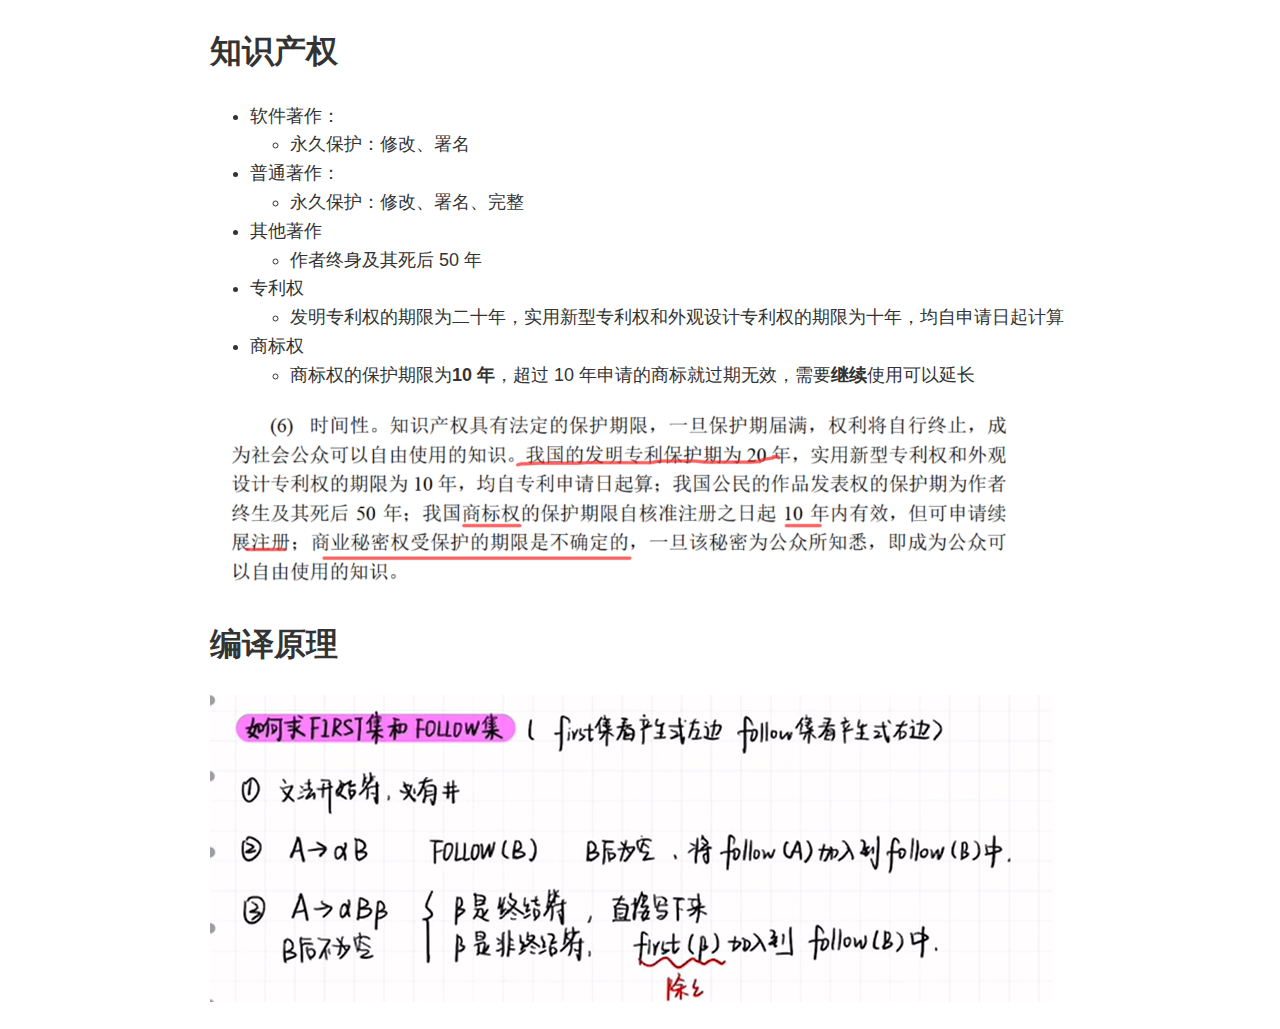
<file: note/software exam/html/Other.html>
<!DOCTYPE html>
<html>
<head>
<title>Other.md</title>
<meta http-equiv="Content-type" content="text/html;charset=UTF-8">

<style>
/*

Arduino® Light Theme - Stefania Mellai <s.mellai@arduino.cc>

*/

.hljs {
  display: block;
  overflow-x: auto;
  padding: 0.5em;
  background: #FFFFFF;
}

.hljs,
.hljs-subst {
  color: #434f54;
}

.hljs-keyword,
.hljs-attribute,
.hljs-selector-tag,
.hljs-doctag,
.hljs-name {
  color: #00979D;
}

.hljs-built_in,
.hljs-literal,
.hljs-bullet,
.hljs-code,
.hljs-addition {
  color: #D35400;
}

.hljs-regexp,
.hljs-symbol,
.hljs-variable,
.hljs-template-variable,
.hljs-link,
.hljs-selector-attr,
.hljs-selector-pseudo {
  color: #00979D;
}

.hljs-type,
.hljs-string,
.hljs-selector-id,
.hljs-selector-class,
.hljs-quote,
.hljs-template-tag,
.hljs-deletion {
  color: #005C5F;
}

.hljs-title,
.hljs-section {
  color: #880000;
  font-weight: bold;
}

.hljs-comment {
  color: rgba(149,165,166,.8);
}

.hljs-meta-keyword {
  color: #728E00;
}

.hljs-meta {
  color: #434f54;
}

.hljs-emphasis {
  font-style: italic;
}

.hljs-strong {
  font-weight: bold;
}

.hljs-function {
  color: #728E00;
}

.hljs-number {
  color: #8A7B52;  
}

</style>

<style>
/*---------------------------------------------------------------------------------------------
 *  Copyright (c) Microsoft Corporation. All rights reserved.
 *  Licensed under the MIT License. See License.txt in the project root for license information.
 *--------------------------------------------------------------------------------------------*/

body {
	font-family:   "HelveticaNeue-Light", sans-serif, "宋体","Segoe WPC", "Segoe UI", "SFUIText-Light","Droid Sans Fallback";
	font-size: 18px;
	padding: 0 12px;
	line-height: 1.6;
	word-wrap: break-word;
	color: #333333;
}

.content-wrapper{
	max-width: 860px;
    margin: 0 auto;
    padding: 0 30px;
}

#code-csp-warning {
	position: fixed;
	top: 0;
	right: 0;
	color: white;
	margin: 16px;
	text-align: center;
	font-size: 12px;
	font-family: sans-serif;
	background-color:#444444;
	cursor: pointer;
	padding: 6px;
	box-shadow: 1px 1px 1px rgba(0,0,0,.25);
}

#code-csp-warning:hover {
	text-decoration: none;
	background-color:#007acc;
	box-shadow: 2px 2px 2px rgba(0,0,0,.25);
}


body.scrollBeyondLastLine {
	margin-bottom: calc(100vh - 22px);
}

body.showEditorSelection .code-line {
	position: relative;
}

body.showEditorSelection .code-active-line:before,
body.showEditorSelection .code-line:hover:before {
	content: "";
	display: block;
	position: absolute;
	top: 0;
	left: -12px;
	height: 100%;
}

body.showEditorSelection li.code-active-line:before,
body.showEditorSelection li.code-line:hover:before {
	left: -30px;
}

.vscode-light.showEditorSelection .code-active-line:before {
	border-left: 3px solid rgba(0, 0, 0, 0.15);
}

.vscode-light.showEditorSelection .code-line:hover:before {
	border-left: 3px solid rgba(0, 0, 0, 0.40);
}

.vscode-dark.showEditorSelection .code-active-line:before {
	border-left: 3px solid rgba(255, 255, 255, 0.4);
}

.vscode-dark.showEditorSelection .code-line:hover:before {
	border-left: 3px solid rgba(255, 255, 255, 0.60);
}

.vscode-high-contrast.showEditorSelection .code-active-line:before {
	border-left: 3px solid rgba(255, 160, 0, 0.7);
}

.vscode-high-contrast.showEditorSelection .code-line:hover:before {
	border-left: 3px solid rgba(255, 160, 0, 1);
}

img {
	max-width: 100%;
	max-height: 100%;
}

a {
	color: #4080D0;
	text-decoration: none;
}

a:focus,
input:focus,
select:focus,
textarea:focus {
	outline: 1px solid -webkit-focus-ring-color;
	outline-offset: -1px;
}

hr {
	border: 0;
	height: 2px;
	border-bottom: 2px solid;
}

h1 {
	padding-bottom: 0.3em;
	line-height: 1.2;
	border-bottom: 1px solid #eee;
}


h2{
	padding-bottom: .3em;
    font-size: 2em;
    line-height: 1.225;
    border-bottom: 1px solid #eee;
}

h3{
	font-size: 1.75em;
    line-height: 1.225;
}

h1, h2, h3 {
	font-weight: bold;
}

h1 code,
h2 code,
h3 code,
h4 code,
h5 code,
h6 code {
	font-size: inherit;
	line-height: auto;
}

a:hover {
	color: #4080D0;
	text-decoration: underline;
}

table {
	border-collapse: collapse;
}

table > thead > tr > th {
	text-align: left;
	border-bottom: 1px solid;
}

table > thead > tr > th,
table > thead > tr > td,
table > tbody > tr > th,
table > tbody > tr > td {
	padding: 5px 10px;
}

table > tbody > tr + tr > td {
	border-top: 1px solid;
}

blockquote {
	margin: 0 7px 0 5px;
	padding: 0 16px 0 10px;
	border-left: 5px solid;
}

code {
	font-family: Menlo, Monaco, Consolas, "Droid Sans Mono", "Courier New", monospace, "Droid Sans Fallback";
	font-size: 14px;
	line-height: 19px;
}

body.wordWrap pre {
	white-space: pre-wrap;
}

.mac code {
	font-size: 12px;
	line-height: 18px;
}

pre:not(.hljs),
pre.hljs code > div {
	padding: 16px;
	border-radius: 3px;
	overflow: auto;
}

/** Theming */

.vscode-light,
.vscode-light pre code {
	color: rgb(30, 30, 30);
}

.vscode-dark,
.vscode-dark pre code {
	color: #DDD;
}

.vscode-high-contrast,
.vscode-high-contrast pre code {
	color: white;
}

.vscode-light code {
	color: #A31515;
}

.vscode-dark code {
	color: #D7BA7D;
}

.vscode-light pre:not(.hljs),
.vscode-light code > div {
	background-color: rgba(220, 220, 220, 0.4);
}

.vscode-dark pre:not(.hljs),
.vscode-dark code > div {
	background-color: rgba(10, 10, 10, 0.4);
}

.vscode-high-contrast pre:not(.hljs),
.vscode-high-contrast code > div {
	background-color: rgb(0, 0, 0);
}

.vscode-high-contrast h1 {
	border-color: rgb(0, 0, 0);
}

.vscode-light table > thead > tr > th {
	border-color: rgba(0, 0, 0, 0.69);
}

.vscode-dark table > thead > tr > th {
	border-color: rgba(255, 255, 255, 0.69);
}

.vscode-light h1,
.vscode-light hr,
.vscode-light table > tbody > tr + tr > td {
	border-color: rgba(0, 0, 0, 0.18);
}

.vscode-dark h1,
.vscode-dark hr,
.vscode-dark table > tbody > tr + tr > td {
	border-color: rgba(255, 255, 255, 0.18);
}

.vscode-light blockquote,
.vscode-dark blockquote {
	background: rgba(127, 127, 127, 0.1);
	border-color: rgba(0, 122, 204, 0.5);
}

.vscode-high-contrast blockquote {
	background: transparent;
	border-color: #fff;
}
</style>

<style>
pre {
	background-color: #f8f8f8;
	border: 1px solid #cccccc;
	border-radius: 3px;
	overflow-x: auto;
	white-space: pre-wrap;
	overflow-wrap: break-word;
}

pre:not(.hljs) {
	padding: 23px;
	line-height: 19px;
}

blockquote {
	background: rgba(127, 127, 127, 0.1);
	border-color: rgba(0, 122, 204, 0.5);
}

.emoji {
	height: 1.4em;
}

/* for inline code */
:not(pre):not(.hljs) > code {
	color: #C9AE75; /* Change the old color so it seems less like an error */
	font-size: inherit;
}

/* Page Break : use <div class="page"/> to insert page break
-------------------------------------------------------- */
.page {
	page-break-after: always;
}

.table-of-contents li{
	list-style-type: initial;
}
</style>

<style>
@font-face{font-family:KaTeX_AMS;font-style:normal;font-weight:400;src:url(fonts/KaTeX_AMS-Regular.woff2) format("woff2"),url(fonts/KaTeX_AMS-Regular.woff) format("woff"),url(fonts/KaTeX_AMS-Regular.ttf) format("truetype")}@font-face{font-family:KaTeX_Caligraphic;font-style:normal;font-weight:700;src:url(fonts/KaTeX_Caligraphic-Bold.woff2) format("woff2"),url(fonts/KaTeX_Caligraphic-Bold.woff) format("woff"),url(fonts/KaTeX_Caligraphic-Bold.ttf) format("truetype")}@font-face{font-family:KaTeX_Caligraphic;font-style:normal;font-weight:400;src:url(fonts/KaTeX_Caligraphic-Regular.woff2) format("woff2"),url(fonts/KaTeX_Caligraphic-Regular.woff) format("woff"),url(fonts/KaTeX_Caligraphic-Regular.ttf) format("truetype")}@font-face{font-family:KaTeX_Fraktur;font-style:normal;font-weight:700;src:url(fonts/KaTeX_Fraktur-Bold.woff2) format("woff2"),url(fonts/KaTeX_Fraktur-Bold.woff) format("woff"),url(fonts/KaTeX_Fraktur-Bold.ttf) format("truetype")}@font-face{font-family:KaTeX_Fraktur;font-style:normal;font-weight:400;src:url(fonts/KaTeX_Fraktur-Regular.woff2) format("woff2"),url(fonts/KaTeX_Fraktur-Regular.woff) format("woff"),url(fonts/KaTeX_Fraktur-Regular.ttf) format("truetype")}@font-face{font-family:KaTeX_Main;font-style:normal;font-weight:700;src:url(fonts/KaTeX_Main-Bold.woff2) format("woff2"),url(fonts/KaTeX_Main-Bold.woff) format("woff"),url(fonts/KaTeX_Main-Bold.ttf) format("truetype")}@font-face{font-family:KaTeX_Main;font-style:italic;font-weight:700;src:url(fonts/KaTeX_Main-BoldItalic.woff2) format("woff2"),url(fonts/KaTeX_Main-BoldItalic.woff) format("woff"),url(fonts/KaTeX_Main-BoldItalic.ttf) format("truetype")}@font-face{font-family:KaTeX_Main;font-style:italic;font-weight:400;src:url(fonts/KaTeX_Main-Italic.woff2) format("woff2"),url(fonts/KaTeX_Main-Italic.woff) format("woff"),url(fonts/KaTeX_Main-Italic.ttf) format("truetype")}@font-face{font-family:KaTeX_Main;font-style:normal;font-weight:400;src:url(fonts/KaTeX_Main-Regular.woff2) format("woff2"),url(fonts/KaTeX_Main-Regular.woff) format("woff"),url(fonts/KaTeX_Main-Regular.ttf) format("truetype")}@font-face{font-family:KaTeX_Math;font-style:italic;font-weight:700;src:url(fonts/KaTeX_Math-BoldItalic.woff2) format("woff2"),url(fonts/KaTeX_Math-BoldItalic.woff) format("woff"),url(fonts/KaTeX_Math-BoldItalic.ttf) format("truetype")}@font-face{font-family:KaTeX_Math;font-style:italic;font-weight:400;src:url(fonts/KaTeX_Math-Italic.woff2) format("woff2"),url(fonts/KaTeX_Math-Italic.woff) format("woff"),url(fonts/KaTeX_Math-Italic.ttf) format("truetype")}@font-face{font-family:"KaTeX_SansSerif";font-style:normal;font-weight:700;src:url(fonts/KaTeX_SansSerif-Bold.woff2) format("woff2"),url(fonts/KaTeX_SansSerif-Bold.woff) format("woff"),url(fonts/KaTeX_SansSerif-Bold.ttf) format("truetype")}@font-face{font-family:"KaTeX_SansSerif";font-style:italic;font-weight:400;src:url(fonts/KaTeX_SansSerif-Italic.woff2) format("woff2"),url(fonts/KaTeX_SansSerif-Italic.woff) format("woff"),url(fonts/KaTeX_SansSerif-Italic.ttf) format("truetype")}@font-face{font-family:"KaTeX_SansSerif";font-style:normal;font-weight:400;src:url(fonts/KaTeX_SansSerif-Regular.woff2) format("woff2"),url(fonts/KaTeX_SansSerif-Regular.woff) format("woff"),url(fonts/KaTeX_SansSerif-Regular.ttf) format("truetype")}@font-face{font-family:KaTeX_Script;font-style:normal;font-weight:400;src:url(fonts/KaTeX_Script-Regular.woff2) format("woff2"),url(fonts/KaTeX_Script-Regular.woff) format("woff"),url(fonts/KaTeX_Script-Regular.ttf) format("truetype")}@font-face{font-family:KaTeX_Size1;font-style:normal;font-weight:400;src:url(fonts/KaTeX_Size1-Regular.woff2) format("woff2"),url(fonts/KaTeX_Size1-Regular.woff) format("woff"),url(fonts/KaTeX_Size1-Regular.ttf) format("truetype")}@font-face{font-family:KaTeX_Size2;font-style:normal;font-weight:400;src:url(fonts/KaTeX_Size2-Regular.woff2) format("woff2"),url(fonts/KaTeX_Size2-Regular.woff) format("woff"),url(fonts/KaTeX_Size2-Regular.ttf) format("truetype")}@font-face{font-family:KaTeX_Size3;font-style:normal;font-weight:400;src:url(fonts/KaTeX_Size3-Regular.woff2) format("woff2"),url(fonts/KaTeX_Size3-Regular.woff) format("woff"),url(fonts/KaTeX_Size3-Regular.ttf) format("truetype")}@font-face{font-family:KaTeX_Size4;font-style:normal;font-weight:400;src:url(fonts/KaTeX_Size4-Regular.woff2) format("woff2"),url(fonts/KaTeX_Size4-Regular.woff) format("woff"),url(fonts/KaTeX_Size4-Regular.ttf) format("truetype")}@font-face{font-family:KaTeX_Typewriter;font-style:normal;font-weight:400;src:url(fonts/KaTeX_Typewriter-Regular.woff2) format("woff2"),url(fonts/KaTeX_Typewriter-Regular.woff) format("woff"),url(fonts/KaTeX_Typewriter-Regular.ttf) format("truetype")}.katex{text-rendering:auto;font:normal 1.21em KaTeX_Main,Times New Roman,serif;line-height:1.2;text-indent:0}.katex *{-ms-high-contrast-adjust:none!important;border-color:currentColor}.katex .katex-version:after{content:"0.16.2"}.katex .katex-mathml{clip:rect(1px,1px,1px,1px);border:0;height:1px;overflow:hidden;padding:0;position:absolute;width:1px}.katex .katex-html>.newline{display:block}.katex .base{position:relative;white-space:nowrap;width:-webkit-min-content;width:-moz-min-content;width:min-content}.katex .base,.katex .strut{display:inline-block}.katex .textbf{font-weight:700}.katex .textit{font-style:italic}.katex .textrm{font-family:KaTeX_Main}.katex .textsf{font-family:KaTeX_SansSerif}.katex .texttt{font-family:KaTeX_Typewriter}.katex .mathnormal{font-family:KaTeX_Math;font-style:italic}.katex .mathit{font-family:KaTeX_Main;font-style:italic}.katex .mathrm{font-style:normal}.katex .mathbf{font-family:KaTeX_Main;font-weight:700}.katex .boldsymbol{font-family:KaTeX_Math;font-style:italic;font-weight:700}.katex .amsrm,.katex .mathbb,.katex .textbb{font-family:KaTeX_AMS}.katex .mathcal{font-family:KaTeX_Caligraphic}.katex .mathfrak,.katex .textfrak{font-family:KaTeX_Fraktur}.katex .mathtt{font-family:KaTeX_Typewriter}.katex .mathscr,.katex .textscr{font-family:KaTeX_Script}.katex .mathsf,.katex .textsf{font-family:KaTeX_SansSerif}.katex .mathboldsf,.katex .textboldsf{font-family:KaTeX_SansSerif;font-weight:700}.katex .mathitsf,.katex .textitsf{font-family:KaTeX_SansSerif;font-style:italic}.katex .mainrm{font-family:KaTeX_Main;font-style:normal}.katex .vlist-t{border-collapse:collapse;display:inline-table;table-layout:fixed}.katex .vlist-r{display:table-row}.katex .vlist{display:table-cell;position:relative;vertical-align:bottom}.katex .vlist>span{display:block;height:0;position:relative}.katex .vlist>span>span{display:inline-block}.katex .vlist>span>.pstrut{overflow:hidden;width:0}.katex .vlist-t2{margin-right:-2px}.katex .vlist-s{display:table-cell;font-size:1px;min-width:2px;vertical-align:bottom;width:2px}.katex .vbox{align-items:baseline;display:inline-flex;flex-direction:column}.katex .hbox{width:100%}.katex .hbox,.katex .thinbox{display:inline-flex;flex-direction:row}.katex .thinbox{max-width:0;width:0}.katex .msupsub{text-align:left}.katex .mfrac>span>span{text-align:center}.katex .mfrac .frac-line{border-bottom-style:solid;display:inline-block;width:100%}.katex .hdashline,.katex .hline,.katex .mfrac .frac-line,.katex .overline .overline-line,.katex .rule,.katex .underline .underline-line{min-height:1px}.katex .mspace{display:inline-block}.katex .clap,.katex .llap,.katex .rlap{position:relative;width:0}.katex .clap>.inner,.katex .llap>.inner,.katex .rlap>.inner{position:absolute}.katex .clap>.fix,.katex .llap>.fix,.katex .rlap>.fix{display:inline-block}.katex .llap>.inner{right:0}.katex .clap>.inner,.katex .rlap>.inner{left:0}.katex .clap>.inner>span{margin-left:-50%;margin-right:50%}.katex .rule{border:0 solid;display:inline-block;position:relative}.katex .hline,.katex .overline .overline-line,.katex .underline .underline-line{border-bottom-style:solid;display:inline-block;width:100%}.katex .hdashline{border-bottom-style:dashed;display:inline-block;width:100%}.katex .sqrt>.root{margin-left:.27777778em;margin-right:-.55555556em}.katex .fontsize-ensurer.reset-size1.size1,.katex .sizing.reset-size1.size1{font-size:1em}.katex .fontsize-ensurer.reset-size1.size2,.katex .sizing.reset-size1.size2{font-size:1.2em}.katex .fontsize-ensurer.reset-size1.size3,.katex .sizing.reset-size1.size3{font-size:1.4em}.katex .fontsize-ensurer.reset-size1.size4,.katex .sizing.reset-size1.size4{font-size:1.6em}.katex .fontsize-ensurer.reset-size1.size5,.katex .sizing.reset-size1.size5{font-size:1.8em}.katex .fontsize-ensurer.reset-size1.size6,.katex .sizing.reset-size1.size6{font-size:2em}.katex .fontsize-ensurer.reset-size1.size7,.katex .sizing.reset-size1.size7{font-size:2.4em}.katex .fontsize-ensurer.reset-size1.size8,.katex .sizing.reset-size1.size8{font-size:2.88em}.katex .fontsize-ensurer.reset-size1.size9,.katex .sizing.reset-size1.size9{font-size:3.456em}.katex .fontsize-ensurer.reset-size1.size10,.katex .sizing.reset-size1.size10{font-size:4.148em}.katex .fontsize-ensurer.reset-size1.size11,.katex .sizing.reset-size1.size11{font-size:4.976em}.katex .fontsize-ensurer.reset-size2.size1,.katex .sizing.reset-size2.size1{font-size:.83333333em}.katex .fontsize-ensurer.reset-size2.size2,.katex .sizing.reset-size2.size2{font-size:1em}.katex .fontsize-ensurer.reset-size2.size3,.katex .sizing.reset-size2.size3{font-size:1.16666667em}.katex .fontsize-ensurer.reset-size2.size4,.katex .sizing.reset-size2.size4{font-size:1.33333333em}.katex .fontsize-ensurer.reset-size2.size5,.katex .sizing.reset-size2.size5{font-size:1.5em}.katex .fontsize-ensurer.reset-size2.size6,.katex .sizing.reset-size2.size6{font-size:1.66666667em}.katex .fontsize-ensurer.reset-size2.size7,.katex .sizing.reset-size2.size7{font-size:2em}.katex .fontsize-ensurer.reset-size2.size8,.katex .sizing.reset-size2.size8{font-size:2.4em}.katex .fontsize-ensurer.reset-size2.size9,.katex .sizing.reset-size2.size9{font-size:2.88em}.katex .fontsize-ensurer.reset-size2.size10,.katex .sizing.reset-size2.size10{font-size:3.45666667em}.katex .fontsize-ensurer.reset-size2.size11,.katex .sizing.reset-size2.size11{font-size:4.14666667em}.katex .fontsize-ensurer.reset-size3.size1,.katex .sizing.reset-size3.size1{font-size:.71428571em}.katex .fontsize-ensurer.reset-size3.size2,.katex .sizing.reset-size3.size2{font-size:.85714286em}.katex .fontsize-ensurer.reset-size3.size3,.katex .sizing.reset-size3.size3{font-size:1em}.katex .fontsize-ensurer.reset-size3.size4,.katex .sizing.reset-size3.size4{font-size:1.14285714em}.katex .fontsize-ensurer.reset-size3.size5,.katex .sizing.reset-size3.size5{font-size:1.28571429em}.katex .fontsize-ensurer.reset-size3.size6,.katex .sizing.reset-size3.size6{font-size:1.42857143em}.katex .fontsize-ensurer.reset-size3.size7,.katex .sizing.reset-size3.size7{font-size:1.71428571em}.katex .fontsize-ensurer.reset-size3.size8,.katex .sizing.reset-size3.size8{font-size:2.05714286em}.katex .fontsize-ensurer.reset-size3.size9,.katex .sizing.reset-size3.size9{font-size:2.46857143em}.katex .fontsize-ensurer.reset-size3.size10,.katex .sizing.reset-size3.size10{font-size:2.96285714em}.katex .fontsize-ensurer.reset-size3.size11,.katex .sizing.reset-size3.size11{font-size:3.55428571em}.katex .fontsize-ensurer.reset-size4.size1,.katex .sizing.reset-size4.size1{font-size:.625em}.katex .fontsize-ensurer.reset-size4.size2,.katex .sizing.reset-size4.size2{font-size:.75em}.katex .fontsize-ensurer.reset-size4.size3,.katex .sizing.reset-size4.size3{font-size:.875em}.katex .fontsize-ensurer.reset-size4.size4,.katex .sizing.reset-size4.size4{font-size:1em}.katex .fontsize-ensurer.reset-size4.size5,.katex .sizing.reset-size4.size5{font-size:1.125em}.katex .fontsize-ensurer.reset-size4.size6,.katex .sizing.reset-size4.size6{font-size:1.25em}.katex .fontsize-ensurer.reset-size4.size7,.katex .sizing.reset-size4.size7{font-size:1.5em}.katex .fontsize-ensurer.reset-size4.size8,.katex .sizing.reset-size4.size8{font-size:1.8em}.katex .fontsize-ensurer.reset-size4.size9,.katex .sizing.reset-size4.size9{font-size:2.16em}.katex .fontsize-ensurer.reset-size4.size10,.katex .sizing.reset-size4.size10{font-size:2.5925em}.katex .fontsize-ensurer.reset-size4.size11,.katex .sizing.reset-size4.size11{font-size:3.11em}.katex .fontsize-ensurer.reset-size5.size1,.katex .sizing.reset-size5.size1{font-size:.55555556em}.katex .fontsize-ensurer.reset-size5.size2,.katex .sizing.reset-size5.size2{font-size:.66666667em}.katex .fontsize-ensurer.reset-size5.size3,.katex .sizing.reset-size5.size3{font-size:.77777778em}.katex .fontsize-ensurer.reset-size5.size4,.katex .sizing.reset-size5.size4{font-size:.88888889em}.katex .fontsize-ensurer.reset-size5.size5,.katex .sizing.reset-size5.size5{font-size:1em}.katex .fontsize-ensurer.reset-size5.size6,.katex .sizing.reset-size5.size6{font-size:1.11111111em}.katex .fontsize-ensurer.reset-size5.size7,.katex .sizing.reset-size5.size7{font-size:1.33333333em}.katex .fontsize-ensurer.reset-size5.size8,.katex .sizing.reset-size5.size8{font-size:1.6em}.katex .fontsize-ensurer.reset-size5.size9,.katex .sizing.reset-size5.size9{font-size:1.92em}.katex .fontsize-ensurer.reset-size5.size10,.katex .sizing.reset-size5.size10{font-size:2.30444444em}.katex .fontsize-ensurer.reset-size5.size11,.katex .sizing.reset-size5.size11{font-size:2.76444444em}.katex .fontsize-ensurer.reset-size6.size1,.katex .sizing.reset-size6.size1{font-size:.5em}.katex .fontsize-ensurer.reset-size6.size2,.katex .sizing.reset-size6.size2{font-size:.6em}.katex .fontsize-ensurer.reset-size6.size3,.katex .sizing.reset-size6.size3{font-size:.7em}.katex .fontsize-ensurer.reset-size6.size4,.katex .sizing.reset-size6.size4{font-size:.8em}.katex .fontsize-ensurer.reset-size6.size5,.katex .sizing.reset-size6.size5{font-size:.9em}.katex .fontsize-ensurer.reset-size6.size6,.katex .sizing.reset-size6.size6{font-size:1em}.katex .fontsize-ensurer.reset-size6.size7,.katex .sizing.reset-size6.size7{font-size:1.2em}.katex .fontsize-ensurer.reset-size6.size8,.katex .sizing.reset-size6.size8{font-size:1.44em}.katex .fontsize-ensurer.reset-size6.size9,.katex .sizing.reset-size6.size9{font-size:1.728em}.katex .fontsize-ensurer.reset-size6.size10,.katex .sizing.reset-size6.size10{font-size:2.074em}.katex .fontsize-ensurer.reset-size6.size11,.katex .sizing.reset-size6.size11{font-size:2.488em}.katex .fontsize-ensurer.reset-size7.size1,.katex .sizing.reset-size7.size1{font-size:.41666667em}.katex .fontsize-ensurer.reset-size7.size2,.katex .sizing.reset-size7.size2{font-size:.5em}.katex .fontsize-ensurer.reset-size7.size3,.katex .sizing.reset-size7.size3{font-size:.58333333em}.katex .fontsize-ensurer.reset-size7.size4,.katex .sizing.reset-size7.size4{font-size:.66666667em}.katex .fontsize-ensurer.reset-size7.size5,.katex .sizing.reset-size7.size5{font-size:.75em}.katex .fontsize-ensurer.reset-size7.size6,.katex .sizing.reset-size7.size6{font-size:.83333333em}.katex .fontsize-ensurer.reset-size7.size7,.katex .sizing.reset-size7.size7{font-size:1em}.katex .fontsize-ensurer.reset-size7.size8,.katex .sizing.reset-size7.size8{font-size:1.2em}.katex .fontsize-ensurer.reset-size7.size9,.katex .sizing.reset-size7.size9{font-size:1.44em}.katex .fontsize-ensurer.reset-size7.size10,.katex .sizing.reset-size7.size10{font-size:1.72833333em}.katex .fontsize-ensurer.reset-size7.size11,.katex .sizing.reset-size7.size11{font-size:2.07333333em}.katex .fontsize-ensurer.reset-size8.size1,.katex .sizing.reset-size8.size1{font-size:.34722222em}.katex .fontsize-ensurer.reset-size8.size2,.katex .sizing.reset-size8.size2{font-size:.41666667em}.katex .fontsize-ensurer.reset-size8.size3,.katex .sizing.reset-size8.size3{font-size:.48611111em}.katex .fontsize-ensurer.reset-size8.size4,.katex .sizing.reset-size8.size4{font-size:.55555556em}.katex .fontsize-ensurer.reset-size8.size5,.katex .sizing.reset-size8.size5{font-size:.625em}.katex .fontsize-ensurer.reset-size8.size6,.katex .sizing.reset-size8.size6{font-size:.69444444em}.katex .fontsize-ensurer.reset-size8.size7,.katex .sizing.reset-size8.size7{font-size:.83333333em}.katex .fontsize-ensurer.reset-size8.size8,.katex .sizing.reset-size8.size8{font-size:1em}.katex .fontsize-ensurer.reset-size8.size9,.katex .sizing.reset-size8.size9{font-size:1.2em}.katex .fontsize-ensurer.reset-size8.size10,.katex .sizing.reset-size8.size10{font-size:1.44027778em}.katex .fontsize-ensurer.reset-size8.size11,.katex .sizing.reset-size8.size11{font-size:1.72777778em}.katex .fontsize-ensurer.reset-size9.size1,.katex .sizing.reset-size9.size1{font-size:.28935185em}.katex .fontsize-ensurer.reset-size9.size2,.katex .sizing.reset-size9.size2{font-size:.34722222em}.katex .fontsize-ensurer.reset-size9.size3,.katex .sizing.reset-size9.size3{font-size:.40509259em}.katex .fontsize-ensurer.reset-size9.size4,.katex .sizing.reset-size9.size4{font-size:.46296296em}.katex .fontsize-ensurer.reset-size9.size5,.katex .sizing.reset-size9.size5{font-size:.52083333em}.katex .fontsize-ensurer.reset-size9.size6,.katex .sizing.reset-size9.size6{font-size:.5787037em}.katex .fontsize-ensurer.reset-size9.size7,.katex .sizing.reset-size9.size7{font-size:.69444444em}.katex .fontsize-ensurer.reset-size9.size8,.katex .sizing.reset-size9.size8{font-size:.83333333em}.katex .fontsize-ensurer.reset-size9.size9,.katex .sizing.reset-size9.size9{font-size:1em}.katex .fontsize-ensurer.reset-size9.size10,.katex .sizing.reset-size9.size10{font-size:1.20023148em}.katex .fontsize-ensurer.reset-size9.size11,.katex .sizing.reset-size9.size11{font-size:1.43981481em}.katex .fontsize-ensurer.reset-size10.size1,.katex .sizing.reset-size10.size1{font-size:.24108004em}.katex .fontsize-ensurer.reset-size10.size2,.katex .sizing.reset-size10.size2{font-size:.28929605em}.katex .fontsize-ensurer.reset-size10.size3,.katex .sizing.reset-size10.size3{font-size:.33751205em}.katex .fontsize-ensurer.reset-size10.size4,.katex .sizing.reset-size10.size4{font-size:.38572806em}.katex .fontsize-ensurer.reset-size10.size5,.katex .sizing.reset-size10.size5{font-size:.43394407em}.katex .fontsize-ensurer.reset-size10.size6,.katex .sizing.reset-size10.size6{font-size:.48216008em}.katex .fontsize-ensurer.reset-size10.size7,.katex .sizing.reset-size10.size7{font-size:.57859209em}.katex .fontsize-ensurer.reset-size10.size8,.katex .sizing.reset-size10.size8{font-size:.69431051em}.katex .fontsize-ensurer.reset-size10.size9,.katex .sizing.reset-size10.size9{font-size:.83317261em}.katex .fontsize-ensurer.reset-size10.size10,.katex .sizing.reset-size10.size10{font-size:1em}.katex .fontsize-ensurer.reset-size10.size11,.katex .sizing.reset-size10.size11{font-size:1.19961427em}.katex .fontsize-ensurer.reset-size11.size1,.katex .sizing.reset-size11.size1{font-size:.20096463em}.katex .fontsize-ensurer.reset-size11.size2,.katex .sizing.reset-size11.size2{font-size:.24115756em}.katex .fontsize-ensurer.reset-size11.size3,.katex .sizing.reset-size11.size3{font-size:.28135048em}.katex .fontsize-ensurer.reset-size11.size4,.katex .sizing.reset-size11.size4{font-size:.32154341em}.katex .fontsize-ensurer.reset-size11.size5,.katex .sizing.reset-size11.size5{font-size:.36173633em}.katex .fontsize-ensurer.reset-size11.size6,.katex .sizing.reset-size11.size6{font-size:.40192926em}.katex .fontsize-ensurer.reset-size11.size7,.katex .sizing.reset-size11.size7{font-size:.48231511em}.katex .fontsize-ensurer.reset-size11.size8,.katex .sizing.reset-size11.size8{font-size:.57877814em}.katex .fontsize-ensurer.reset-size11.size9,.katex .sizing.reset-size11.size9{font-size:.69453376em}.katex .fontsize-ensurer.reset-size11.size10,.katex .sizing.reset-size11.size10{font-size:.83360129em}.katex .fontsize-ensurer.reset-size11.size11,.katex .sizing.reset-size11.size11{font-size:1em}.katex .delimsizing.size1{font-family:KaTeX_Size1}.katex .delimsizing.size2{font-family:KaTeX_Size2}.katex .delimsizing.size3{font-family:KaTeX_Size3}.katex .delimsizing.size4{font-family:KaTeX_Size4}.katex .delimsizing.mult .delim-size1>span{font-family:KaTeX_Size1}.katex .delimsizing.mult .delim-size4>span{font-family:KaTeX_Size4}.katex .nulldelimiter{display:inline-block;width:.12em}.katex .delimcenter,.katex .op-symbol{position:relative}.katex .op-symbol.small-op{font-family:KaTeX_Size1}.katex .op-symbol.large-op{font-family:KaTeX_Size2}.katex .accent>.vlist-t,.katex .op-limits>.vlist-t{text-align:center}.katex .accent .accent-body{position:relative}.katex .accent .accent-body:not(.accent-full){width:0}.katex .overlay{display:block}.katex .mtable .vertical-separator{display:inline-block;min-width:1px}.katex .mtable .arraycolsep{display:inline-block}.katex .mtable .col-align-c>.vlist-t{text-align:center}.katex .mtable .col-align-l>.vlist-t{text-align:left}.katex .mtable .col-align-r>.vlist-t{text-align:right}.katex .svg-align{text-align:left}.katex svg{fill:currentColor;stroke:currentColor;fill-rule:nonzero;fill-opacity:1;stroke-width:1;stroke-linecap:butt;stroke-linejoin:miter;stroke-miterlimit:4;stroke-dasharray:none;stroke-dashoffset:0;stroke-opacity:1;display:block;height:inherit;position:absolute;width:100%}.katex svg path{stroke:none}.katex img{border-style:none;max-height:none;max-width:none;min-height:0;min-width:0}.katex .stretchy{display:block;overflow:hidden;position:relative;width:100%}.katex .stretchy:after,.katex .stretchy:before{content:""}.katex .hide-tail{overflow:hidden;position:relative;width:100%}.katex .halfarrow-left{left:0;overflow:hidden;position:absolute;width:50.2%}.katex .halfarrow-right{overflow:hidden;position:absolute;right:0;width:50.2%}.katex .brace-left{left:0;overflow:hidden;position:absolute;width:25.1%}.katex .brace-center{left:25%;overflow:hidden;position:absolute;width:50%}.katex .brace-right{overflow:hidden;position:absolute;right:0;width:25.1%}.katex .x-arrow-pad{padding:0 .5em}.katex .cd-arrow-pad{padding:0 .55556em 0 .27778em}.katex .mover,.katex .munder,.katex .x-arrow{text-align:center}.katex .boxpad{padding:0 .3em}.katex .fbox,.katex .fcolorbox{border:.04em solid;box-sizing:border-box}.katex .cancel-pad{padding:0 .2em}.katex .cancel-lap{margin-left:-.2em;margin-right:-.2em}.katex .sout{border-bottom-style:solid;border-bottom-width:.08em}.katex .angl{border-right:.049em solid;border-top:.049em solid;box-sizing:border-box;margin-right:.03889em}.katex .anglpad{padding:0 .03889em}.katex .eqn-num:before{content:"(" counter(katexEqnNo) ")";counter-increment:katexEqnNo}.katex .mml-eqn-num:before{content:"(" counter(mmlEqnNo) ")";counter-increment:mmlEqnNo}.katex .mtr-glue{width:50%}.katex .cd-vert-arrow{display:inline-block;position:relative}.katex .cd-label-left{display:inline-block;position:absolute;right:calc(50% + .3em);text-align:left}.katex .cd-label-right{display:inline-block;left:calc(50% + .3em);position:absolute;text-align:right}.katex-display{display:block;margin:1em 0;text-align:center}.katex-display>.katex{display:block;text-align:center;white-space:nowrap}.katex-display>.katex>.katex-html{display:block;position:relative}.katex-display>.katex>.katex-html>.tag{position:absolute;right:0}.katex-display.leqno>.katex>.katex-html>.tag{left:0;right:auto}.katex-display.fleqn>.katex{padding-left:2em;text-align:left}body{counter-reset:katexEqnNo mmlEqnNo}

</style>

</head>
<body>
    <div class="content-wrapper">
        <h3 id="%E7%9F%A5%E8%AF%86%E4%BA%A7%E6%9D%83" tabindex="-1">知识产权</h3>
<ul>
<li>软件著作：
<ul>
<li>永久保护：修改、署名</li>
</ul>
</li>
<li>普通著作：
<ul>
<li>永久保护：修改、署名、完整</li>
</ul>
</li>
<li>其他著作
<ul>
<li>作者终身及其死后 50 年</li>
</ul>
</li>
<li>专利权
<ul>
<li>发明专利权的期限为二十年，实用新型专利权和外观设计专利权的期限为十年，均自申请日起计算</li>
</ul>
</li>
<li>商标权
<ul>
<li>商标权的保护期限为<strong>10 年</strong>，超过 10 年申请的商标就过期无效，需要<strong>继续</strong>使用可以延长</li>
</ul>
</li>
</ul>
<p><img src="image/SoftwareExam/1716457484496.png" alt="1716457484496"></p>
<h3 id="%E7%BC%96%E8%AF%91%E5%8E%9F%E7%90%86" tabindex="-1">编译原理</h3>
<p><img src="image/SoftwareExam/1716620232410.png" alt="1716620232410"></p>

    </div>
</body>
</html>
</file>
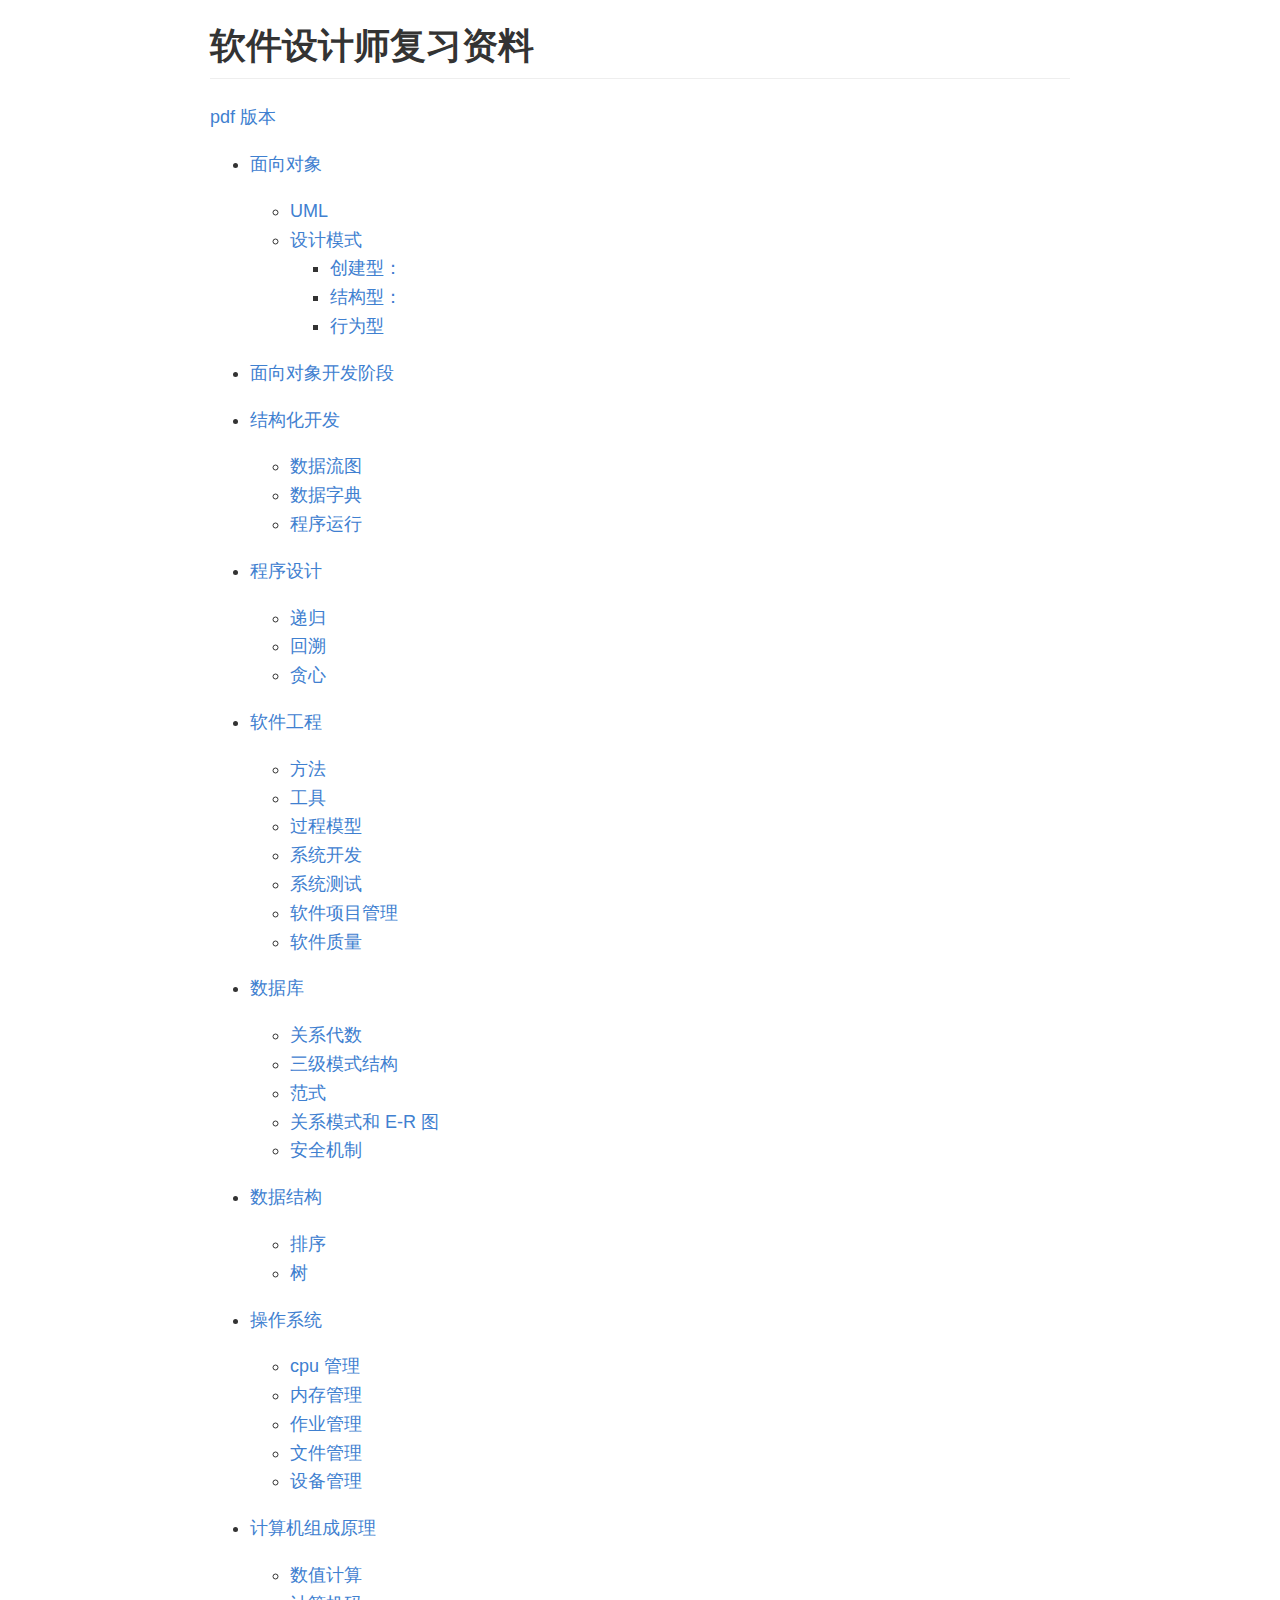
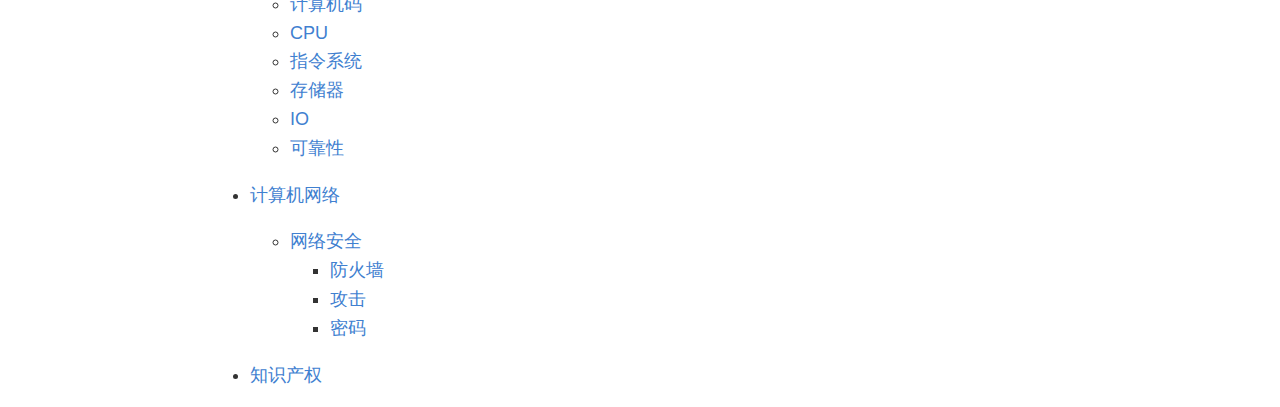
<file: note/software exam/html/readme.html>
<!DOCTYPE html>
<html>
<head>
<title>readme.html</title>
<meta http-equiv="Content-type" content="text/html;charset=UTF-8">

<style>
/*

Arduino® Light Theme - Stefania Mellai <s.mellai@arduino.cc>

*/

.hljs {
  display: block;
  overflow-x: auto;
  padding: 0.5em;
  background: #FFFFFF;
}

.hljs,
.hljs-subst {
  color: #434f54;
}

.hljs-keyword,
.hljs-attribute,
.hljs-selector-tag,
.hljs-doctag,
.hljs-name {
  color: #00979D;
}

.hljs-built_in,
.hljs-literal,
.hljs-bullet,
.hljs-code,
.hljs-addition {
  color: #D35400;
}

.hljs-regexp,
.hljs-symbol,
.hljs-variable,
.hljs-template-variable,
.hljs-link,
.hljs-selector-attr,
.hljs-selector-pseudo {
  color: #00979D;
}

.hljs-type,
.hljs-string,
.hljs-selector-id,
.hljs-selector-class,
.hljs-quote,
.hljs-template-tag,
.hljs-deletion {
  color: #005C5F;
}

.hljs-title,
.hljs-section {
  color: #880000;
  font-weight: bold;
}

.hljs-comment {
  color: rgba(149,165,166,.8);
}

.hljs-meta-keyword {
  color: #728E00;
}

.hljs-meta {
  color: #434f54;
}

.hljs-emphasis {
  font-style: italic;
}

.hljs-strong {
  font-weight: bold;
}

.hljs-function {
  color: #728E00;
}

.hljs-number {
  color: #8A7B52;  
}

</style>

<style>
/*---------------------------------------------------------------------------------------------
 *  Copyright (c) Microsoft Corporation. All rights reserved.
 *  Licensed under the MIT License. See License.txt in the project root for license information.
 *--------------------------------------------------------------------------------------------*/

body {
	font-family:   "HelveticaNeue-Light", sans-serif, "宋体","Segoe WPC", "Segoe UI", "SFUIText-Light","Droid Sans Fallback";
	font-size: 18px;
	padding: 0 12px;
	line-height: 1.6;
	word-wrap: break-word;
	color: #333333;
}

.content-wrapper{
	max-width: 860px;
    margin: 0 auto;
    padding: 0 30px;
}

#code-csp-warning {
	position: fixed;
	top: 0;
	right: 0;
	color: white;
	margin: 16px;
	text-align: center;
	font-size: 12px;
	font-family: sans-serif;
	background-color:#444444;
	cursor: pointer;
	padding: 6px;
	box-shadow: 1px 1px 1px rgba(0,0,0,.25);
}

#code-csp-warning:hover {
	text-decoration: none;
	background-color:#007acc;
	box-shadow: 2px 2px 2px rgba(0,0,0,.25);
}


body.scrollBeyondLastLine {
	margin-bottom: calc(100vh - 22px);
}

body.showEditorSelection .code-line {
	position: relative;
}

body.showEditorSelection .code-active-line:before,
body.showEditorSelection .code-line:hover:before {
	content: "";
	display: block;
	position: absolute;
	top: 0;
	left: -12px;
	height: 100%;
}

body.showEditorSelection li.code-active-line:before,
body.showEditorSelection li.code-line:hover:before {
	left: -30px;
}

.vscode-light.showEditorSelection .code-active-line:before {
	border-left: 3px solid rgba(0, 0, 0, 0.15);
}

.vscode-light.showEditorSelection .code-line:hover:before {
	border-left: 3px solid rgba(0, 0, 0, 0.40);
}

.vscode-dark.showEditorSelection .code-active-line:before {
	border-left: 3px solid rgba(255, 255, 255, 0.4);
}

.vscode-dark.showEditorSelection .code-line:hover:before {
	border-left: 3px solid rgba(255, 255, 255, 0.60);
}

.vscode-high-contrast.showEditorSelection .code-active-line:before {
	border-left: 3px solid rgba(255, 160, 0, 0.7);
}

.vscode-high-contrast.showEditorSelection .code-line:hover:before {
	border-left: 3px solid rgba(255, 160, 0, 1);
}

img {
	max-width: 100%;
	max-height: 100%;
}

a {
	color: #4080D0;
	text-decoration: none;
}

a:focus,
input:focus,
select:focus,
textarea:focus {
	outline: 1px solid -webkit-focus-ring-color;
	outline-offset: -1px;
}

hr {
	border: 0;
	height: 2px;
	border-bottom: 2px solid;
}

h1 {
	padding-bottom: 0.3em;
	line-height: 1.2;
	border-bottom: 1px solid #eee;
}


h2{
	padding-bottom: .3em;
    font-size: 2em;
    line-height: 1.225;
    border-bottom: 1px solid #eee;
}

h3{
	font-size: 1.75em;
    line-height: 1.225;
}

h1, h2, h3 {
	font-weight: bold;
}

h1 code,
h2 code,
h3 code,
h4 code,
h5 code,
h6 code {
	font-size: inherit;
	line-height: auto;
}

a:hover {
	color: #4080D0;
	text-decoration: underline;
}

table {
	border-collapse: collapse;
}

table > thead > tr > th {
	text-align: left;
	border-bottom: 1px solid;
}

table > thead > tr > th,
table > thead > tr > td,
table > tbody > tr > th,
table > tbody > tr > td {
	padding: 5px 10px;
}

table > tbody > tr + tr > td {
	border-top: 1px solid;
}

blockquote {
	margin: 0 7px 0 5px;
	padding: 0 16px 0 10px;
	border-left: 5px solid;
}

code {
	font-family: Menlo, Monaco, Consolas, "Droid Sans Mono", "Courier New", monospace, "Droid Sans Fallback";
	font-size: 14px;
	line-height: 19px;
}

body.wordWrap pre {
	white-space: pre-wrap;
}

.mac code {
	font-size: 12px;
	line-height: 18px;
}

pre:not(.hljs),
pre.hljs code > div {
	padding: 16px;
	border-radius: 3px;
	overflow: auto;
}

/** Theming */

.vscode-light,
.vscode-light pre code {
	color: rgb(30, 30, 30);
}

.vscode-dark,
.vscode-dark pre code {
	color: #DDD;
}

.vscode-high-contrast,
.vscode-high-contrast pre code {
	color: white;
}

.vscode-light code {
	color: #A31515;
}

.vscode-dark code {
	color: #D7BA7D;
}

.vscode-light pre:not(.hljs),
.vscode-light code > div {
	background-color: rgba(220, 220, 220, 0.4);
}

.vscode-dark pre:not(.hljs),
.vscode-dark code > div {
	background-color: rgba(10, 10, 10, 0.4);
}

.vscode-high-contrast pre:not(.hljs),
.vscode-high-contrast code > div {
	background-color: rgb(0, 0, 0);
}

.vscode-high-contrast h1 {
	border-color: rgb(0, 0, 0);
}

.vscode-light table > thead > tr > th {
	border-color: rgba(0, 0, 0, 0.69);
}

.vscode-dark table > thead > tr > th {
	border-color: rgba(255, 255, 255, 0.69);
}

.vscode-light h1,
.vscode-light hr,
.vscode-light table > tbody > tr + tr > td {
	border-color: rgba(0, 0, 0, 0.18);
}

.vscode-dark h1,
.vscode-dark hr,
.vscode-dark table > tbody > tr + tr > td {
	border-color: rgba(255, 255, 255, 0.18);
}

.vscode-light blockquote,
.vscode-dark blockquote {
	background: rgba(127, 127, 127, 0.1);
	border-color: rgba(0, 122, 204, 0.5);
}

.vscode-high-contrast blockquote {
	background: transparent;
	border-color: #fff;
}
</style>

<style>
pre {
	background-color: #f8f8f8;
	border: 1px solid #cccccc;
	border-radius: 3px;
	overflow-x: auto;
	white-space: pre-wrap;
	overflow-wrap: break-word;
}

pre:not(.hljs) {
	padding: 23px;
	line-height: 19px;
}

blockquote {
	background: rgba(127, 127, 127, 0.1);
	border-color: rgba(0, 122, 204, 0.5);
}

.emoji {
	height: 1.4em;
}

/* for inline code */
:not(pre):not(.hljs) > code {
	color: #C9AE75; /* Change the old color so it seems less like an error */
	font-size: inherit;
}

/* Page Break : use <div class="page"/> to insert page break
-------------------------------------------------------- */
.page {
	page-break-after: always;
}

.table-of-contents li{
	list-style-type: initial;
}
</style>

<style>
@font-face{font-family:KaTeX_AMS;font-style:normal;font-weight:400;src:url(fonts/KaTeX_AMS-Regular.woff2) format("woff2"),url(fonts/KaTeX_AMS-Regular.woff) format("woff"),url(fonts/KaTeX_AMS-Regular.ttf) format("truetype")}@font-face{font-family:KaTeX_Caligraphic;font-style:normal;font-weight:700;src:url(fonts/KaTeX_Caligraphic-Bold.woff2) format("woff2"),url(fonts/KaTeX_Caligraphic-Bold.woff) format("woff"),url(fonts/KaTeX_Caligraphic-Bold.ttf) format("truetype")}@font-face{font-family:KaTeX_Caligraphic;font-style:normal;font-weight:400;src:url(fonts/KaTeX_Caligraphic-Regular.woff2) format("woff2"),url(fonts/KaTeX_Caligraphic-Regular.woff) format("woff"),url(fonts/KaTeX_Caligraphic-Regular.ttf) format("truetype")}@font-face{font-family:KaTeX_Fraktur;font-style:normal;font-weight:700;src:url(fonts/KaTeX_Fraktur-Bold.woff2) format("woff2"),url(fonts/KaTeX_Fraktur-Bold.woff) format("woff"),url(fonts/KaTeX_Fraktur-Bold.ttf) format("truetype")}@font-face{font-family:KaTeX_Fraktur;font-style:normal;font-weight:400;src:url(fonts/KaTeX_Fraktur-Regular.woff2) format("woff2"),url(fonts/KaTeX_Fraktur-Regular.woff) format("woff"),url(fonts/KaTeX_Fraktur-Regular.ttf) format("truetype")}@font-face{font-family:KaTeX_Main;font-style:normal;font-weight:700;src:url(fonts/KaTeX_Main-Bold.woff2) format("woff2"),url(fonts/KaTeX_Main-Bold.woff) format("woff"),url(fonts/KaTeX_Main-Bold.ttf) format("truetype")}@font-face{font-family:KaTeX_Main;font-style:italic;font-weight:700;src:url(fonts/KaTeX_Main-BoldItalic.woff2) format("woff2"),url(fonts/KaTeX_Main-BoldItalic.woff) format("woff"),url(fonts/KaTeX_Main-BoldItalic.ttf) format("truetype")}@font-face{font-family:KaTeX_Main;font-style:italic;font-weight:400;src:url(fonts/KaTeX_Main-Italic.woff2) format("woff2"),url(fonts/KaTeX_Main-Italic.woff) format("woff"),url(fonts/KaTeX_Main-Italic.ttf) format("truetype")}@font-face{font-family:KaTeX_Main;font-style:normal;font-weight:400;src:url(fonts/KaTeX_Main-Regular.woff2) format("woff2"),url(fonts/KaTeX_Main-Regular.woff) format("woff"),url(fonts/KaTeX_Main-Regular.ttf) format("truetype")}@font-face{font-family:KaTeX_Math;font-style:italic;font-weight:700;src:url(fonts/KaTeX_Math-BoldItalic.woff2) format("woff2"),url(fonts/KaTeX_Math-BoldItalic.woff) format("woff"),url(fonts/KaTeX_Math-BoldItalic.ttf) format("truetype")}@font-face{font-family:KaTeX_Math;font-style:italic;font-weight:400;src:url(fonts/KaTeX_Math-Italic.woff2) format("woff2"),url(fonts/KaTeX_Math-Italic.woff) format("woff"),url(fonts/KaTeX_Math-Italic.ttf) format("truetype")}@font-face{font-family:"KaTeX_SansSerif";font-style:normal;font-weight:700;src:url(fonts/KaTeX_SansSerif-Bold.woff2) format("woff2"),url(fonts/KaTeX_SansSerif-Bold.woff) format("woff"),url(fonts/KaTeX_SansSerif-Bold.ttf) format("truetype")}@font-face{font-family:"KaTeX_SansSerif";font-style:italic;font-weight:400;src:url(fonts/KaTeX_SansSerif-Italic.woff2) format("woff2"),url(fonts/KaTeX_SansSerif-Italic.woff) format("woff"),url(fonts/KaTeX_SansSerif-Italic.ttf) format("truetype")}@font-face{font-family:"KaTeX_SansSerif";font-style:normal;font-weight:400;src:url(fonts/KaTeX_SansSerif-Regular.woff2) format("woff2"),url(fonts/KaTeX_SansSerif-Regular.woff) format("woff"),url(fonts/KaTeX_SansSerif-Regular.ttf) format("truetype")}@font-face{font-family:KaTeX_Script;font-style:normal;font-weight:400;src:url(fonts/KaTeX_Script-Regular.woff2) format("woff2"),url(fonts/KaTeX_Script-Regular.woff) format("woff"),url(fonts/KaTeX_Script-Regular.ttf) format("truetype")}@font-face{font-family:KaTeX_Size1;font-style:normal;font-weight:400;src:url(fonts/KaTeX_Size1-Regular.woff2) format("woff2"),url(fonts/KaTeX_Size1-Regular.woff) format("woff"),url(fonts/KaTeX_Size1-Regular.ttf) format("truetype")}@font-face{font-family:KaTeX_Size2;font-style:normal;font-weight:400;src:url(fonts/KaTeX_Size2-Regular.woff2) format("woff2"),url(fonts/KaTeX_Size2-Regular.woff) format("woff"),url(fonts/KaTeX_Size2-Regular.ttf) format("truetype")}@font-face{font-family:KaTeX_Size3;font-style:normal;font-weight:400;src:url(fonts/KaTeX_Size3-Regular.woff2) format("woff2"),url(fonts/KaTeX_Size3-Regular.woff) format("woff"),url(fonts/KaTeX_Size3-Regular.ttf) format("truetype")}@font-face{font-family:KaTeX_Size4;font-style:normal;font-weight:400;src:url(fonts/KaTeX_Size4-Regular.woff2) format("woff2"),url(fonts/KaTeX_Size4-Regular.woff) format("woff"),url(fonts/KaTeX_Size4-Regular.ttf) format("truetype")}@font-face{font-family:KaTeX_Typewriter;font-style:normal;font-weight:400;src:url(fonts/KaTeX_Typewriter-Regular.woff2) format("woff2"),url(fonts/KaTeX_Typewriter-Regular.woff) format("woff"),url(fonts/KaTeX_Typewriter-Regular.ttf) format("truetype")}.katex{text-rendering:auto;font:normal 1.21em KaTeX_Main,Times New Roman,serif;line-height:1.2;text-indent:0}.katex *{-ms-high-contrast-adjust:none!important;border-color:currentColor}.katex .katex-version:after{content:"0.16.2"}.katex .katex-mathml{clip:rect(1px,1px,1px,1px);border:0;height:1px;overflow:hidden;padding:0;position:absolute;width:1px}.katex .katex-html>.newline{display:block}.katex .base{position:relative;white-space:nowrap;width:-webkit-min-content;width:-moz-min-content;width:min-content}.katex .base,.katex .strut{display:inline-block}.katex .textbf{font-weight:700}.katex .textit{font-style:italic}.katex .textrm{font-family:KaTeX_Main}.katex .textsf{font-family:KaTeX_SansSerif}.katex .texttt{font-family:KaTeX_Typewriter}.katex .mathnormal{font-family:KaTeX_Math;font-style:italic}.katex .mathit{font-family:KaTeX_Main;font-style:italic}.katex .mathrm{font-style:normal}.katex .mathbf{font-family:KaTeX_Main;font-weight:700}.katex .boldsymbol{font-family:KaTeX_Math;font-style:italic;font-weight:700}.katex .amsrm,.katex .mathbb,.katex .textbb{font-family:KaTeX_AMS}.katex .mathcal{font-family:KaTeX_Caligraphic}.katex .mathfrak,.katex .textfrak{font-family:KaTeX_Fraktur}.katex .mathtt{font-family:KaTeX_Typewriter}.katex .mathscr,.katex .textscr{font-family:KaTeX_Script}.katex .mathsf,.katex .textsf{font-family:KaTeX_SansSerif}.katex .mathboldsf,.katex .textboldsf{font-family:KaTeX_SansSerif;font-weight:700}.katex .mathitsf,.katex .textitsf{font-family:KaTeX_SansSerif;font-style:italic}.katex .mainrm{font-family:KaTeX_Main;font-style:normal}.katex .vlist-t{border-collapse:collapse;display:inline-table;table-layout:fixed}.katex .vlist-r{display:table-row}.katex .vlist{display:table-cell;position:relative;vertical-align:bottom}.katex .vlist>span{display:block;height:0;position:relative}.katex .vlist>span>span{display:inline-block}.katex .vlist>span>.pstrut{overflow:hidden;width:0}.katex .vlist-t2{margin-right:-2px}.katex .vlist-s{display:table-cell;font-size:1px;min-width:2px;vertical-align:bottom;width:2px}.katex .vbox{align-items:baseline;display:inline-flex;flex-direction:column}.katex .hbox{width:100%}.katex .hbox,.katex .thinbox{display:inline-flex;flex-direction:row}.katex .thinbox{max-width:0;width:0}.katex .msupsub{text-align:left}.katex .mfrac>span>span{text-align:center}.katex .mfrac .frac-line{border-bottom-style:solid;display:inline-block;width:100%}.katex .hdashline,.katex .hline,.katex .mfrac .frac-line,.katex .overline .overline-line,.katex .rule,.katex .underline .underline-line{min-height:1px}.katex .mspace{display:inline-block}.katex .clap,.katex .llap,.katex .rlap{position:relative;width:0}.katex .clap>.inner,.katex .llap>.inner,.katex .rlap>.inner{position:absolute}.katex .clap>.fix,.katex .llap>.fix,.katex .rlap>.fix{display:inline-block}.katex .llap>.inner{right:0}.katex .clap>.inner,.katex .rlap>.inner{left:0}.katex .clap>.inner>span{margin-left:-50%;margin-right:50%}.katex .rule{border:0 solid;display:inline-block;position:relative}.katex .hline,.katex .overline .overline-line,.katex .underline .underline-line{border-bottom-style:solid;display:inline-block;width:100%}.katex .hdashline{border-bottom-style:dashed;display:inline-block;width:100%}.katex .sqrt>.root{margin-left:.27777778em;margin-right:-.55555556em}.katex .fontsize-ensurer.reset-size1.size1,.katex .sizing.reset-size1.size1{font-size:1em}.katex .fontsize-ensurer.reset-size1.size2,.katex .sizing.reset-size1.size2{font-size:1.2em}.katex .fontsize-ensurer.reset-size1.size3,.katex .sizing.reset-size1.size3{font-size:1.4em}.katex .fontsize-ensurer.reset-size1.size4,.katex .sizing.reset-size1.size4{font-size:1.6em}.katex .fontsize-ensurer.reset-size1.size5,.katex .sizing.reset-size1.size5{font-size:1.8em}.katex .fontsize-ensurer.reset-size1.size6,.katex .sizing.reset-size1.size6{font-size:2em}.katex .fontsize-ensurer.reset-size1.size7,.katex .sizing.reset-size1.size7{font-size:2.4em}.katex .fontsize-ensurer.reset-size1.size8,.katex .sizing.reset-size1.size8{font-size:2.88em}.katex .fontsize-ensurer.reset-size1.size9,.katex .sizing.reset-size1.size9{font-size:3.456em}.katex .fontsize-ensurer.reset-size1.size10,.katex .sizing.reset-size1.size10{font-size:4.148em}.katex .fontsize-ensurer.reset-size1.size11,.katex .sizing.reset-size1.size11{font-size:4.976em}.katex .fontsize-ensurer.reset-size2.size1,.katex .sizing.reset-size2.size1{font-size:.83333333em}.katex .fontsize-ensurer.reset-size2.size2,.katex .sizing.reset-size2.size2{font-size:1em}.katex .fontsize-ensurer.reset-size2.size3,.katex .sizing.reset-size2.size3{font-size:1.16666667em}.katex .fontsize-ensurer.reset-size2.size4,.katex .sizing.reset-size2.size4{font-size:1.33333333em}.katex .fontsize-ensurer.reset-size2.size5,.katex .sizing.reset-size2.size5{font-size:1.5em}.katex .fontsize-ensurer.reset-size2.size6,.katex .sizing.reset-size2.size6{font-size:1.66666667em}.katex .fontsize-ensurer.reset-size2.size7,.katex .sizing.reset-size2.size7{font-size:2em}.katex .fontsize-ensurer.reset-size2.size8,.katex .sizing.reset-size2.size8{font-size:2.4em}.katex .fontsize-ensurer.reset-size2.size9,.katex .sizing.reset-size2.size9{font-size:2.88em}.katex .fontsize-ensurer.reset-size2.size10,.katex .sizing.reset-size2.size10{font-size:3.45666667em}.katex .fontsize-ensurer.reset-size2.size11,.katex .sizing.reset-size2.size11{font-size:4.14666667em}.katex .fontsize-ensurer.reset-size3.size1,.katex .sizing.reset-size3.size1{font-size:.71428571em}.katex .fontsize-ensurer.reset-size3.size2,.katex .sizing.reset-size3.size2{font-size:.85714286em}.katex .fontsize-ensurer.reset-size3.size3,.katex .sizing.reset-size3.size3{font-size:1em}.katex .fontsize-ensurer.reset-size3.size4,.katex .sizing.reset-size3.size4{font-size:1.14285714em}.katex .fontsize-ensurer.reset-size3.size5,.katex .sizing.reset-size3.size5{font-size:1.28571429em}.katex .fontsize-ensurer.reset-size3.size6,.katex .sizing.reset-size3.size6{font-size:1.42857143em}.katex .fontsize-ensurer.reset-size3.size7,.katex .sizing.reset-size3.size7{font-size:1.71428571em}.katex .fontsize-ensurer.reset-size3.size8,.katex .sizing.reset-size3.size8{font-size:2.05714286em}.katex .fontsize-ensurer.reset-size3.size9,.katex .sizing.reset-size3.size9{font-size:2.46857143em}.katex .fontsize-ensurer.reset-size3.size10,.katex .sizing.reset-size3.size10{font-size:2.96285714em}.katex .fontsize-ensurer.reset-size3.size11,.katex .sizing.reset-size3.size11{font-size:3.55428571em}.katex .fontsize-ensurer.reset-size4.size1,.katex .sizing.reset-size4.size1{font-size:.625em}.katex .fontsize-ensurer.reset-size4.size2,.katex .sizing.reset-size4.size2{font-size:.75em}.katex .fontsize-ensurer.reset-size4.size3,.katex .sizing.reset-size4.size3{font-size:.875em}.katex .fontsize-ensurer.reset-size4.size4,.katex .sizing.reset-size4.size4{font-size:1em}.katex .fontsize-ensurer.reset-size4.size5,.katex .sizing.reset-size4.size5{font-size:1.125em}.katex .fontsize-ensurer.reset-size4.size6,.katex .sizing.reset-size4.size6{font-size:1.25em}.katex .fontsize-ensurer.reset-size4.size7,.katex .sizing.reset-size4.size7{font-size:1.5em}.katex .fontsize-ensurer.reset-size4.size8,.katex .sizing.reset-size4.size8{font-size:1.8em}.katex .fontsize-ensurer.reset-size4.size9,.katex .sizing.reset-size4.size9{font-size:2.16em}.katex .fontsize-ensurer.reset-size4.size10,.katex .sizing.reset-size4.size10{font-size:2.5925em}.katex .fontsize-ensurer.reset-size4.size11,.katex .sizing.reset-size4.size11{font-size:3.11em}.katex .fontsize-ensurer.reset-size5.size1,.katex .sizing.reset-size5.size1{font-size:.55555556em}.katex .fontsize-ensurer.reset-size5.size2,.katex .sizing.reset-size5.size2{font-size:.66666667em}.katex .fontsize-ensurer.reset-size5.size3,.katex .sizing.reset-size5.size3{font-size:.77777778em}.katex .fontsize-ensurer.reset-size5.size4,.katex .sizing.reset-size5.size4{font-size:.88888889em}.katex .fontsize-ensurer.reset-size5.size5,.katex .sizing.reset-size5.size5{font-size:1em}.katex .fontsize-ensurer.reset-size5.size6,.katex .sizing.reset-size5.size6{font-size:1.11111111em}.katex .fontsize-ensurer.reset-size5.size7,.katex .sizing.reset-size5.size7{font-size:1.33333333em}.katex .fontsize-ensurer.reset-size5.size8,.katex .sizing.reset-size5.size8{font-size:1.6em}.katex .fontsize-ensurer.reset-size5.size9,.katex .sizing.reset-size5.size9{font-size:1.92em}.katex .fontsize-ensurer.reset-size5.size10,.katex .sizing.reset-size5.size10{font-size:2.30444444em}.katex .fontsize-ensurer.reset-size5.size11,.katex .sizing.reset-size5.size11{font-size:2.76444444em}.katex .fontsize-ensurer.reset-size6.size1,.katex .sizing.reset-size6.size1{font-size:.5em}.katex .fontsize-ensurer.reset-size6.size2,.katex .sizing.reset-size6.size2{font-size:.6em}.katex .fontsize-ensurer.reset-size6.size3,.katex .sizing.reset-size6.size3{font-size:.7em}.katex .fontsize-ensurer.reset-size6.size4,.katex .sizing.reset-size6.size4{font-size:.8em}.katex .fontsize-ensurer.reset-size6.size5,.katex .sizing.reset-size6.size5{font-size:.9em}.katex .fontsize-ensurer.reset-size6.size6,.katex .sizing.reset-size6.size6{font-size:1em}.katex .fontsize-ensurer.reset-size6.size7,.katex .sizing.reset-size6.size7{font-size:1.2em}.katex .fontsize-ensurer.reset-size6.size8,.katex .sizing.reset-size6.size8{font-size:1.44em}.katex .fontsize-ensurer.reset-size6.size9,.katex .sizing.reset-size6.size9{font-size:1.728em}.katex .fontsize-ensurer.reset-size6.size10,.katex .sizing.reset-size6.size10{font-size:2.074em}.katex .fontsize-ensurer.reset-size6.size11,.katex .sizing.reset-size6.size11{font-size:2.488em}.katex .fontsize-ensurer.reset-size7.size1,.katex .sizing.reset-size7.size1{font-size:.41666667em}.katex .fontsize-ensurer.reset-size7.size2,.katex .sizing.reset-size7.size2{font-size:.5em}.katex .fontsize-ensurer.reset-size7.size3,.katex .sizing.reset-size7.size3{font-size:.58333333em}.katex .fontsize-ensurer.reset-size7.size4,.katex .sizing.reset-size7.size4{font-size:.66666667em}.katex .fontsize-ensurer.reset-size7.size5,.katex .sizing.reset-size7.size5{font-size:.75em}.katex .fontsize-ensurer.reset-size7.size6,.katex .sizing.reset-size7.size6{font-size:.83333333em}.katex .fontsize-ensurer.reset-size7.size7,.katex .sizing.reset-size7.size7{font-size:1em}.katex .fontsize-ensurer.reset-size7.size8,.katex .sizing.reset-size7.size8{font-size:1.2em}.katex .fontsize-ensurer.reset-size7.size9,.katex .sizing.reset-size7.size9{font-size:1.44em}.katex .fontsize-ensurer.reset-size7.size10,.katex .sizing.reset-size7.size10{font-size:1.72833333em}.katex .fontsize-ensurer.reset-size7.size11,.katex .sizing.reset-size7.size11{font-size:2.07333333em}.katex .fontsize-ensurer.reset-size8.size1,.katex .sizing.reset-size8.size1{font-size:.34722222em}.katex .fontsize-ensurer.reset-size8.size2,.katex .sizing.reset-size8.size2{font-size:.41666667em}.katex .fontsize-ensurer.reset-size8.size3,.katex .sizing.reset-size8.size3{font-size:.48611111em}.katex .fontsize-ensurer.reset-size8.size4,.katex .sizing.reset-size8.size4{font-size:.55555556em}.katex .fontsize-ensurer.reset-size8.size5,.katex .sizing.reset-size8.size5{font-size:.625em}.katex .fontsize-ensurer.reset-size8.size6,.katex .sizing.reset-size8.size6{font-size:.69444444em}.katex .fontsize-ensurer.reset-size8.size7,.katex .sizing.reset-size8.size7{font-size:.83333333em}.katex .fontsize-ensurer.reset-size8.size8,.katex .sizing.reset-size8.size8{font-size:1em}.katex .fontsize-ensurer.reset-size8.size9,.katex .sizing.reset-size8.size9{font-size:1.2em}.katex .fontsize-ensurer.reset-size8.size10,.katex .sizing.reset-size8.size10{font-size:1.44027778em}.katex .fontsize-ensurer.reset-size8.size11,.katex .sizing.reset-size8.size11{font-size:1.72777778em}.katex .fontsize-ensurer.reset-size9.size1,.katex .sizing.reset-size9.size1{font-size:.28935185em}.katex .fontsize-ensurer.reset-size9.size2,.katex .sizing.reset-size9.size2{font-size:.34722222em}.katex .fontsize-ensurer.reset-size9.size3,.katex .sizing.reset-size9.size3{font-size:.40509259em}.katex .fontsize-ensurer.reset-size9.size4,.katex .sizing.reset-size9.size4{font-size:.46296296em}.katex .fontsize-ensurer.reset-size9.size5,.katex .sizing.reset-size9.size5{font-size:.52083333em}.katex .fontsize-ensurer.reset-size9.size6,.katex .sizing.reset-size9.size6{font-size:.5787037em}.katex .fontsize-ensurer.reset-size9.size7,.katex .sizing.reset-size9.size7{font-size:.69444444em}.katex .fontsize-ensurer.reset-size9.size8,.katex .sizing.reset-size9.size8{font-size:.83333333em}.katex .fontsize-ensurer.reset-size9.size9,.katex .sizing.reset-size9.size9{font-size:1em}.katex .fontsize-ensurer.reset-size9.size10,.katex .sizing.reset-size9.size10{font-size:1.20023148em}.katex .fontsize-ensurer.reset-size9.size11,.katex .sizing.reset-size9.size11{font-size:1.43981481em}.katex .fontsize-ensurer.reset-size10.size1,.katex .sizing.reset-size10.size1{font-size:.24108004em}.katex .fontsize-ensurer.reset-size10.size2,.katex .sizing.reset-size10.size2{font-size:.28929605em}.katex .fontsize-ensurer.reset-size10.size3,.katex .sizing.reset-size10.size3{font-size:.33751205em}.katex .fontsize-ensurer.reset-size10.size4,.katex .sizing.reset-size10.size4{font-size:.38572806em}.katex .fontsize-ensurer.reset-size10.size5,.katex .sizing.reset-size10.size5{font-size:.43394407em}.katex .fontsize-ensurer.reset-size10.size6,.katex .sizing.reset-size10.size6{font-size:.48216008em}.katex .fontsize-ensurer.reset-size10.size7,.katex .sizing.reset-size10.size7{font-size:.57859209em}.katex .fontsize-ensurer.reset-size10.size8,.katex .sizing.reset-size10.size8{font-size:.69431051em}.katex .fontsize-ensurer.reset-size10.size9,.katex .sizing.reset-size10.size9{font-size:.83317261em}.katex .fontsize-ensurer.reset-size10.size10,.katex .sizing.reset-size10.size10{font-size:1em}.katex .fontsize-ensurer.reset-size10.size11,.katex .sizing.reset-size10.size11{font-size:1.19961427em}.katex .fontsize-ensurer.reset-size11.size1,.katex .sizing.reset-size11.size1{font-size:.20096463em}.katex .fontsize-ensurer.reset-size11.size2,.katex .sizing.reset-size11.size2{font-size:.24115756em}.katex .fontsize-ensurer.reset-size11.size3,.katex .sizing.reset-size11.size3{font-size:.28135048em}.katex .fontsize-ensurer.reset-size11.size4,.katex .sizing.reset-size11.size4{font-size:.32154341em}.katex .fontsize-ensurer.reset-size11.size5,.katex .sizing.reset-size11.size5{font-size:.36173633em}.katex .fontsize-ensurer.reset-size11.size6,.katex .sizing.reset-size11.size6{font-size:.40192926em}.katex .fontsize-ensurer.reset-size11.size7,.katex .sizing.reset-size11.size7{font-size:.48231511em}.katex .fontsize-ensurer.reset-size11.size8,.katex .sizing.reset-size11.size8{font-size:.57877814em}.katex .fontsize-ensurer.reset-size11.size9,.katex .sizing.reset-size11.size9{font-size:.69453376em}.katex .fontsize-ensurer.reset-size11.size10,.katex .sizing.reset-size11.size10{font-size:.83360129em}.katex .fontsize-ensurer.reset-size11.size11,.katex .sizing.reset-size11.size11{font-size:1em}.katex .delimsizing.size1{font-family:KaTeX_Size1}.katex .delimsizing.size2{font-family:KaTeX_Size2}.katex .delimsizing.size3{font-family:KaTeX_Size3}.katex .delimsizing.size4{font-family:KaTeX_Size4}.katex .delimsizing.mult .delim-size1>span{font-family:KaTeX_Size1}.katex .delimsizing.mult .delim-size4>span{font-family:KaTeX_Size4}.katex .nulldelimiter{display:inline-block;width:.12em}.katex .delimcenter,.katex .op-symbol{position:relative}.katex .op-symbol.small-op{font-family:KaTeX_Size1}.katex .op-symbol.large-op{font-family:KaTeX_Size2}.katex .accent>.vlist-t,.katex .op-limits>.vlist-t{text-align:center}.katex .accent .accent-body{position:relative}.katex .accent .accent-body:not(.accent-full){width:0}.katex .overlay{display:block}.katex .mtable .vertical-separator{display:inline-block;min-width:1px}.katex .mtable .arraycolsep{display:inline-block}.katex .mtable .col-align-c>.vlist-t{text-align:center}.katex .mtable .col-align-l>.vlist-t{text-align:left}.katex .mtable .col-align-r>.vlist-t{text-align:right}.katex .svg-align{text-align:left}.katex svg{fill:currentColor;stroke:currentColor;fill-rule:nonzero;fill-opacity:1;stroke-width:1;stroke-linecap:butt;stroke-linejoin:miter;stroke-miterlimit:4;stroke-dasharray:none;stroke-dashoffset:0;stroke-opacity:1;display:block;height:inherit;position:absolute;width:100%}.katex svg path{stroke:none}.katex img{border-style:none;max-height:none;max-width:none;min-height:0;min-width:0}.katex .stretchy{display:block;overflow:hidden;position:relative;width:100%}.katex .stretchy:after,.katex .stretchy:before{content:""}.katex .hide-tail{overflow:hidden;position:relative;width:100%}.katex .halfarrow-left{left:0;overflow:hidden;position:absolute;width:50.2%}.katex .halfarrow-right{overflow:hidden;position:absolute;right:0;width:50.2%}.katex .brace-left{left:0;overflow:hidden;position:absolute;width:25.1%}.katex .brace-center{left:25%;overflow:hidden;position:absolute;width:50%}.katex .brace-right{overflow:hidden;position:absolute;right:0;width:25.1%}.katex .x-arrow-pad{padding:0 .5em}.katex .cd-arrow-pad{padding:0 .55556em 0 .27778em}.katex .mover,.katex .munder,.katex .x-arrow{text-align:center}.katex .boxpad{padding:0 .3em}.katex .fbox,.katex .fcolorbox{border:.04em solid;box-sizing:border-box}.katex .cancel-pad{padding:0 .2em}.katex .cancel-lap{margin-left:-.2em;margin-right:-.2em}.katex .sout{border-bottom-style:solid;border-bottom-width:.08em}.katex .angl{border-right:.049em solid;border-top:.049em solid;box-sizing:border-box;margin-right:.03889em}.katex .anglpad{padding:0 .03889em}.katex .eqn-num:before{content:"(" counter(katexEqnNo) ")";counter-increment:katexEqnNo}.katex .mml-eqn-num:before{content:"(" counter(mmlEqnNo) ")";counter-increment:mmlEqnNo}.katex .mtr-glue{width:50%}.katex .cd-vert-arrow{display:inline-block;position:relative}.katex .cd-label-left{display:inline-block;position:absolute;right:calc(50% + .3em);text-align:left}.katex .cd-label-right{display:inline-block;left:calc(50% + .3em);position:absolute;text-align:right}.katex-display{display:block;margin:1em 0;text-align:center}.katex-display>.katex{display:block;text-align:center;white-space:nowrap}.katex-display>.katex>.katex-html{display:block;position:relative}.katex-display>.katex>.katex-html>.tag{position:absolute;right:0}.katex-display.leqno>.katex>.katex-html>.tag{left:0;right:auto}.katex-display.fleqn>.katex{padding-left:2em;text-align:left}body{counter-reset:katexEqnNo mmlEqnNo}

</style>

</head>
<body>
    <div class="content-wrapper">
        <h1 id="%E8%BD%AF%E4%BB%B6%E8%AE%BE%E8%AE%A1%E5%B8%88%E5%A4%8D%E4%B9%A0%E8%B5%84%E6%96%99" tabindex="-1">软件设计师复习资料</h1>
<p><a href="all.pdf">pdf 版本</a></p>
<ul>
<li>
<p><a href="OOPSD.html#面向对象">面向对象</a></p>
<ul>
<li><a href="OOPSD.html#uml">UML</a></li>
<li><a href="OOPSD.html#%E8%AE%BE%E8%AE%A1%E6%A8%A1%E5%BC%8F">设计模式</a>
<ul>
<li><a href="OOPSD.html#%E5%88%9B%E5%BB%BA%E5%9E%8B">创建型：</a></li>
<li><a href="OOPSD.html#%E7%BB%93%E6%9E%84%E5%9E%8B">结构型：</a></li>
<li><a href="OOPSD.html#%E8%A1%8C%E4%B8%BA%E5%9E%8B">行为型</a></li>
</ul>
</li>
</ul>
</li>
<li>
<p><a href="OOPSD.html#%E9%9D%A2%E5%90%91%E5%AF%B9%E8%B1%A1%E5%BC%80%E5%8F%91%E9%98%B6%E6%AE%B5">面向对象开发阶段</a></p>
</li>
<li>
<p><a href="OOPSD.html#%E7%BB%93%E6%9E%84%E5%8C%96%E5%BC%80%E5%8F%91">结构化开发</a></p>
<ul>
<li><a href="OOPSD.html#%E6%95%B0%E6%8D%AE%E6%B5%81%E5%9B%BE">数据流图</a></li>
<li><a href="OOPSD.html#%E6%95%B0%E6%8D%AE%E5%AD%97%E5%85%B8">数据字典</a></li>
<li><a href="OOPSD.html#%E7%A8%8B%E5%BA%8F%E8%BF%90%E8%A1%8C">程序运行</a></li>
</ul>
</li>
<li>
<p><a href="OOPSD.html##%E7%A8%8B%E5%BA%8F%E8%AE%BE%E8%AE%A1">程序设计</a></p>
<ul>
<li><a href="OOPSD.html#%E9%80%92%E5%BD%92">递归</a></li>
<li><a href="OOPSD.html#%E5%9B%9E%E6%BA%AF">回溯</a></li>
<li><a href="OOPSD.html#%E8%B4%AA%E5%BF%83">贪心</a></li>
</ul>
</li>
<li>
<p><a href="SE.html#软件工程">软件工程</a></p>
<ul>
<li><a href="SE.html#%E6%96%B9%E6%B3%95">方法</a></li>
<li><a href="SE.html#%E5%B7%A5%E5%85%B7">工具</a></li>
<li><a href="SE.html#%E8%BF%87%E7%A8%8B%E6%A8%A1%E5%9E%8B">过程模型</a></li>
<li><a href="SE.html#%E7%B3%BB%E7%BB%9F%E5%BC%80%E5%8F%91">系统开发</a></li>
<li><a href="SE.html#%E7%B3%BB%E7%BB%9F%E6%B5%8B%E8%AF%95">系统测试</a></li>
<li><a href="SE.html#%E8%BD%AF%E4%BB%B6%E9%A1%B9%E7%9B%AE%E7%AE%A1%E7%90%86">软件项目管理</a></li>
<li><a href="SE.html#%E8%BD%AF%E4%BB%B6%E8%B4%A8%E9%87%8F">软件质量</a></li>
</ul>
</li>
<li>
<p><a href="DB.html#%E6%95%B0%E6%8D%AE%E5%BA%93">数据库</a></p>
<ul>
<li><a href="DB.html#%E5%85%B3%E7%B3%BB%E4%BB%A3%E6%95%B0">关系代数</a></li>
<li><a href="DB.html#%E4%B8%89%E7%BA%A7%E6%A8%A1%E5%BC%8F%E7%BB%93%E6%9E%84">三级模式结构</a></li>
<li><a href="DB.html#%E8%8C%83%E5%BC%8F">范式</a></li>
<li><a href="DB.html#%E5%85%B3%E7%B3%BB%E6%A8%A1%E5%BC%8F%E5%92%8C-e-r-%E5%9B%BE">关系模式和 E-R 图</a></li>
<li><a href="DB.html#%E5%AE%89%E5%85%A8%E6%9C%BA%E5%88%B6">安全机制</a></li>
</ul>
</li>
<li>
<p><a href="DS.html#%E6%95%B0%E6%8D%AE%E7%BB%93%E6%9E%84">数据结构</a></p>
<ul>
<li><a href="DS.html#%E6%8E%92%E5%BA%8F">排序</a></li>
<li><a href="DS.html#%E6%A0%91">树</a></li>
</ul>
</li>
<li>
<p><a href="OS.html#%E6%93%8D%E4%BD%9C%E7%B3%BB%E7%BB%9F">操作系统</a></p>
<ul>
<li><a href="OS.html#cpu-%E7%AE%A1%E7%90%86">cpu 管理</a></li>
<li><a href="OS.html#%E5%86%85%E5%AD%98%E7%AE%A1%E7%90%86">内存管理</a></li>
<li><a href="OS.html#%E4%BD%9C%E4%B8%9A%E7%AE%A1%E7%90%86">作业管理</a></li>
<li><a href="OS.html#%E6%96%87%E4%BB%B6%E7%AE%A1%E7%90%86">文件管理</a></li>
<li><a href="OS.html#%E8%AE%BE%E5%A4%87%E7%AE%A1%E7%90%86">设备管理</a></li>
</ul>
</li>
<li>
<p><a href="CC.html#%E8%AE%A1%E7%AE%97%E6%9C%BA%E7%BB%84%E6%88%90%E5%8E%9F%E7%90%86">计算机组成原理</a></p>
<ul>
<li><a href="CC.html#%E6%95%B0%E5%80%BC%E8%AE%A1%E7%AE%97">数值计算</a></li>
<li><a href="CC.html#%E8%AE%A1%E7%AE%97%E6%9C%BA%E7%A0%81">计算机码</a></li>
<li><a href="CC.html#cpu">CPU</a></li>
<li><a href="CC.html#%E6%8C%87%E4%BB%A4%E7%B3%BB%E7%BB%9F">指令系统</a></li>
<li><a href="CC.html#%E5%AD%98%E5%82%A8%E5%99%A8">存储器</a></li>
<li><a href="CC.html#io">IO</a></li>
<li><a href="CC.html#%E5%8F%AF%E9%9D%A0%E6%80%A7">可靠性</a></li>
</ul>
</li>
<li>
<p><a href="CN.html#%E8%AE%A1%E7%AE%97%E6%9C%BA%E7%BD%91%E7%BB%9C">计算机网络</a></p>
<ul>
<li><a href="CN.html#%E7%BD%91%E7%BB%9C%E5%AE%89%E5%85%A8">网络安全</a>
<ul>
<li><a href="CN.html#%E9%98%B2%E7%81%AB%E5%A2%99">防火墙</a></li>
<li><a href="CN.html#%E6%94%BB%E5%87%BB">攻击</a></li>
<li><a href="CN.html#%E5%AF%86%E7%A0%81">密码</a></li>
</ul>
</li>
</ul>
</li>
<li>
<p><a href="Other.html#%E7%9F%A5%E8%AF%86%E4%BA%A7%E6%9D%83">知识产权</a></p>
</li>
</ul>

    </div>
</body>
</html>
</file>
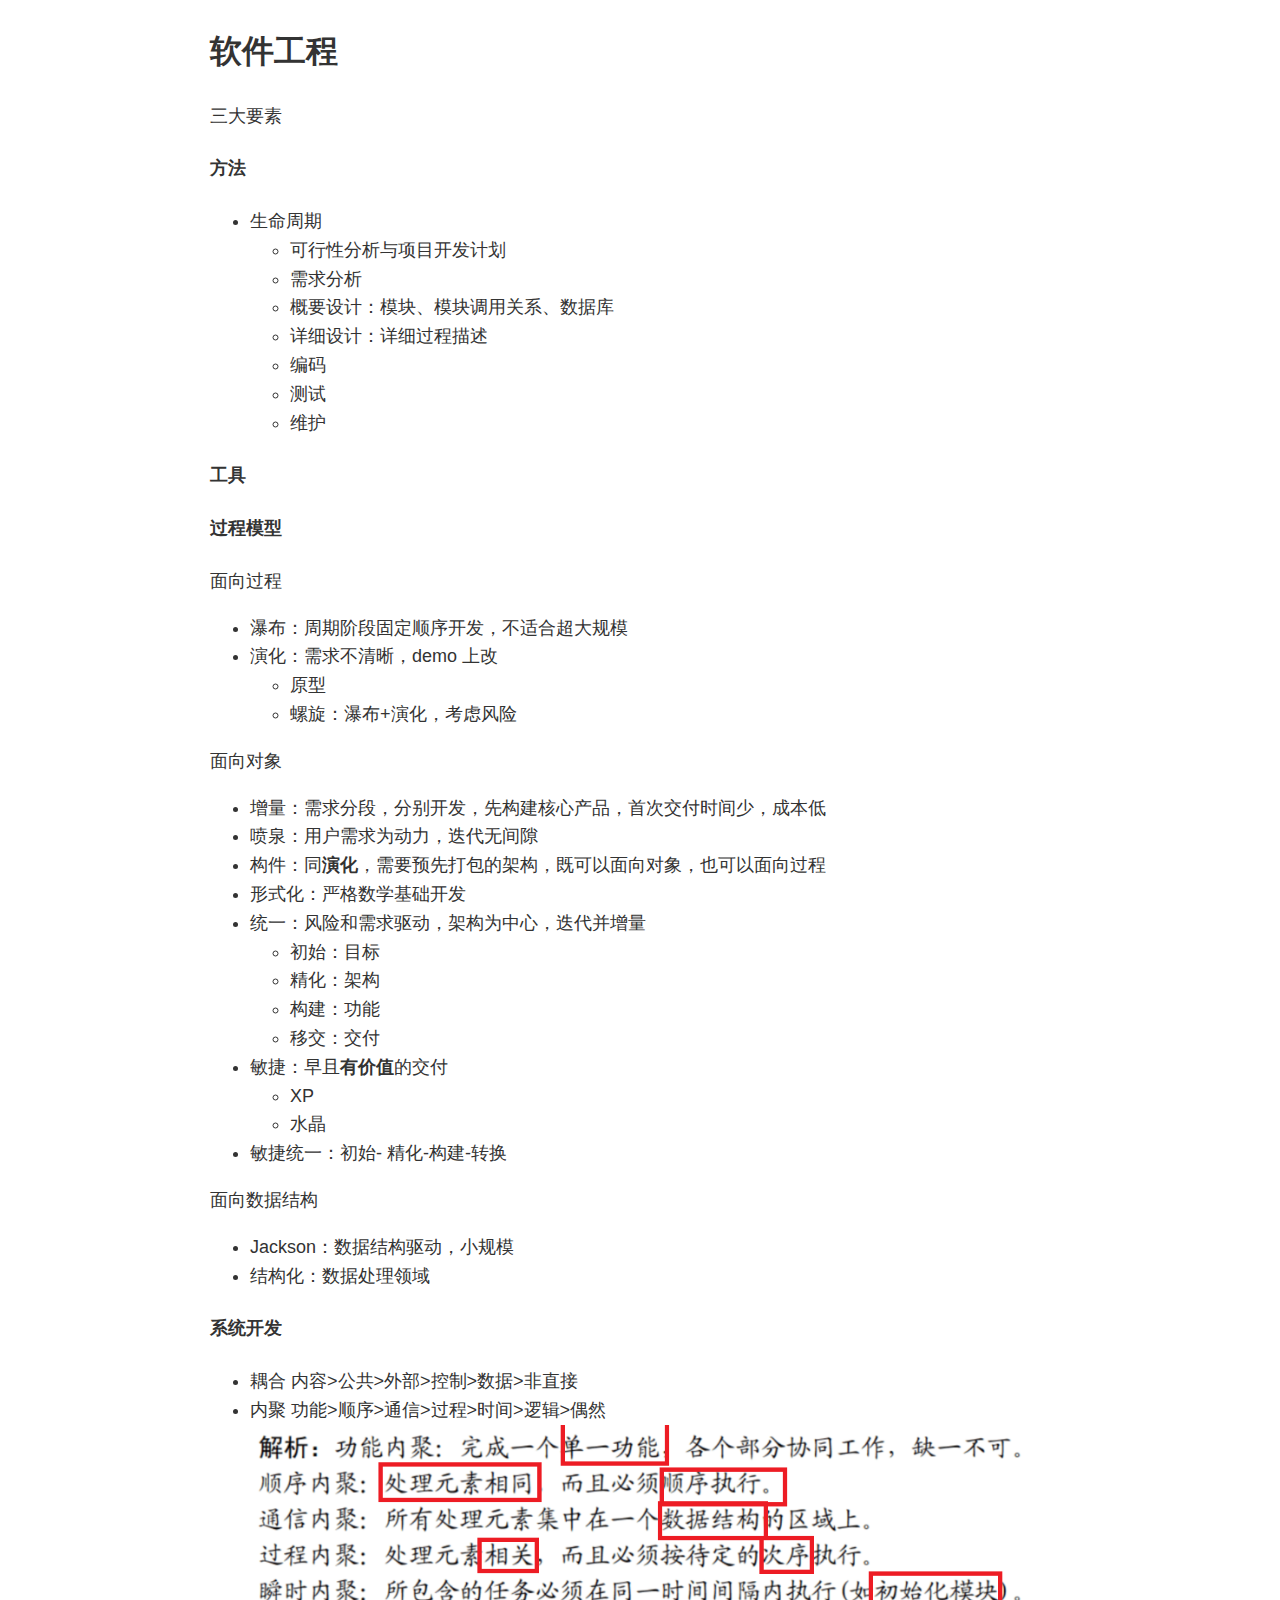
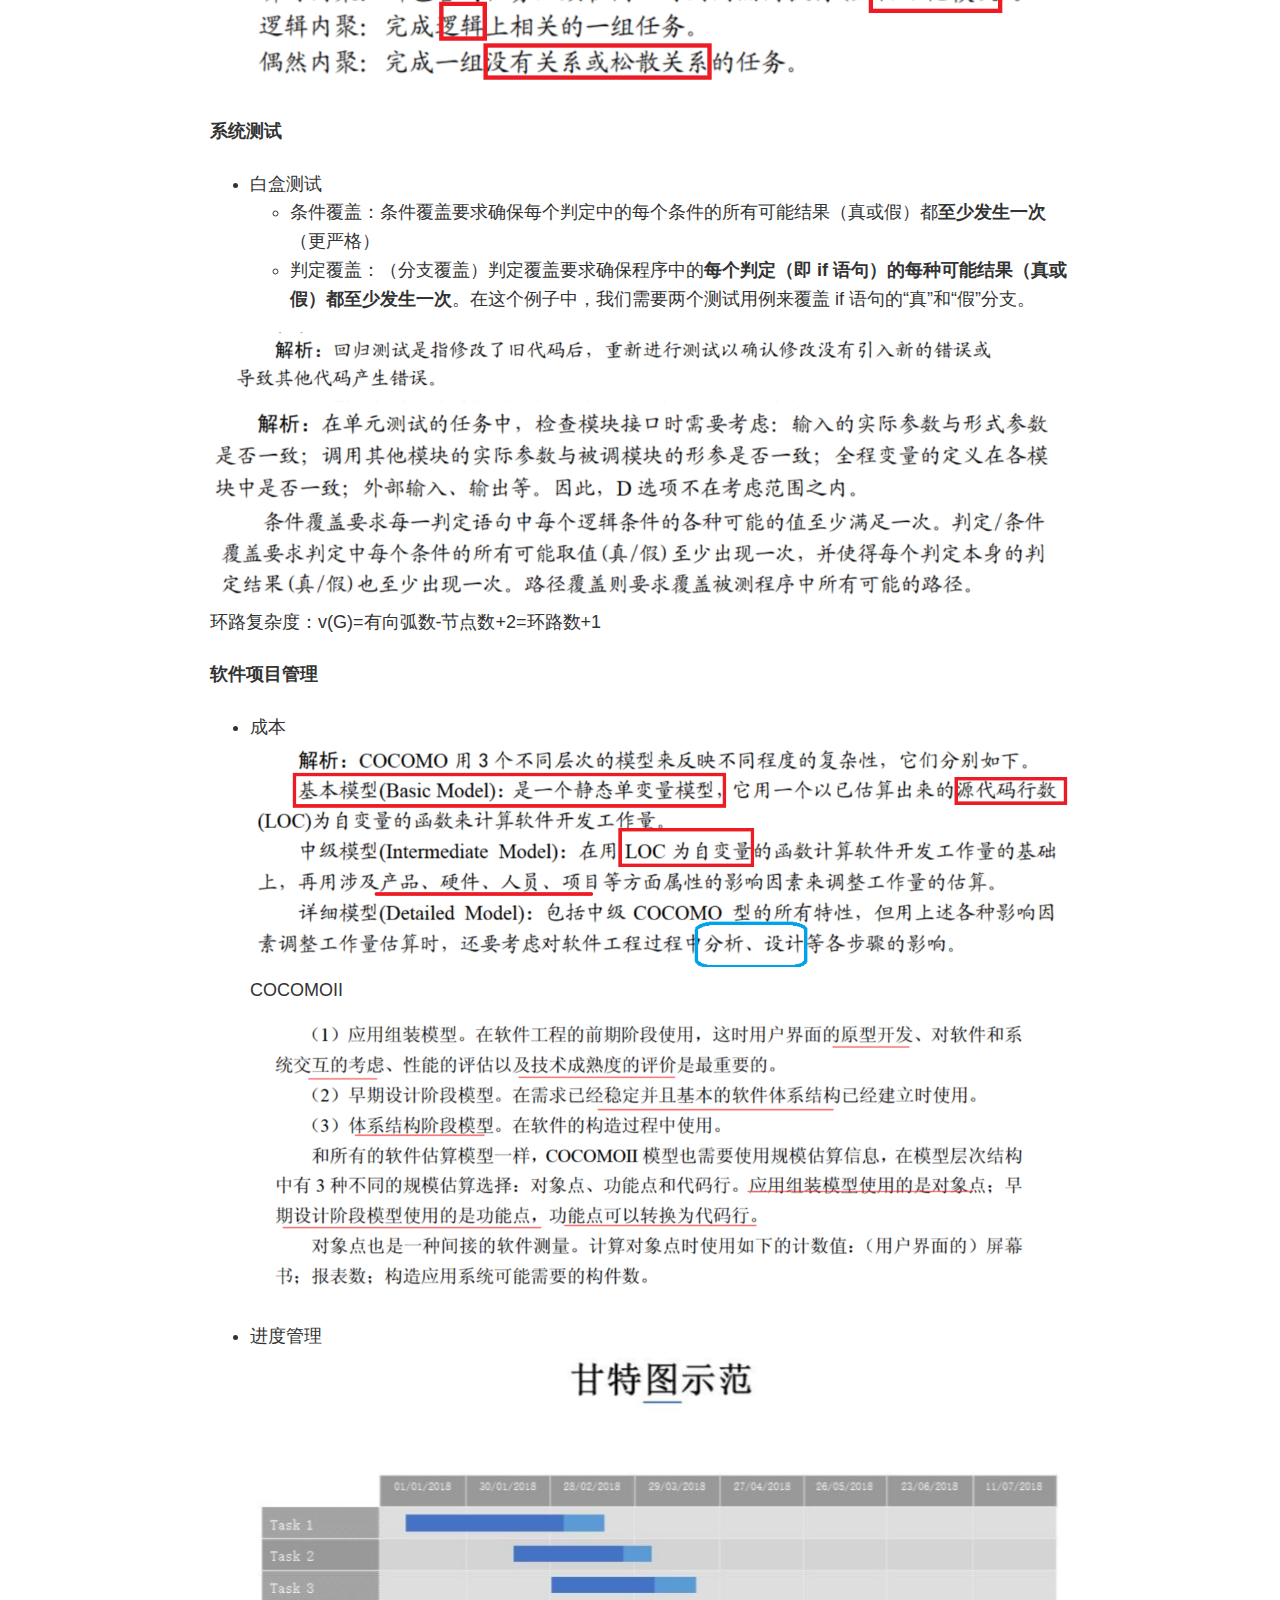
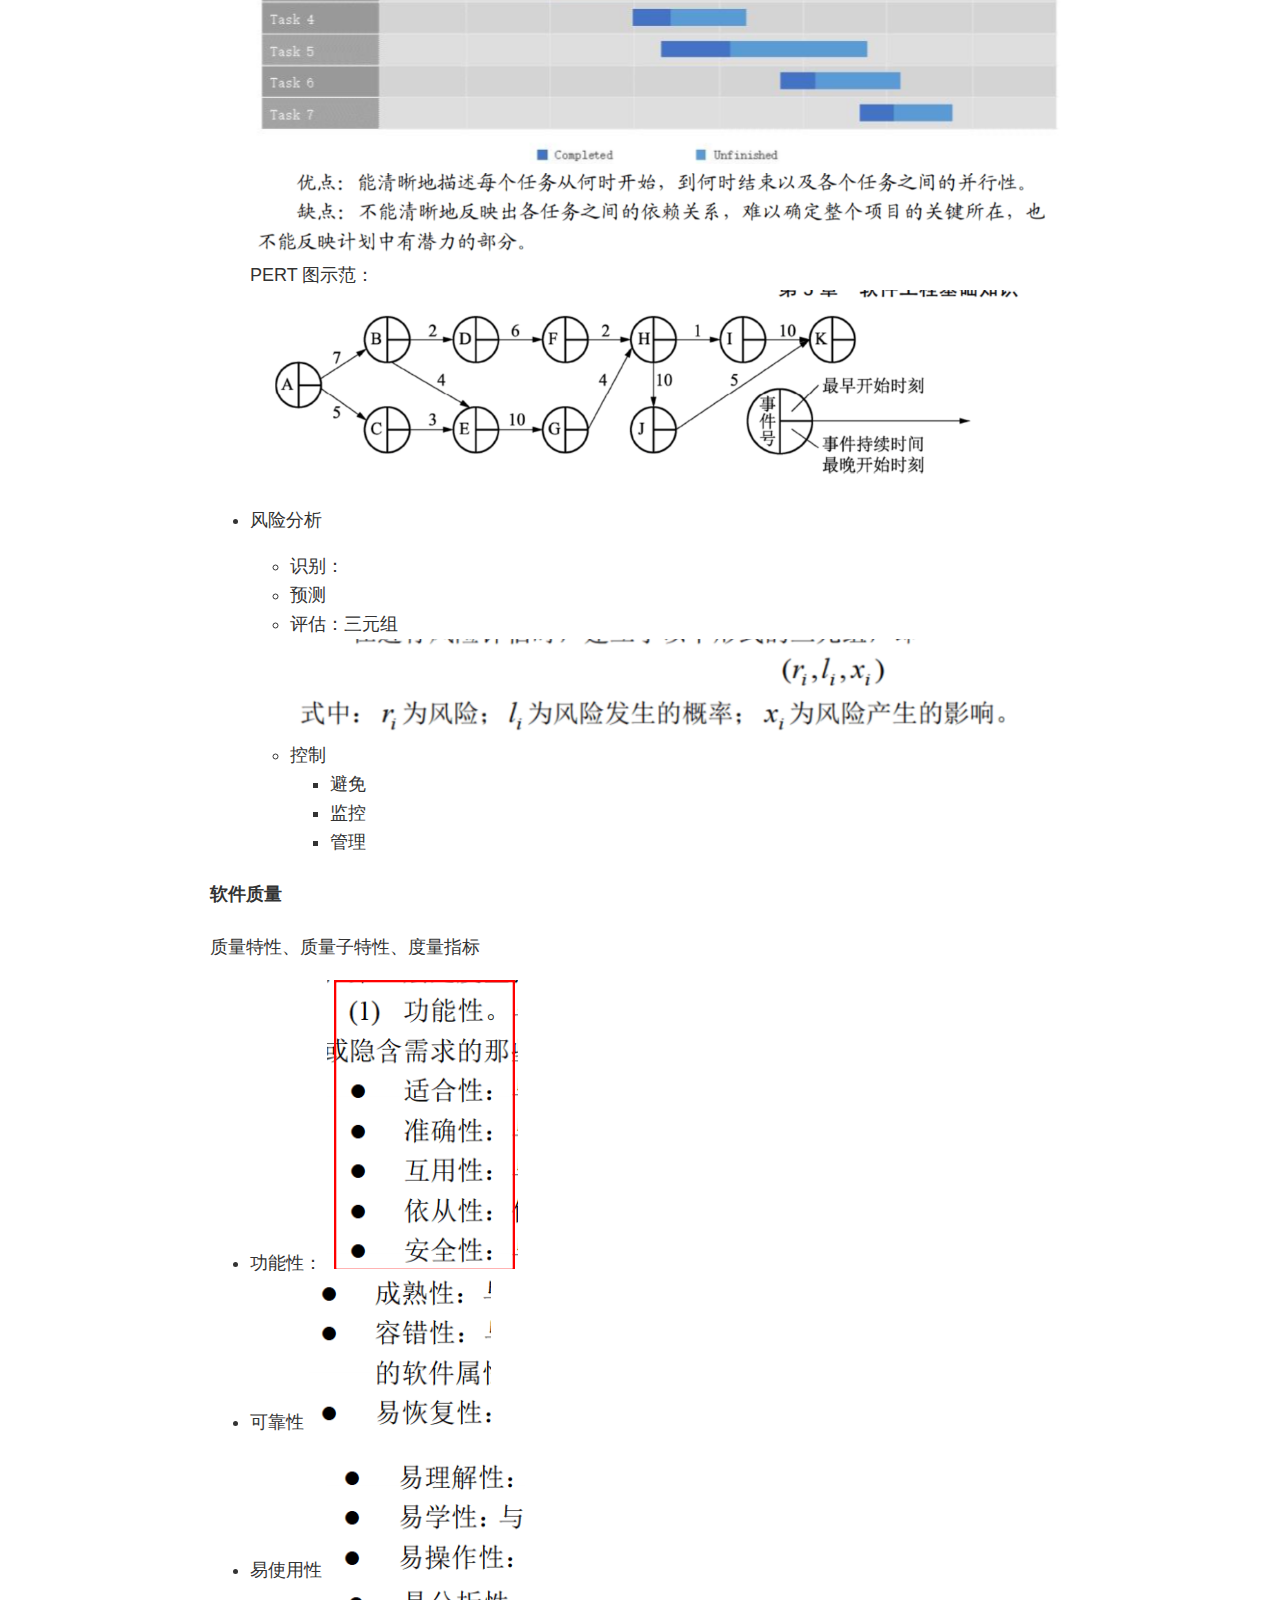
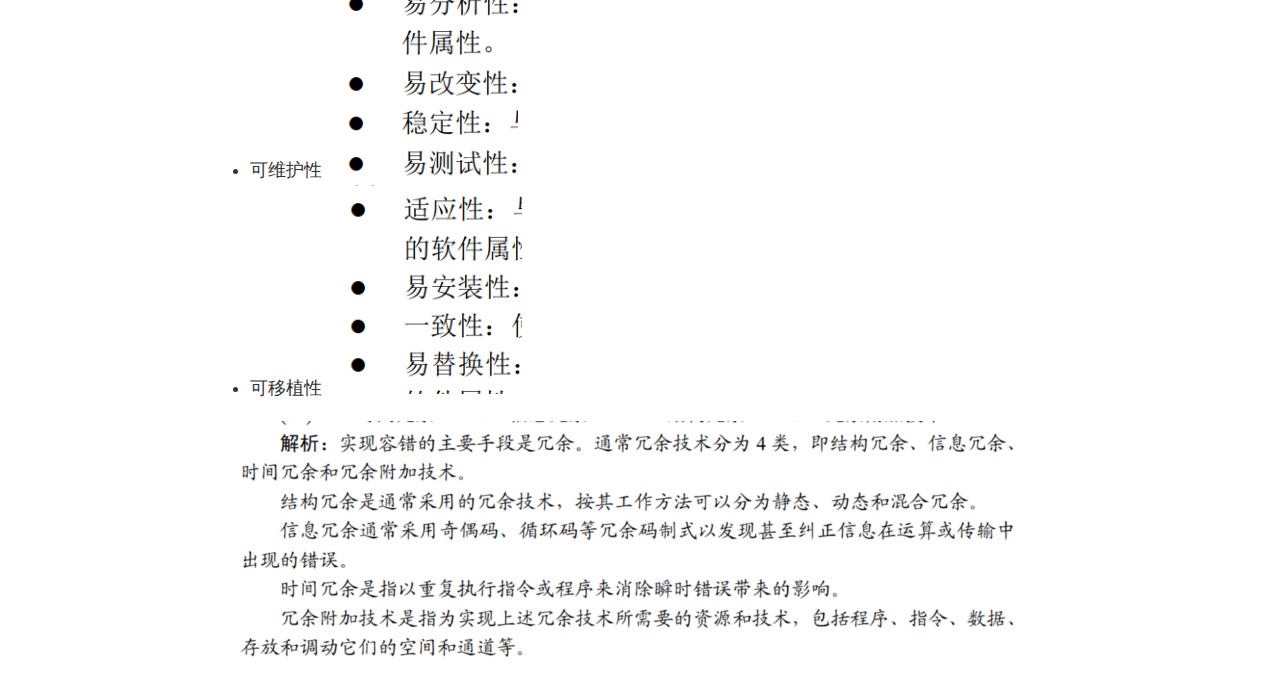
<file: note/software exam/html/SE.html>
<!DOCTYPE html>
<html>
<head>
<title>SE.md</title>
<meta http-equiv="Content-type" content="text/html;charset=UTF-8">

<style>
/*

Arduino® Light Theme - Stefania Mellai <s.mellai@arduino.cc>

*/

.hljs {
  display: block;
  overflow-x: auto;
  padding: 0.5em;
  background: #FFFFFF;
}

.hljs,
.hljs-subst {
  color: #434f54;
}

.hljs-keyword,
.hljs-attribute,
.hljs-selector-tag,
.hljs-doctag,
.hljs-name {
  color: #00979D;
}

.hljs-built_in,
.hljs-literal,
.hljs-bullet,
.hljs-code,
.hljs-addition {
  color: #D35400;
}

.hljs-regexp,
.hljs-symbol,
.hljs-variable,
.hljs-template-variable,
.hljs-link,
.hljs-selector-attr,
.hljs-selector-pseudo {
  color: #00979D;
}

.hljs-type,
.hljs-string,
.hljs-selector-id,
.hljs-selector-class,
.hljs-quote,
.hljs-template-tag,
.hljs-deletion {
  color: #005C5F;
}

.hljs-title,
.hljs-section {
  color: #880000;
  font-weight: bold;
}

.hljs-comment {
  color: rgba(149,165,166,.8);
}

.hljs-meta-keyword {
  color: #728E00;
}

.hljs-meta {
  color: #434f54;
}

.hljs-emphasis {
  font-style: italic;
}

.hljs-strong {
  font-weight: bold;
}

.hljs-function {
  color: #728E00;
}

.hljs-number {
  color: #8A7B52;  
}

</style>

<style>
/*---------------------------------------------------------------------------------------------
 *  Copyright (c) Microsoft Corporation. All rights reserved.
 *  Licensed under the MIT License. See License.txt in the project root for license information.
 *--------------------------------------------------------------------------------------------*/

body {
	font-family:   "HelveticaNeue-Light", sans-serif, "宋体","Segoe WPC", "Segoe UI", "SFUIText-Light","Droid Sans Fallback";
	font-size: 18px;
	padding: 0 12px;
	line-height: 1.6;
	word-wrap: break-word;
	color: #333333;
}

.content-wrapper{
	max-width: 860px;
    margin: 0 auto;
    padding: 0 30px;
}

#code-csp-warning {
	position: fixed;
	top: 0;
	right: 0;
	color: white;
	margin: 16px;
	text-align: center;
	font-size: 12px;
	font-family: sans-serif;
	background-color:#444444;
	cursor: pointer;
	padding: 6px;
	box-shadow: 1px 1px 1px rgba(0,0,0,.25);
}

#code-csp-warning:hover {
	text-decoration: none;
	background-color:#007acc;
	box-shadow: 2px 2px 2px rgba(0,0,0,.25);
}


body.scrollBeyondLastLine {
	margin-bottom: calc(100vh - 22px);
}

body.showEditorSelection .code-line {
	position: relative;
}

body.showEditorSelection .code-active-line:before,
body.showEditorSelection .code-line:hover:before {
	content: "";
	display: block;
	position: absolute;
	top: 0;
	left: -12px;
	height: 100%;
}

body.showEditorSelection li.code-active-line:before,
body.showEditorSelection li.code-line:hover:before {
	left: -30px;
}

.vscode-light.showEditorSelection .code-active-line:before {
	border-left: 3px solid rgba(0, 0, 0, 0.15);
}

.vscode-light.showEditorSelection .code-line:hover:before {
	border-left: 3px solid rgba(0, 0, 0, 0.40);
}

.vscode-dark.showEditorSelection .code-active-line:before {
	border-left: 3px solid rgba(255, 255, 255, 0.4);
}

.vscode-dark.showEditorSelection .code-line:hover:before {
	border-left: 3px solid rgba(255, 255, 255, 0.60);
}

.vscode-high-contrast.showEditorSelection .code-active-line:before {
	border-left: 3px solid rgba(255, 160, 0, 0.7);
}

.vscode-high-contrast.showEditorSelection .code-line:hover:before {
	border-left: 3px solid rgba(255, 160, 0, 1);
}

img {
	max-width: 100%;
	max-height: 100%;
}

a {
	color: #4080D0;
	text-decoration: none;
}

a:focus,
input:focus,
select:focus,
textarea:focus {
	outline: 1px solid -webkit-focus-ring-color;
	outline-offset: -1px;
}

hr {
	border: 0;
	height: 2px;
	border-bottom: 2px solid;
}

h1 {
	padding-bottom: 0.3em;
	line-height: 1.2;
	border-bottom: 1px solid #eee;
}


h2{
	padding-bottom: .3em;
    font-size: 2em;
    line-height: 1.225;
    border-bottom: 1px solid #eee;
}

h3{
	font-size: 1.75em;
    line-height: 1.225;
}

h1, h2, h3 {
	font-weight: bold;
}

h1 code,
h2 code,
h3 code,
h4 code,
h5 code,
h6 code {
	font-size: inherit;
	line-height: auto;
}

a:hover {
	color: #4080D0;
	text-decoration: underline;
}

table {
	border-collapse: collapse;
}

table > thead > tr > th {
	text-align: left;
	border-bottom: 1px solid;
}

table > thead > tr > th,
table > thead > tr > td,
table > tbody > tr > th,
table > tbody > tr > td {
	padding: 5px 10px;
}

table > tbody > tr + tr > td {
	border-top: 1px solid;
}

blockquote {
	margin: 0 7px 0 5px;
	padding: 0 16px 0 10px;
	border-left: 5px solid;
}

code {
	font-family: Menlo, Monaco, Consolas, "Droid Sans Mono", "Courier New", monospace, "Droid Sans Fallback";
	font-size: 14px;
	line-height: 19px;
}

body.wordWrap pre {
	white-space: pre-wrap;
}

.mac code {
	font-size: 12px;
	line-height: 18px;
}

pre:not(.hljs),
pre.hljs code > div {
	padding: 16px;
	border-radius: 3px;
	overflow: auto;
}

/** Theming */

.vscode-light,
.vscode-light pre code {
	color: rgb(30, 30, 30);
}

.vscode-dark,
.vscode-dark pre code {
	color: #DDD;
}

.vscode-high-contrast,
.vscode-high-contrast pre code {
	color: white;
}

.vscode-light code {
	color: #A31515;
}

.vscode-dark code {
	color: #D7BA7D;
}

.vscode-light pre:not(.hljs),
.vscode-light code > div {
	background-color: rgba(220, 220, 220, 0.4);
}

.vscode-dark pre:not(.hljs),
.vscode-dark code > div {
	background-color: rgba(10, 10, 10, 0.4);
}

.vscode-high-contrast pre:not(.hljs),
.vscode-high-contrast code > div {
	background-color: rgb(0, 0, 0);
}

.vscode-high-contrast h1 {
	border-color: rgb(0, 0, 0);
}

.vscode-light table > thead > tr > th {
	border-color: rgba(0, 0, 0, 0.69);
}

.vscode-dark table > thead > tr > th {
	border-color: rgba(255, 255, 255, 0.69);
}

.vscode-light h1,
.vscode-light hr,
.vscode-light table > tbody > tr + tr > td {
	border-color: rgba(0, 0, 0, 0.18);
}

.vscode-dark h1,
.vscode-dark hr,
.vscode-dark table > tbody > tr + tr > td {
	border-color: rgba(255, 255, 255, 0.18);
}

.vscode-light blockquote,
.vscode-dark blockquote {
	background: rgba(127, 127, 127, 0.1);
	border-color: rgba(0, 122, 204, 0.5);
}

.vscode-high-contrast blockquote {
	background: transparent;
	border-color: #fff;
}
</style>

<style>
pre {
	background-color: #f8f8f8;
	border: 1px solid #cccccc;
	border-radius: 3px;
	overflow-x: auto;
	white-space: pre-wrap;
	overflow-wrap: break-word;
}

pre:not(.hljs) {
	padding: 23px;
	line-height: 19px;
}

blockquote {
	background: rgba(127, 127, 127, 0.1);
	border-color: rgba(0, 122, 204, 0.5);
}

.emoji {
	height: 1.4em;
}

/* for inline code */
:not(pre):not(.hljs) > code {
	color: #C9AE75; /* Change the old color so it seems less like an error */
	font-size: inherit;
}

/* Page Break : use <div class="page"/> to insert page break
-------------------------------------------------------- */
.page {
	page-break-after: always;
}

.table-of-contents li{
	list-style-type: initial;
}
</style>

<style>
@font-face{font-family:KaTeX_AMS;font-style:normal;font-weight:400;src:url(fonts/KaTeX_AMS-Regular.woff2) format("woff2"),url(fonts/KaTeX_AMS-Regular.woff) format("woff"),url(fonts/KaTeX_AMS-Regular.ttf) format("truetype")}@font-face{font-family:KaTeX_Caligraphic;font-style:normal;font-weight:700;src:url(fonts/KaTeX_Caligraphic-Bold.woff2) format("woff2"),url(fonts/KaTeX_Caligraphic-Bold.woff) format("woff"),url(fonts/KaTeX_Caligraphic-Bold.ttf) format("truetype")}@font-face{font-family:KaTeX_Caligraphic;font-style:normal;font-weight:400;src:url(fonts/KaTeX_Caligraphic-Regular.woff2) format("woff2"),url(fonts/KaTeX_Caligraphic-Regular.woff) format("woff"),url(fonts/KaTeX_Caligraphic-Regular.ttf) format("truetype")}@font-face{font-family:KaTeX_Fraktur;font-style:normal;font-weight:700;src:url(fonts/KaTeX_Fraktur-Bold.woff2) format("woff2"),url(fonts/KaTeX_Fraktur-Bold.woff) format("woff"),url(fonts/KaTeX_Fraktur-Bold.ttf) format("truetype")}@font-face{font-family:KaTeX_Fraktur;font-style:normal;font-weight:400;src:url(fonts/KaTeX_Fraktur-Regular.woff2) format("woff2"),url(fonts/KaTeX_Fraktur-Regular.woff) format("woff"),url(fonts/KaTeX_Fraktur-Regular.ttf) format("truetype")}@font-face{font-family:KaTeX_Main;font-style:normal;font-weight:700;src:url(fonts/KaTeX_Main-Bold.woff2) format("woff2"),url(fonts/KaTeX_Main-Bold.woff) format("woff"),url(fonts/KaTeX_Main-Bold.ttf) format("truetype")}@font-face{font-family:KaTeX_Main;font-style:italic;font-weight:700;src:url(fonts/KaTeX_Main-BoldItalic.woff2) format("woff2"),url(fonts/KaTeX_Main-BoldItalic.woff) format("woff"),url(fonts/KaTeX_Main-BoldItalic.ttf) format("truetype")}@font-face{font-family:KaTeX_Main;font-style:italic;font-weight:400;src:url(fonts/KaTeX_Main-Italic.woff2) format("woff2"),url(fonts/KaTeX_Main-Italic.woff) format("woff"),url(fonts/KaTeX_Main-Italic.ttf) format("truetype")}@font-face{font-family:KaTeX_Main;font-style:normal;font-weight:400;src:url(fonts/KaTeX_Main-Regular.woff2) format("woff2"),url(fonts/KaTeX_Main-Regular.woff) format("woff"),url(fonts/KaTeX_Main-Regular.ttf) format("truetype")}@font-face{font-family:KaTeX_Math;font-style:italic;font-weight:700;src:url(fonts/KaTeX_Math-BoldItalic.woff2) format("woff2"),url(fonts/KaTeX_Math-BoldItalic.woff) format("woff"),url(fonts/KaTeX_Math-BoldItalic.ttf) format("truetype")}@font-face{font-family:KaTeX_Math;font-style:italic;font-weight:400;src:url(fonts/KaTeX_Math-Italic.woff2) format("woff2"),url(fonts/KaTeX_Math-Italic.woff) format("woff"),url(fonts/KaTeX_Math-Italic.ttf) format("truetype")}@font-face{font-family:"KaTeX_SansSerif";font-style:normal;font-weight:700;src:url(fonts/KaTeX_SansSerif-Bold.woff2) format("woff2"),url(fonts/KaTeX_SansSerif-Bold.woff) format("woff"),url(fonts/KaTeX_SansSerif-Bold.ttf) format("truetype")}@font-face{font-family:"KaTeX_SansSerif";font-style:italic;font-weight:400;src:url(fonts/KaTeX_SansSerif-Italic.woff2) format("woff2"),url(fonts/KaTeX_SansSerif-Italic.woff) format("woff"),url(fonts/KaTeX_SansSerif-Italic.ttf) format("truetype")}@font-face{font-family:"KaTeX_SansSerif";font-style:normal;font-weight:400;src:url(fonts/KaTeX_SansSerif-Regular.woff2) format("woff2"),url(fonts/KaTeX_SansSerif-Regular.woff) format("woff"),url(fonts/KaTeX_SansSerif-Regular.ttf) format("truetype")}@font-face{font-family:KaTeX_Script;font-style:normal;font-weight:400;src:url(fonts/KaTeX_Script-Regular.woff2) format("woff2"),url(fonts/KaTeX_Script-Regular.woff) format("woff"),url(fonts/KaTeX_Script-Regular.ttf) format("truetype")}@font-face{font-family:KaTeX_Size1;font-style:normal;font-weight:400;src:url(fonts/KaTeX_Size1-Regular.woff2) format("woff2"),url(fonts/KaTeX_Size1-Regular.woff) format("woff"),url(fonts/KaTeX_Size1-Regular.ttf) format("truetype")}@font-face{font-family:KaTeX_Size2;font-style:normal;font-weight:400;src:url(fonts/KaTeX_Size2-Regular.woff2) format("woff2"),url(fonts/KaTeX_Size2-Regular.woff) format("woff"),url(fonts/KaTeX_Size2-Regular.ttf) format("truetype")}@font-face{font-family:KaTeX_Size3;font-style:normal;font-weight:400;src:url(fonts/KaTeX_Size3-Regular.woff2) format("woff2"),url(fonts/KaTeX_Size3-Regular.woff) format("woff"),url(fonts/KaTeX_Size3-Regular.ttf) format("truetype")}@font-face{font-family:KaTeX_Size4;font-style:normal;font-weight:400;src:url(fonts/KaTeX_Size4-Regular.woff2) format("woff2"),url(fonts/KaTeX_Size4-Regular.woff) format("woff"),url(fonts/KaTeX_Size4-Regular.ttf) format("truetype")}@font-face{font-family:KaTeX_Typewriter;font-style:normal;font-weight:400;src:url(fonts/KaTeX_Typewriter-Regular.woff2) format("woff2"),url(fonts/KaTeX_Typewriter-Regular.woff) format("woff"),url(fonts/KaTeX_Typewriter-Regular.ttf) format("truetype")}.katex{text-rendering:auto;font:normal 1.21em KaTeX_Main,Times New Roman,serif;line-height:1.2;text-indent:0}.katex *{-ms-high-contrast-adjust:none!important;border-color:currentColor}.katex .katex-version:after{content:"0.16.2"}.katex .katex-mathml{clip:rect(1px,1px,1px,1px);border:0;height:1px;overflow:hidden;padding:0;position:absolute;width:1px}.katex .katex-html>.newline{display:block}.katex .base{position:relative;white-space:nowrap;width:-webkit-min-content;width:-moz-min-content;width:min-content}.katex .base,.katex .strut{display:inline-block}.katex .textbf{font-weight:700}.katex .textit{font-style:italic}.katex .textrm{font-family:KaTeX_Main}.katex .textsf{font-family:KaTeX_SansSerif}.katex .texttt{font-family:KaTeX_Typewriter}.katex .mathnormal{font-family:KaTeX_Math;font-style:italic}.katex .mathit{font-family:KaTeX_Main;font-style:italic}.katex .mathrm{font-style:normal}.katex .mathbf{font-family:KaTeX_Main;font-weight:700}.katex .boldsymbol{font-family:KaTeX_Math;font-style:italic;font-weight:700}.katex .amsrm,.katex .mathbb,.katex .textbb{font-family:KaTeX_AMS}.katex .mathcal{font-family:KaTeX_Caligraphic}.katex .mathfrak,.katex .textfrak{font-family:KaTeX_Fraktur}.katex .mathtt{font-family:KaTeX_Typewriter}.katex .mathscr,.katex .textscr{font-family:KaTeX_Script}.katex .mathsf,.katex .textsf{font-family:KaTeX_SansSerif}.katex .mathboldsf,.katex .textboldsf{font-family:KaTeX_SansSerif;font-weight:700}.katex .mathitsf,.katex .textitsf{font-family:KaTeX_SansSerif;font-style:italic}.katex .mainrm{font-family:KaTeX_Main;font-style:normal}.katex .vlist-t{border-collapse:collapse;display:inline-table;table-layout:fixed}.katex .vlist-r{display:table-row}.katex .vlist{display:table-cell;position:relative;vertical-align:bottom}.katex .vlist>span{display:block;height:0;position:relative}.katex .vlist>span>span{display:inline-block}.katex .vlist>span>.pstrut{overflow:hidden;width:0}.katex .vlist-t2{margin-right:-2px}.katex .vlist-s{display:table-cell;font-size:1px;min-width:2px;vertical-align:bottom;width:2px}.katex .vbox{align-items:baseline;display:inline-flex;flex-direction:column}.katex .hbox{width:100%}.katex .hbox,.katex .thinbox{display:inline-flex;flex-direction:row}.katex .thinbox{max-width:0;width:0}.katex .msupsub{text-align:left}.katex .mfrac>span>span{text-align:center}.katex .mfrac .frac-line{border-bottom-style:solid;display:inline-block;width:100%}.katex .hdashline,.katex .hline,.katex .mfrac .frac-line,.katex .overline .overline-line,.katex .rule,.katex .underline .underline-line{min-height:1px}.katex .mspace{display:inline-block}.katex .clap,.katex .llap,.katex .rlap{position:relative;width:0}.katex .clap>.inner,.katex .llap>.inner,.katex .rlap>.inner{position:absolute}.katex .clap>.fix,.katex .llap>.fix,.katex .rlap>.fix{display:inline-block}.katex .llap>.inner{right:0}.katex .clap>.inner,.katex .rlap>.inner{left:0}.katex .clap>.inner>span{margin-left:-50%;margin-right:50%}.katex .rule{border:0 solid;display:inline-block;position:relative}.katex .hline,.katex .overline .overline-line,.katex .underline .underline-line{border-bottom-style:solid;display:inline-block;width:100%}.katex .hdashline{border-bottom-style:dashed;display:inline-block;width:100%}.katex .sqrt>.root{margin-left:.27777778em;margin-right:-.55555556em}.katex .fontsize-ensurer.reset-size1.size1,.katex .sizing.reset-size1.size1{font-size:1em}.katex .fontsize-ensurer.reset-size1.size2,.katex .sizing.reset-size1.size2{font-size:1.2em}.katex .fontsize-ensurer.reset-size1.size3,.katex .sizing.reset-size1.size3{font-size:1.4em}.katex .fontsize-ensurer.reset-size1.size4,.katex .sizing.reset-size1.size4{font-size:1.6em}.katex .fontsize-ensurer.reset-size1.size5,.katex .sizing.reset-size1.size5{font-size:1.8em}.katex .fontsize-ensurer.reset-size1.size6,.katex .sizing.reset-size1.size6{font-size:2em}.katex .fontsize-ensurer.reset-size1.size7,.katex .sizing.reset-size1.size7{font-size:2.4em}.katex .fontsize-ensurer.reset-size1.size8,.katex .sizing.reset-size1.size8{font-size:2.88em}.katex .fontsize-ensurer.reset-size1.size9,.katex .sizing.reset-size1.size9{font-size:3.456em}.katex .fontsize-ensurer.reset-size1.size10,.katex .sizing.reset-size1.size10{font-size:4.148em}.katex .fontsize-ensurer.reset-size1.size11,.katex .sizing.reset-size1.size11{font-size:4.976em}.katex .fontsize-ensurer.reset-size2.size1,.katex .sizing.reset-size2.size1{font-size:.83333333em}.katex .fontsize-ensurer.reset-size2.size2,.katex .sizing.reset-size2.size2{font-size:1em}.katex .fontsize-ensurer.reset-size2.size3,.katex .sizing.reset-size2.size3{font-size:1.16666667em}.katex .fontsize-ensurer.reset-size2.size4,.katex .sizing.reset-size2.size4{font-size:1.33333333em}.katex .fontsize-ensurer.reset-size2.size5,.katex .sizing.reset-size2.size5{font-size:1.5em}.katex .fontsize-ensurer.reset-size2.size6,.katex .sizing.reset-size2.size6{font-size:1.66666667em}.katex .fontsize-ensurer.reset-size2.size7,.katex .sizing.reset-size2.size7{font-size:2em}.katex .fontsize-ensurer.reset-size2.size8,.katex .sizing.reset-size2.size8{font-size:2.4em}.katex .fontsize-ensurer.reset-size2.size9,.katex .sizing.reset-size2.size9{font-size:2.88em}.katex .fontsize-ensurer.reset-size2.size10,.katex .sizing.reset-size2.size10{font-size:3.45666667em}.katex .fontsize-ensurer.reset-size2.size11,.katex .sizing.reset-size2.size11{font-size:4.14666667em}.katex .fontsize-ensurer.reset-size3.size1,.katex .sizing.reset-size3.size1{font-size:.71428571em}.katex .fontsize-ensurer.reset-size3.size2,.katex .sizing.reset-size3.size2{font-size:.85714286em}.katex .fontsize-ensurer.reset-size3.size3,.katex .sizing.reset-size3.size3{font-size:1em}.katex .fontsize-ensurer.reset-size3.size4,.katex .sizing.reset-size3.size4{font-size:1.14285714em}.katex .fontsize-ensurer.reset-size3.size5,.katex .sizing.reset-size3.size5{font-size:1.28571429em}.katex .fontsize-ensurer.reset-size3.size6,.katex .sizing.reset-size3.size6{font-size:1.42857143em}.katex .fontsize-ensurer.reset-size3.size7,.katex .sizing.reset-size3.size7{font-size:1.71428571em}.katex .fontsize-ensurer.reset-size3.size8,.katex .sizing.reset-size3.size8{font-size:2.05714286em}.katex .fontsize-ensurer.reset-size3.size9,.katex .sizing.reset-size3.size9{font-size:2.46857143em}.katex .fontsize-ensurer.reset-size3.size10,.katex .sizing.reset-size3.size10{font-size:2.96285714em}.katex .fontsize-ensurer.reset-size3.size11,.katex .sizing.reset-size3.size11{font-size:3.55428571em}.katex .fontsize-ensurer.reset-size4.size1,.katex .sizing.reset-size4.size1{font-size:.625em}.katex .fontsize-ensurer.reset-size4.size2,.katex .sizing.reset-size4.size2{font-size:.75em}.katex .fontsize-ensurer.reset-size4.size3,.katex .sizing.reset-size4.size3{font-size:.875em}.katex .fontsize-ensurer.reset-size4.size4,.katex .sizing.reset-size4.size4{font-size:1em}.katex .fontsize-ensurer.reset-size4.size5,.katex .sizing.reset-size4.size5{font-size:1.125em}.katex .fontsize-ensurer.reset-size4.size6,.katex .sizing.reset-size4.size6{font-size:1.25em}.katex .fontsize-ensurer.reset-size4.size7,.katex .sizing.reset-size4.size7{font-size:1.5em}.katex .fontsize-ensurer.reset-size4.size8,.katex .sizing.reset-size4.size8{font-size:1.8em}.katex .fontsize-ensurer.reset-size4.size9,.katex .sizing.reset-size4.size9{font-size:2.16em}.katex .fontsize-ensurer.reset-size4.size10,.katex .sizing.reset-size4.size10{font-size:2.5925em}.katex .fontsize-ensurer.reset-size4.size11,.katex .sizing.reset-size4.size11{font-size:3.11em}.katex .fontsize-ensurer.reset-size5.size1,.katex .sizing.reset-size5.size1{font-size:.55555556em}.katex .fontsize-ensurer.reset-size5.size2,.katex .sizing.reset-size5.size2{font-size:.66666667em}.katex .fontsize-ensurer.reset-size5.size3,.katex .sizing.reset-size5.size3{font-size:.77777778em}.katex .fontsize-ensurer.reset-size5.size4,.katex .sizing.reset-size5.size4{font-size:.88888889em}.katex .fontsize-ensurer.reset-size5.size5,.katex .sizing.reset-size5.size5{font-size:1em}.katex .fontsize-ensurer.reset-size5.size6,.katex .sizing.reset-size5.size6{font-size:1.11111111em}.katex .fontsize-ensurer.reset-size5.size7,.katex .sizing.reset-size5.size7{font-size:1.33333333em}.katex .fontsize-ensurer.reset-size5.size8,.katex .sizing.reset-size5.size8{font-size:1.6em}.katex .fontsize-ensurer.reset-size5.size9,.katex .sizing.reset-size5.size9{font-size:1.92em}.katex .fontsize-ensurer.reset-size5.size10,.katex .sizing.reset-size5.size10{font-size:2.30444444em}.katex .fontsize-ensurer.reset-size5.size11,.katex .sizing.reset-size5.size11{font-size:2.76444444em}.katex .fontsize-ensurer.reset-size6.size1,.katex .sizing.reset-size6.size1{font-size:.5em}.katex .fontsize-ensurer.reset-size6.size2,.katex .sizing.reset-size6.size2{font-size:.6em}.katex .fontsize-ensurer.reset-size6.size3,.katex .sizing.reset-size6.size3{font-size:.7em}.katex .fontsize-ensurer.reset-size6.size4,.katex .sizing.reset-size6.size4{font-size:.8em}.katex .fontsize-ensurer.reset-size6.size5,.katex .sizing.reset-size6.size5{font-size:.9em}.katex .fontsize-ensurer.reset-size6.size6,.katex .sizing.reset-size6.size6{font-size:1em}.katex .fontsize-ensurer.reset-size6.size7,.katex .sizing.reset-size6.size7{font-size:1.2em}.katex .fontsize-ensurer.reset-size6.size8,.katex .sizing.reset-size6.size8{font-size:1.44em}.katex .fontsize-ensurer.reset-size6.size9,.katex .sizing.reset-size6.size9{font-size:1.728em}.katex .fontsize-ensurer.reset-size6.size10,.katex .sizing.reset-size6.size10{font-size:2.074em}.katex .fontsize-ensurer.reset-size6.size11,.katex .sizing.reset-size6.size11{font-size:2.488em}.katex .fontsize-ensurer.reset-size7.size1,.katex .sizing.reset-size7.size1{font-size:.41666667em}.katex .fontsize-ensurer.reset-size7.size2,.katex .sizing.reset-size7.size2{font-size:.5em}.katex .fontsize-ensurer.reset-size7.size3,.katex .sizing.reset-size7.size3{font-size:.58333333em}.katex .fontsize-ensurer.reset-size7.size4,.katex .sizing.reset-size7.size4{font-size:.66666667em}.katex .fontsize-ensurer.reset-size7.size5,.katex .sizing.reset-size7.size5{font-size:.75em}.katex .fontsize-ensurer.reset-size7.size6,.katex .sizing.reset-size7.size6{font-size:.83333333em}.katex .fontsize-ensurer.reset-size7.size7,.katex .sizing.reset-size7.size7{font-size:1em}.katex .fontsize-ensurer.reset-size7.size8,.katex .sizing.reset-size7.size8{font-size:1.2em}.katex .fontsize-ensurer.reset-size7.size9,.katex .sizing.reset-size7.size9{font-size:1.44em}.katex .fontsize-ensurer.reset-size7.size10,.katex .sizing.reset-size7.size10{font-size:1.72833333em}.katex .fontsize-ensurer.reset-size7.size11,.katex .sizing.reset-size7.size11{font-size:2.07333333em}.katex .fontsize-ensurer.reset-size8.size1,.katex .sizing.reset-size8.size1{font-size:.34722222em}.katex .fontsize-ensurer.reset-size8.size2,.katex .sizing.reset-size8.size2{font-size:.41666667em}.katex .fontsize-ensurer.reset-size8.size3,.katex .sizing.reset-size8.size3{font-size:.48611111em}.katex .fontsize-ensurer.reset-size8.size4,.katex .sizing.reset-size8.size4{font-size:.55555556em}.katex .fontsize-ensurer.reset-size8.size5,.katex .sizing.reset-size8.size5{font-size:.625em}.katex .fontsize-ensurer.reset-size8.size6,.katex .sizing.reset-size8.size6{font-size:.69444444em}.katex .fontsize-ensurer.reset-size8.size7,.katex .sizing.reset-size8.size7{font-size:.83333333em}.katex .fontsize-ensurer.reset-size8.size8,.katex .sizing.reset-size8.size8{font-size:1em}.katex .fontsize-ensurer.reset-size8.size9,.katex .sizing.reset-size8.size9{font-size:1.2em}.katex .fontsize-ensurer.reset-size8.size10,.katex .sizing.reset-size8.size10{font-size:1.44027778em}.katex .fontsize-ensurer.reset-size8.size11,.katex .sizing.reset-size8.size11{font-size:1.72777778em}.katex .fontsize-ensurer.reset-size9.size1,.katex .sizing.reset-size9.size1{font-size:.28935185em}.katex .fontsize-ensurer.reset-size9.size2,.katex .sizing.reset-size9.size2{font-size:.34722222em}.katex .fontsize-ensurer.reset-size9.size3,.katex .sizing.reset-size9.size3{font-size:.40509259em}.katex .fontsize-ensurer.reset-size9.size4,.katex .sizing.reset-size9.size4{font-size:.46296296em}.katex .fontsize-ensurer.reset-size9.size5,.katex .sizing.reset-size9.size5{font-size:.52083333em}.katex .fontsize-ensurer.reset-size9.size6,.katex .sizing.reset-size9.size6{font-size:.5787037em}.katex .fontsize-ensurer.reset-size9.size7,.katex .sizing.reset-size9.size7{font-size:.69444444em}.katex .fontsize-ensurer.reset-size9.size8,.katex .sizing.reset-size9.size8{font-size:.83333333em}.katex .fontsize-ensurer.reset-size9.size9,.katex .sizing.reset-size9.size9{font-size:1em}.katex .fontsize-ensurer.reset-size9.size10,.katex .sizing.reset-size9.size10{font-size:1.20023148em}.katex .fontsize-ensurer.reset-size9.size11,.katex .sizing.reset-size9.size11{font-size:1.43981481em}.katex .fontsize-ensurer.reset-size10.size1,.katex .sizing.reset-size10.size1{font-size:.24108004em}.katex .fontsize-ensurer.reset-size10.size2,.katex .sizing.reset-size10.size2{font-size:.28929605em}.katex .fontsize-ensurer.reset-size10.size3,.katex .sizing.reset-size10.size3{font-size:.33751205em}.katex .fontsize-ensurer.reset-size10.size4,.katex .sizing.reset-size10.size4{font-size:.38572806em}.katex .fontsize-ensurer.reset-size10.size5,.katex .sizing.reset-size10.size5{font-size:.43394407em}.katex .fontsize-ensurer.reset-size10.size6,.katex .sizing.reset-size10.size6{font-size:.48216008em}.katex .fontsize-ensurer.reset-size10.size7,.katex .sizing.reset-size10.size7{font-size:.57859209em}.katex .fontsize-ensurer.reset-size10.size8,.katex .sizing.reset-size10.size8{font-size:.69431051em}.katex .fontsize-ensurer.reset-size10.size9,.katex .sizing.reset-size10.size9{font-size:.83317261em}.katex .fontsize-ensurer.reset-size10.size10,.katex .sizing.reset-size10.size10{font-size:1em}.katex .fontsize-ensurer.reset-size10.size11,.katex .sizing.reset-size10.size11{font-size:1.19961427em}.katex .fontsize-ensurer.reset-size11.size1,.katex .sizing.reset-size11.size1{font-size:.20096463em}.katex .fontsize-ensurer.reset-size11.size2,.katex .sizing.reset-size11.size2{font-size:.24115756em}.katex .fontsize-ensurer.reset-size11.size3,.katex .sizing.reset-size11.size3{font-size:.28135048em}.katex .fontsize-ensurer.reset-size11.size4,.katex .sizing.reset-size11.size4{font-size:.32154341em}.katex .fontsize-ensurer.reset-size11.size5,.katex .sizing.reset-size11.size5{font-size:.36173633em}.katex .fontsize-ensurer.reset-size11.size6,.katex .sizing.reset-size11.size6{font-size:.40192926em}.katex .fontsize-ensurer.reset-size11.size7,.katex .sizing.reset-size11.size7{font-size:.48231511em}.katex .fontsize-ensurer.reset-size11.size8,.katex .sizing.reset-size11.size8{font-size:.57877814em}.katex .fontsize-ensurer.reset-size11.size9,.katex .sizing.reset-size11.size9{font-size:.69453376em}.katex .fontsize-ensurer.reset-size11.size10,.katex .sizing.reset-size11.size10{font-size:.83360129em}.katex .fontsize-ensurer.reset-size11.size11,.katex .sizing.reset-size11.size11{font-size:1em}.katex .delimsizing.size1{font-family:KaTeX_Size1}.katex .delimsizing.size2{font-family:KaTeX_Size2}.katex .delimsizing.size3{font-family:KaTeX_Size3}.katex .delimsizing.size4{font-family:KaTeX_Size4}.katex .delimsizing.mult .delim-size1>span{font-family:KaTeX_Size1}.katex .delimsizing.mult .delim-size4>span{font-family:KaTeX_Size4}.katex .nulldelimiter{display:inline-block;width:.12em}.katex .delimcenter,.katex .op-symbol{position:relative}.katex .op-symbol.small-op{font-family:KaTeX_Size1}.katex .op-symbol.large-op{font-family:KaTeX_Size2}.katex .accent>.vlist-t,.katex .op-limits>.vlist-t{text-align:center}.katex .accent .accent-body{position:relative}.katex .accent .accent-body:not(.accent-full){width:0}.katex .overlay{display:block}.katex .mtable .vertical-separator{display:inline-block;min-width:1px}.katex .mtable .arraycolsep{display:inline-block}.katex .mtable .col-align-c>.vlist-t{text-align:center}.katex .mtable .col-align-l>.vlist-t{text-align:left}.katex .mtable .col-align-r>.vlist-t{text-align:right}.katex .svg-align{text-align:left}.katex svg{fill:currentColor;stroke:currentColor;fill-rule:nonzero;fill-opacity:1;stroke-width:1;stroke-linecap:butt;stroke-linejoin:miter;stroke-miterlimit:4;stroke-dasharray:none;stroke-dashoffset:0;stroke-opacity:1;display:block;height:inherit;position:absolute;width:100%}.katex svg path{stroke:none}.katex img{border-style:none;max-height:none;max-width:none;min-height:0;min-width:0}.katex .stretchy{display:block;overflow:hidden;position:relative;width:100%}.katex .stretchy:after,.katex .stretchy:before{content:""}.katex .hide-tail{overflow:hidden;position:relative;width:100%}.katex .halfarrow-left{left:0;overflow:hidden;position:absolute;width:50.2%}.katex .halfarrow-right{overflow:hidden;position:absolute;right:0;width:50.2%}.katex .brace-left{left:0;overflow:hidden;position:absolute;width:25.1%}.katex .brace-center{left:25%;overflow:hidden;position:absolute;width:50%}.katex .brace-right{overflow:hidden;position:absolute;right:0;width:25.1%}.katex .x-arrow-pad{padding:0 .5em}.katex .cd-arrow-pad{padding:0 .55556em 0 .27778em}.katex .mover,.katex .munder,.katex .x-arrow{text-align:center}.katex .boxpad{padding:0 .3em}.katex .fbox,.katex .fcolorbox{border:.04em solid;box-sizing:border-box}.katex .cancel-pad{padding:0 .2em}.katex .cancel-lap{margin-left:-.2em;margin-right:-.2em}.katex .sout{border-bottom-style:solid;border-bottom-width:.08em}.katex .angl{border-right:.049em solid;border-top:.049em solid;box-sizing:border-box;margin-right:.03889em}.katex .anglpad{padding:0 .03889em}.katex .eqn-num:before{content:"(" counter(katexEqnNo) ")";counter-increment:katexEqnNo}.katex .mml-eqn-num:before{content:"(" counter(mmlEqnNo) ")";counter-increment:mmlEqnNo}.katex .mtr-glue{width:50%}.katex .cd-vert-arrow{display:inline-block;position:relative}.katex .cd-label-left{display:inline-block;position:absolute;right:calc(50% + .3em);text-align:left}.katex .cd-label-right{display:inline-block;left:calc(50% + .3em);position:absolute;text-align:right}.katex-display{display:block;margin:1em 0;text-align:center}.katex-display>.katex{display:block;text-align:center;white-space:nowrap}.katex-display>.katex>.katex-html{display:block;position:relative}.katex-display>.katex>.katex-html>.tag{position:absolute;right:0}.katex-display.leqno>.katex>.katex-html>.tag{left:0;right:auto}.katex-display.fleqn>.katex{padding-left:2em;text-align:left}body{counter-reset:katexEqnNo mmlEqnNo}

</style>

</head>
<body>
    <div class="content-wrapper">
        <h3 id="%E8%BD%AF%E4%BB%B6%E5%B7%A5%E7%A8%8B" tabindex="-1">软件工程</h3>
<p>三大要素</p>
<h4 id="%E6%96%B9%E6%B3%95" tabindex="-1">方法</h4>
<ul>
<li>生命周期
<ul>
<li>可行性分析与项目开发计划</li>
<li>需求分析</li>
<li>概要设计：模块、模块调用关系、数据库</li>
<li>详细设计：详细过程描述</li>
<li>编码</li>
<li>测试</li>
<li>维护</li>
</ul>
</li>
</ul>
<h4 id="%E5%B7%A5%E5%85%B7" tabindex="-1">工具</h4>
<h4 id="%E8%BF%87%E7%A8%8B%E6%A8%A1%E5%9E%8B" tabindex="-1">过程模型</h4>
<p>面向过程</p>
<ul>
<li>瀑布：周期阶段固定顺序开发，不适合超大规模</li>
<li>演化：需求不清晰，demo 上改
<ul>
<li>原型</li>
<li>螺旋：瀑布+演化，考虑风险</li>
</ul>
</li>
</ul>
<p>面向对象</p>
<ul>
<li>增量：需求分段，分别开发，先构建核心产品，首次交付时间少，成本低</li>
<li>喷泉：用户需求为动力，迭代无间隙</li>
<li>构件：同<strong>演化</strong>，需要预先打包的架构，既可以面向对象，也可以面向过程</li>
<li>形式化：严格数学基础开发</li>
<li>统一：风险和需求驱动，架构为中心，迭代并增量
<ul>
<li>初始：目标</li>
<li>精化：架构</li>
<li>构建：功能</li>
<li>移交：交付</li>
</ul>
</li>
<li>敏捷：早且<strong>有价值</strong>的交付
<ul>
<li>XP</li>
<li>水晶</li>
</ul>
</li>
<li>敏捷统一：初始- 精化-构建-转换</li>
</ul>
<p>面向数据结构</p>
<ul>
<li>Jackson：数据结构驱动，小规模</li>
<li>结构化：数据处理领域</li>
</ul>
<h4 id="%E7%B3%BB%E7%BB%9F%E5%BC%80%E5%8F%91" tabindex="-1">系统开发</h4>
<ul>
<li>耦合
内容&gt;公共&gt;外部&gt;控制&gt;数据&gt;非直接</li>
<li>内聚
功能&gt;顺序&gt;通信&gt;过程&gt;时间&gt;逻辑&gt;偶然
<img src="image/SoftwareExam/1716445149764.png" alt="1716445149764"></li>
</ul>
<h4 id="%E7%B3%BB%E7%BB%9F%E6%B5%8B%E8%AF%95" tabindex="-1">系统测试</h4>
<ul>
<li>白盒测试
<ul>
<li>条件覆盖：条件覆盖要求确保每个判定中的每个条件的所有可能结果（真或假）都<strong>至少发生一次</strong>（更严格）</li>
<li>判定覆盖：（分支覆盖）判定覆盖要求确保程序中的<strong>每个判定（即 if 语句）的每种可能结果（真或假）都至少发生一次</strong>。在这个例子中，我们需要两个测试用例来覆盖 if 语句的“真”和“假”分支。</li>
</ul>
</li>
</ul>
<p><img src="image/SoftwareExam/1716445678398.png" alt="1716445678398">
<img src="image/SoftwareExam/1716445744960.png" alt="1716445744960">
<img src="image/SoftwareExam/1716446543429.png" alt="1716446543429">
环路复杂度：v(G)=有向弧数-节点数+2=环路数+1</p>
<h4 id="%E8%BD%AF%E4%BB%B6%E9%A1%B9%E7%9B%AE%E7%AE%A1%E7%90%86" tabindex="-1">软件项目管理</h4>
<ul>
<li>
<p>成本
<img src="image/SoftwareExam/1716450603337.png" alt="1716450603337">
COCOMOII
<img src="image/SoftwareExam/1716468381634.png" alt="1716468381634"></p>
</li>
<li>
<p>进度管理
<img src="image/SoftwareExam/1716450061434.png" alt="1716450061434">
<img src="image/SoftwareExam/1716450398174.png" alt="1716450398174">
PERT 图示范：
<img src="image/SoftwareExam/1716450142845.png" alt="1716450142845"></p>
</li>
<li>
<p>风险分析</p>
<ul>
<li>识别：</li>
<li>预测</li>
<li>评估：三元组
<img src="image/SoftwareExam/1716450273315.png" alt="1716450273315"></li>
<li>控制
<ul>
<li>避免</li>
<li>监控</li>
<li>管理</li>
</ul>
</li>
</ul>
</li>
</ul>
<h4 id="%E8%BD%AF%E4%BB%B6%E8%B4%A8%E9%87%8F" tabindex="-1">软件质量</h4>
<p>质量特性、质量子特性、度量指标</p>
<ul>
<li>功能性：
<img src="image/SoftwareExam/1716640375283.png" alt="1716640375283"></li>
<li>可靠性
<img src="image/SoftwareExam/1716640499676.png" alt="1716640499676"></li>
<li>易使用性
<img src="image/SoftwareExam/1716640470514.png" alt="1716640470514"></li>
<li>可维护性
<img src="image/SoftwareExam/1716640563288.png" alt="1716640563288"></li>
<li>可移植性
<img src="image/SoftwareExam/1716640548774.png" alt="1716640548774"></li>
</ul>
<p><img src="image/SoftwareExam/1716450896220.png" alt="1716450896220"></p>

    </div>
</body>
</html>
</file>
